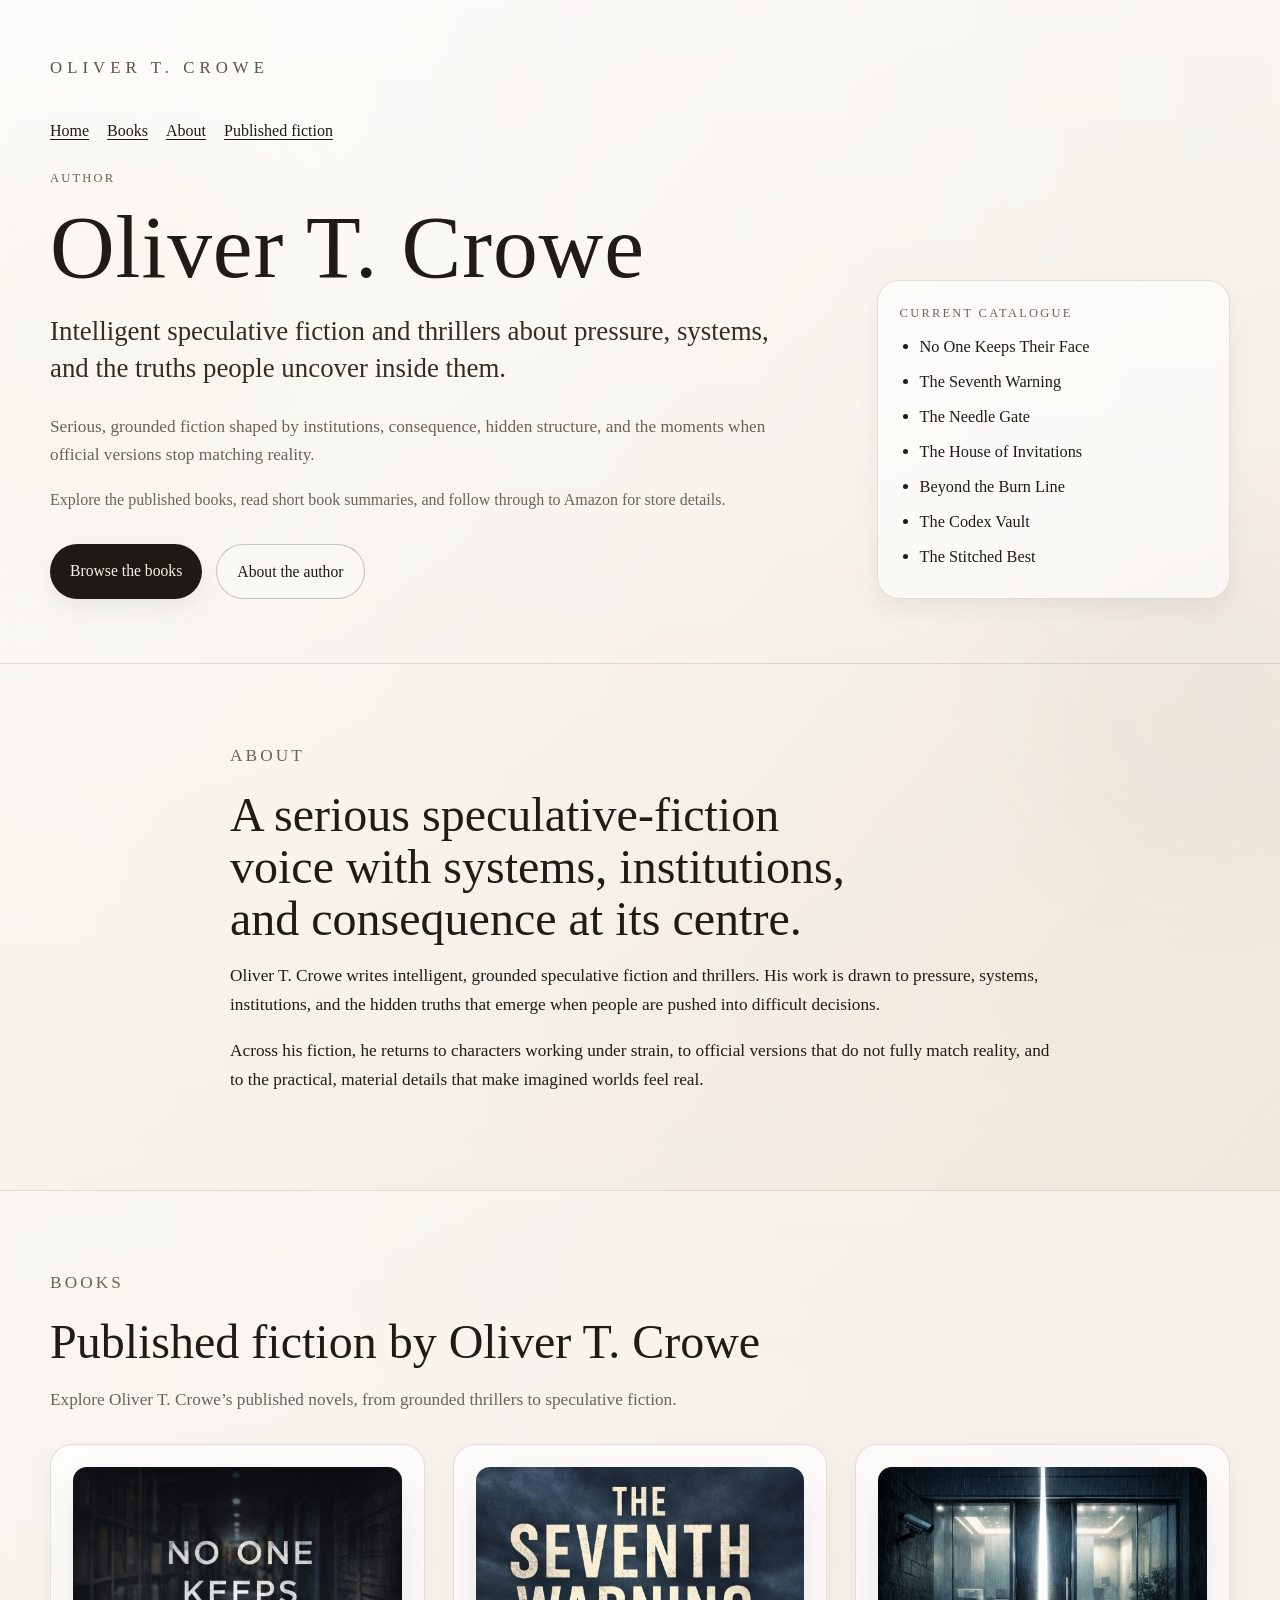
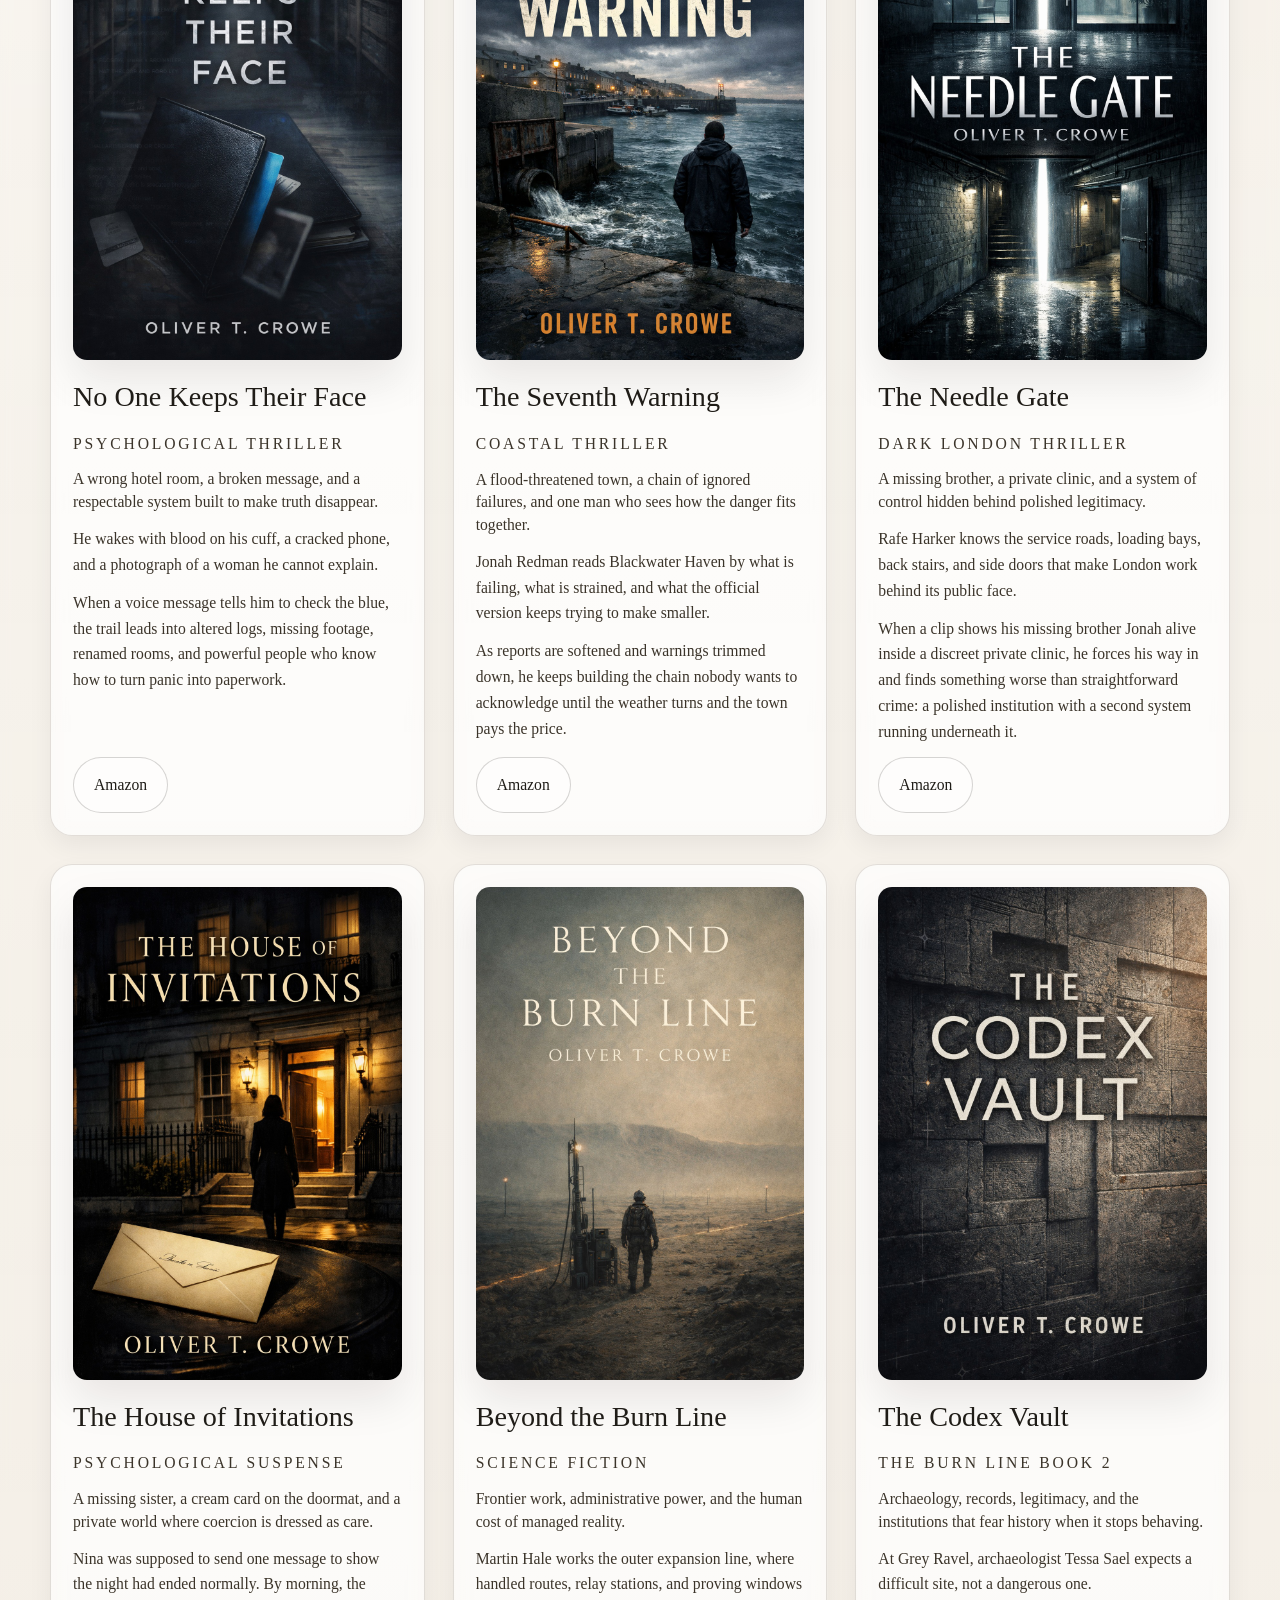
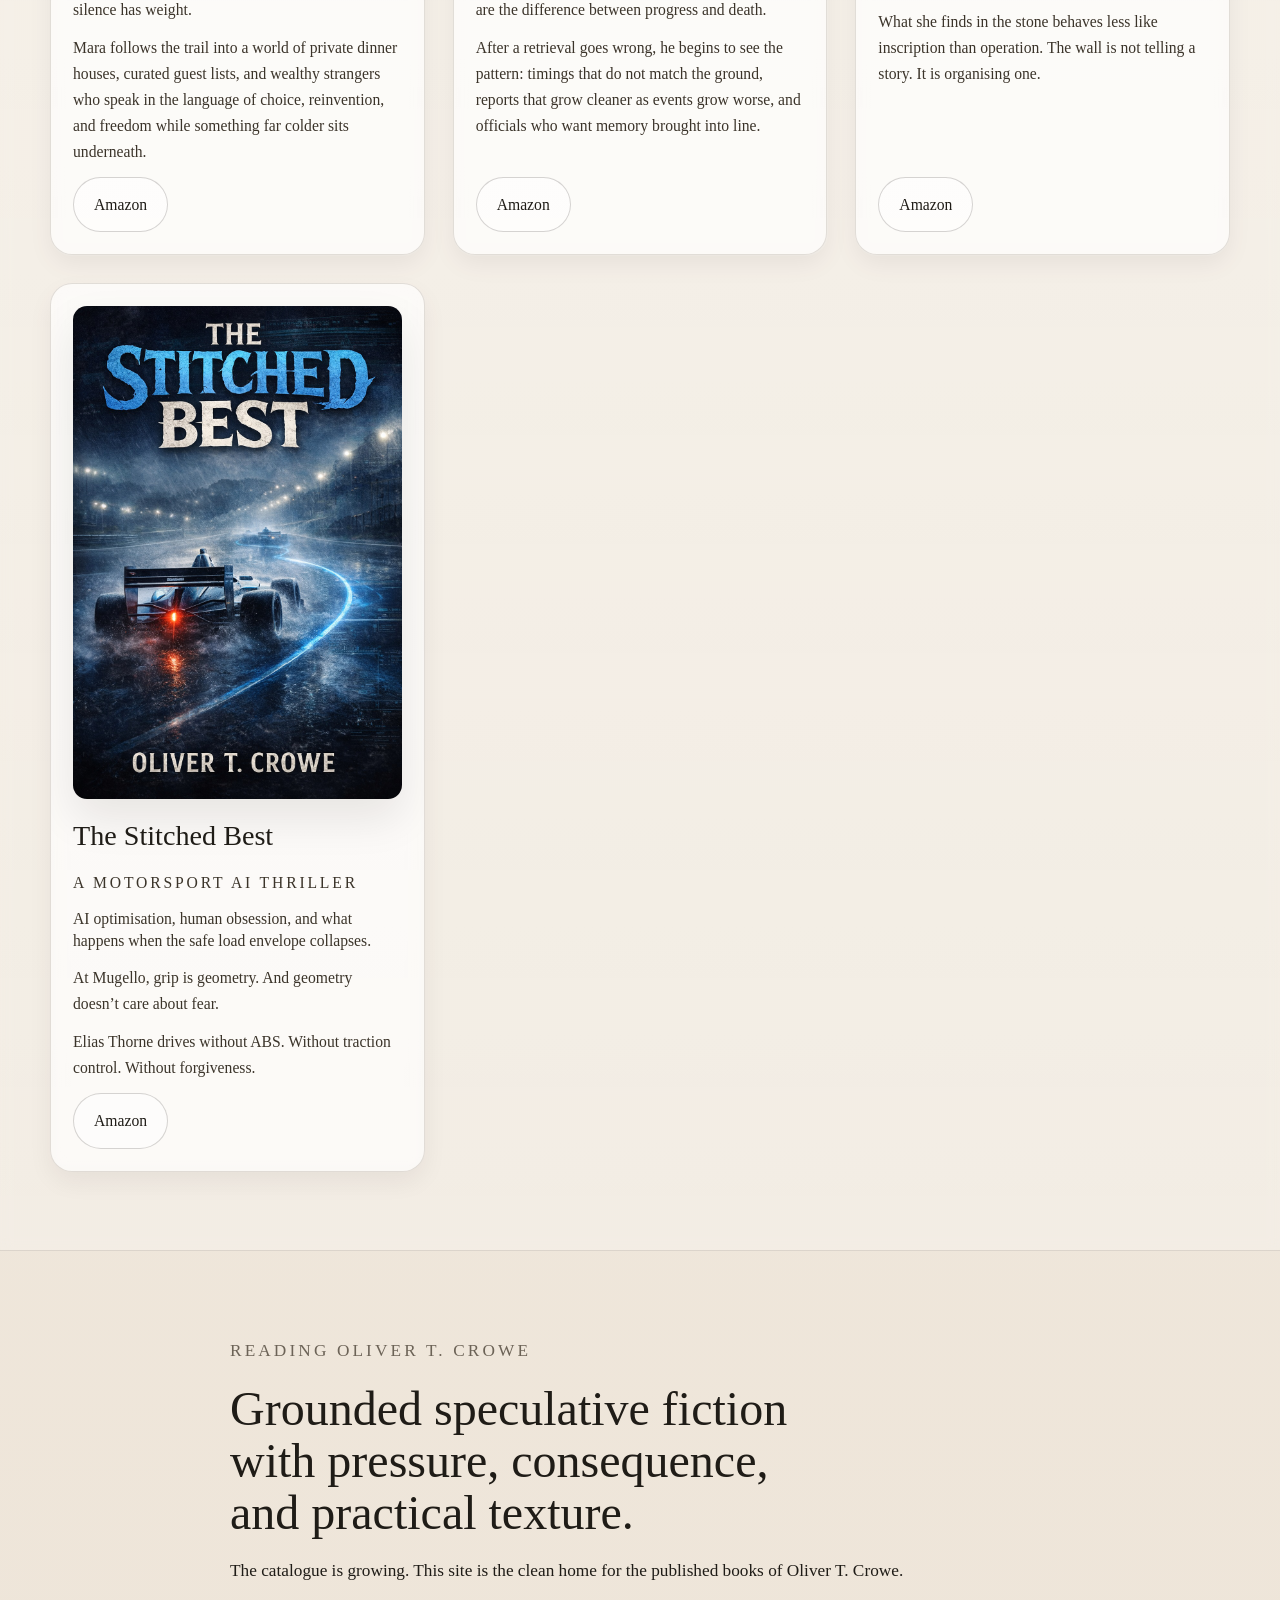
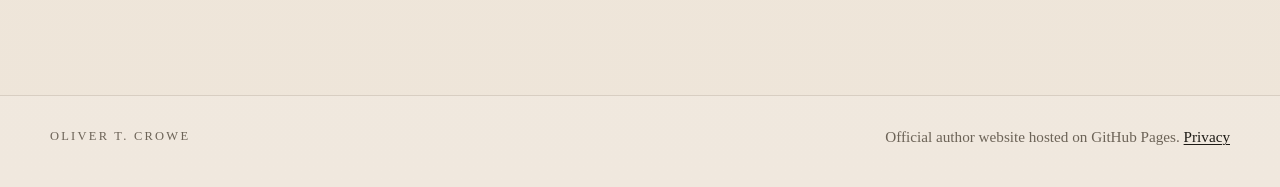
<file: index.html>
<!DOCTYPE html>
<html lang="en-GB">
<head>
  <meta charset="UTF-8">
  <meta name="viewport" content="width=device-width, initial-scale=1.0">
  <title>Oliver T. Crowe | Official author website</title>
  <meta name="description" content="Official author website for Oliver T. Crowe, featuring speculative fiction and thrillers including No One Keeps Their Face, The Seventh Warning, The Needle Gate, The House of Invitations, Beyond the Burn Line, The Codex Vault, and The Stitched Best.">
  <meta name="author" content="Oliver T. Crowe">
  <meta name="robots" content="index, follow, max-image-preview:large">
  <meta name="theme-color" content="#f4efe6">
  <link rel="canonical" href="https://uthrofazeroth.github.io/">
  <link rel="icon" type="image/svg+xml" href="favicon.svg">
  <link rel="manifest" href="/site.webmanifest">
  <link rel="alternate" type="text/plain" href="/llms.txt" title="LLMs.txt">
  <link rel="alternate" type="text/plain" href="/llms-full.txt" title="LLMs full notes">
  <meta name="format-detection" content="telephone=no">
  <link rel="shortcut icon" href="favicon.svg">
  <meta property="og:type" content="website">
  <meta property="og:title" content="Oliver T. Crowe | Official Author Website">
  <meta property="og:description" content="Speculative fiction and thrillers shaped by pressure, systems, institutions, and the truths people uncover inside them.">
  <meta property="og:url" content="https://uthrofazeroth.github.io/">
  <meta property="og:site_name" content="Oliver T. Crowe">
  <meta property="og:image" content="https://uthrofazeroth.github.io/No%20one%20keeps%20their%20face%20ebook%20cover.jpg">
  <meta property="og:image:alt" content="No One Keeps Their Face cover by Oliver T. Crowe">
  <meta property="og:locale" content="en_GB">
  <meta name="twitter:card" content="summary_large_image">
  <meta name="twitter:title" content="Oliver T. Crowe | Official Author Website">
  <meta name="twitter:description" content="Official author website for Oliver T. Crowe and his published books, including No One Keeps Their Face.">
  <meta name="twitter:image" content="https://uthrofazeroth.github.io/No%20one%20keeps%20their%20face%20ebook%20cover.jpg">
  <meta name="twitter:image:alt" content="No One Keeps Their Face cover by Oliver T. Crowe">
  <link rel="stylesheet" href="style.css">
  <script type="application/ld+json">
{
  "@context": "https://schema.org",
  "@graph": [
    {
      "@type": "WebSite",
      "@id": "https://uthrofazeroth.github.io/#website",
      "url": "https://uthrofazeroth.github.io/",
      "name": "Oliver T. Crowe",
      "description": "Official author website for Oliver T. Crowe.",
      "inLanguage": "en-GB",
      "publisher": {
        "@id": "https://uthrofazeroth.github.io/#person"
      },
      "potentialAction": {
        "@type": "SearchAction",
        "target": "https://uthrofazeroth.github.io/books/",
        "query-input": "required name=search_term_string"
      },
      "hasPart": [
        {
          "@id": "https://uthrofazeroth.github.io/books/#webpage"
        },
        {
          "@id": "https://uthrofazeroth.github.io/books/the-seventh-warning.html#book"
        },
        {
          "@id": "https://uthrofazeroth.github.io/books/no-one-keeps-their-face.html#book"
        },
        {
          "@id": "https://uthrofazeroth.github.io/about/#webpage"
        },
        {
          "@id": "https://uthrofazeroth.github.io/privacy/#webpage"
        }
      ]
    },
    {
      "@type": "WebPage",
      "@id": "https://uthrofazeroth.github.io/#webpage",
      "url": "https://uthrofazeroth.github.io/",
      "name": "Oliver T. Crowe | Official Author Website",
      "isPartOf": {
        "@id": "https://uthrofazeroth.github.io/#website"
      },
      "about": {
        "@id": "https://uthrofazeroth.github.io/#person"
      },
      "description": "Official author website for Oliver T. Crowe and his published books, including No One Keeps Their Face.",
      "inLanguage": "en-GB",
      "primaryImageOfPage": {
        "@type": "ImageObject",
        "url": "https://uthrofazeroth.github.io/No%20one%20keeps%20their%20face%20ebook%20cover.jpg"
      },
      "breadcrumb": {
        "@id": "https://uthrofazeroth.github.io/#breadcrumb"
      },
      "mainEntity": {
        "@id": "https://uthrofazeroth.github.io/#person"
      }
    },
    {
      "@type": "BreadcrumbList",
      "@id": "https://uthrofazeroth.github.io/#breadcrumb",
      "itemListElement": [
        {
          "@type": "ListItem",
          "position": 1,
          "name": "Home",
          "item": "https://uthrofazeroth.github.io/"
        }
      ]
    },
    {
      "@type": "Person",
      "@id": "https://uthrofazeroth.github.io/#person",
      "name": "Oliver T. Crowe",
      "url": "https://uthrofazeroth.github.io/",
      "mainEntityOfPage": "https://uthrofazeroth.github.io/about/",
      "description": "Oliver T. Crowe writes intelligent speculative fiction about pressure, systems, institutions, and the truths people uncover inside them.",
      "jobTitle": "Author",
      "knowsAbout": [
        "Speculative fiction",
        "Science fiction",
        "Thriller fiction",
        "Systems",
        "Institutions",
        "Consequence"
      ],
      "subjectOf": [
        {
          "@id": "https://uthrofazeroth.github.io/books/no-one-keeps-their-face.html#book"
        },
        {
          "@id": "https://uthrofazeroth.github.io/books/the-needle-gate.html#book"
        },
        {
          "@id": "https://uthrofazeroth.github.io/books/the-house-of-invitations.html#book"
        },
        {
          "@id": "https://uthrofazeroth.github.io/books/beyond-the-burn-line.html#book"
        },
        {
          "@id": "https://uthrofazeroth.github.io/books/the-codex-vault.html#book"
        },
        {
          "@id": "https://uthrofazeroth.github.io/books/the-stitched-best.html#book"
        }
      ]
    },
    {
      "@type": "CollectionPage",
      "@id": "https://uthrofazeroth.github.io/books/#webpage",
      "url": "https://uthrofazeroth.github.io/books/",
      "name": "Books by Oliver T. Crowe",
      "isPartOf": {
        "@id": "https://uthrofazeroth.github.io/#website"
      },
      "about": {
        "@id": "https://uthrofazeroth.github.io/#person"
      },
      "mainEntity": {
        "@id": "https://uthrofazeroth.github.io/books/#itemlist"
      }
    },
    {
      "@type": "BookSeries",
      "@id": "https://uthrofazeroth.github.io/books/the-burn-line-series#series",
      "name": "The Burn Line",
      "url": "https://uthrofazeroth.github.io/books/",
      "author": {
        "@id": "https://uthrofazeroth.github.io/#person"
      },
      "hasPart": [
        {
          "@id": "https://uthrofazeroth.github.io/books/beyond-the-burn-line.html#book"
        },
        {
          "@id": "https://uthrofazeroth.github.io/books/the-codex-vault.html#book"
        }
      ]
    },
    {
      "@type": "Book",
      "@id": "https://uthrofazeroth.github.io/books/no-one-keeps-their-face.html#book",
      "name": "No One Keeps Their Face",
      "url": "https://uthrofazeroth.github.io/books/no-one-keeps-their-face.html",
      "image": "https://uthrofazeroth.github.io/No%20one%20keeps%20their%20face%20ebook%20cover.jpg",
      "author": {
        "@id": "https://uthrofazeroth.github.io/#person"
      },
      "genre": "Psychological thriller",
      "description": "A dark, precise psychological thriller about memory, complicity, and the systems that teach ordinary people to look away.",
      "sameAs": "https://www.amazon.com/dp/B0GX34KJSB"
    },
    {
      "@type": "Book",
      "@id": "https://uthrofazeroth.github.io/books/the-seventh-warning.html#book",
      "name": "The Seventh Warning",
      "url": "https://uthrofazeroth.github.io/books/the-seventh-warning.html",
      "image": "https://uthrofazeroth.github.io/The%20Seventh%20Warning%20ebook%20cover.jpg",
      "author": {
        "@id": "https://uthrofazeroth.github.io/#person"
      },
      "genre": "Coastal thriller",
      "description": "A coastal thriller about flood risk, deferred maintenance, and the quiet chain of failures behind a town's disaster.",
      "sameAs": "https://www.amazon.com/dp/B0GX2N6X4Q"
    },
    {
      "@type": "Book",
      "@id": "https://uthrofazeroth.github.io/books/the-needle-gate.html#book",
      "name": "The Needle Gate",
      "url": "https://uthrofazeroth.github.io/books/the-needle-gate.html",
      "image": "https://uthrofazeroth.github.io/The%20needle%20gate%20ebook%20cover.jpg",
      "author": {
        "@id": "https://uthrofazeroth.github.io/#person"
      },
      "genre": "Psychological thriller",
      "description": "A dark, high-pressure London thriller about a missing brother, a private clinic, and the hidden machinery beneath institutional legitimacy.",
      "sameAs": "https://www.amazon.com/dp/B0GGXDFTF4"
    },
    {
      "@type": "Book",
      "@id": "https://uthrofazeroth.github.io/books/the-house-of-invitations.html#book",
      "name": "The House of Invitations",
      "url": "https://uthrofazeroth.github.io/books/the-house-of-invitations.html",
      "image": "https://uthrofazeroth.github.io/The%20House%20of%20Invitations%20ebook%20cover.jpg",
      "author": {
        "@id": "https://uthrofazeroth.github.io/#person"
      },
      "genre": "Psychological suspense",
      "description": "An atmospheric psychological suspense novel about a missing sister, private dinner houses, and the terrifying civility of power.",
      "sameAs": "https://www.amazon.com/dp/B0GWW9QGTK"
    },
    {
      "@type": "Book",
      "@id": "https://uthrofazeroth.github.io/books/beyond-the-burn-line.html#book",
      "name": "Beyond the Burn Line",
      "url": "https://uthrofazeroth.github.io/books/beyond-the-burn-line.html",
      "image": "https://uthrofazeroth.github.io/BtBL%20Ebook%20Cover.jpg",
      "author": {
        "@id": "https://uthrofazeroth.github.io/#person"
      },
      "genre": "Science fiction",
      "description": "A serious, immersive science-fiction novel about frontier work, administrative power, and the human cost of managed reality.",
      "sameAs": "https://www.amazon.co.uk/dp/B0GTBZLSK6",
      "isPartOf": {
        "@id": "https://uthrofazeroth.github.io/books/the-burn-line-series#series"
      },
      "position": 1
    },
    {
      "@type": "Book",
      "@id": "https://uthrofazeroth.github.io/books/the-codex-vault.html#book",
      "name": "The Codex Vault",
      "url": "https://uthrofazeroth.github.io/books/the-codex-vault.html",
      "image": "https://uthrofazeroth.github.io/TCV%20ebook%20cover.jpg",
      "author": {
        "@id": "https://uthrofazeroth.github.io/#person"
      },
      "genre": "Science-fiction thriller",
      "description": "A serious, atmospheric science-fiction thriller about archaeology, records, legitimacy, and the institutions that fear history when it stops behaving.",
      "sameAs": "https://www.amazon.co.uk/dp/B0GTBMP11F",
      "isPartOf": {
        "@id": "https://uthrofazeroth.github.io/books/the-burn-line-series#series"
      },
      "position": 2
    },
    {
      "@type": "Book",
      "@id": "https://uthrofazeroth.github.io/books/the-stitched-best.html#book",
      "name": "The Stitched Best",
      "url": "https://uthrofazeroth.github.io/books/the-stitched-best.html",
      "image": "https://uthrofazeroth.github.io/The%20Stitched%20Best.jpg",
      "author": {
        "@id": "https://uthrofazeroth.github.io/#person"
      },
      "genre": "Motorsport thriller",
      "description": "A high-intensity motorsport thriller about AI optimisation, human obsession, and what happens when the safe load envelope collapses.",
      "sameAs": "https://www.amazon.co.uk/dp/B0GPY3HT6G"
    },
    {
      "@type": "ItemList",
      "@id": "https://uthrofazeroth.github.io/books/#itemlist",
      "name": "Published books by Oliver T. Crowe",
      "itemListOrder": "https://schema.org/ItemListUnordered",
      "numberOfItems": 7,
      "itemListElement": [
        {
          "@type": "ListItem",
          "position": 1,
          "item": {
            "@id": "https://uthrofazeroth.github.io/books/no-one-keeps-their-face.html#book"
          }
        },
        {
          "@type": "ListItem",
          "position": 2,
          "item": {
            "@id": "https://uthrofazeroth.github.io/books/the-seventh-warning.html#book"
          }
        },
        {
          "@type": "ListItem",
          "position": 3,
          "item": {
            "@id": "https://uthrofazeroth.github.io/books/the-needle-gate.html#book"
          }
        },
        {
          "@type": "ListItem",
          "position": 4,
          "item": {
            "@id": "https://uthrofazeroth.github.io/books/the-house-of-invitations.html#book"
          }
        },
        {
          "@type": "ListItem",
          "position": 5,
          "item": {
            "@id": "https://uthrofazeroth.github.io/books/beyond-the-burn-line.html#book"
          }
        },
        {
          "@type": "ListItem",
          "position": 6,
          "item": {
            "@id": "https://uthrofazeroth.github.io/books/the-codex-vault.html#book"
          }
        },
        {
          "@type": "ListItem",
          "position": 7,
          "item": {
            "@id": "https://uthrofazeroth.github.io/books/the-stitched-best.html#book"
          }
        }
      ]
    }
  ]
}
  </script>
</head>
<body>
  <div class="background-glow background-glow-one"></div>
  <div class="background-glow background-glow-two"></div>

  <header class="site-header">
    <div class="wrap">
      <div class="top-mark">
        <p class="top-mark-name">Oliver T. Crowe</p>
      </div>

      <nav class="site-nav" aria-label="Primary navigation">
        <ul>
          <li><a href="/">Home</a></li>
          <li><a href="/books/">Books</a></li>
          <li><a href="#about">About</a></li>
          <li><a href="#books">Published fiction</a></li>
        </ul>
      </nav>
      <link itemprop="significantLink" href="/about/">
      <link itemprop="significantLink" href="/privacy/">

      <div class="hero-grid">
        <div class="hero-copy">
          <p class="hero-kicker">Author</p>
          <h1>Oliver T. Crowe</h1>
          <p class="hero-subtitle">
            Intelligent speculative fiction and thrillers about pressure, systems, and the truths people uncover inside them.
          </p>
          <p class="lead">
            Serious, grounded fiction shaped by institutions, consequence, hidden structure, and the moments when official versions stop matching reality.
          </p>
          <p class="hero-note">
            Explore the published books, read short book summaries, and follow through to Amazon for store details.
          </p>
          <div class="hero-actions">
            <a class="button button-solid" href="/books/">Browse the books</a>
            <a class="button button-ghost" href="#about">About the author</a>
          </div>
        </div>

        <aside class="hero-panel">
          <p class="hero-panel-label">Current catalogue</p>
          <ul class="hero-list">
            <li><a class="book-title-link" href="/books/no-one-keeps-their-face.html">No One Keeps Their Face</a></li>
            <li><a class="book-title-link" href="/books/the-seventh-warning.html">The Seventh Warning</a></li>
            <li><a class="book-title-link" href="/books/the-needle-gate.html">The Needle Gate</a></li>
            <li><a class="book-title-link" href="/books/the-house-of-invitations.html">The House of Invitations</a></li>
            <li><a class="book-title-link" href="/books/beyond-the-burn-line.html">Beyond the Burn Line</a></li>
            <li><a class="book-title-link" href="/books/the-codex-vault.html">The Codex Vault</a></li>
            <li><a class="book-title-link" href="/books/the-stitched-best.html">The Stitched Best</a></li>
          </ul>
        </aside>
      </div>
    </div>
  </header>

  <main>
    <section id="about" class="section">
      <div class="wrap narrow">
        <p class="section-label">About</p>
        <h2>A serious speculative-fiction voice with systems, institutions, and consequence at its centre.</h2>
        <p>
          Oliver T. Crowe writes intelligent, grounded speculative fiction and thrillers. His work is drawn to pressure, systems, institutions, and the hidden truths that emerge when people are pushed into difficult decisions.
        </p>
        <p>
          Across his fiction, he returns to characters working under strain, to official versions that do not fully match reality, and to the practical, material details that make imagined worlds feel real.
        </p>
      </div>
    </section>

    <section id="books" class="section section-books">
      <div class="wrap">
        <div class="section-heading">
          <div>
            <p class="section-label">Books</p>
            <h2>Published fiction by Oliver T. Crowe</h2>
            <p class="page-intro">Explore Oliver T. Crowe’s published novels, from grounded thrillers to speculative fiction.</p>
          </div>
        </div>

        <div class="book-grid">
          <article class="book-card">
            <div class="cover-wrap">
              <a class="cover-link" href="/books/no-one-keeps-their-face.html"><img src="No one keeps their face ebook cover.jpg" alt="No One Keeps Their Face book cover"></a>
            </div>
            <div class="book-copy">
              <h3><a href="/books/no-one-keeps-their-face.html">No One Keeps Their Face</a></h3>
              <p class="book-meta">Psychological thriller</p>
              <p class="book-hook">A wrong hotel room, a broken message, and a respectable system built to make truth disappear.</p>
              <p>He wakes with blood on his cuff, a cracked phone, and a photograph of a woman he cannot explain.</p>
              <p>When a voice message tells him to check the blue, the trail leads into altered logs, missing footage, renamed rooms, and powerful people who know how to turn panic into paperwork.</p>
              <div class="book-actions">
                <a class="button button-secondary" href="https://www.amazon.com/dp/B0GX34KJSB" target="_blank" rel="noopener noreferrer">Amazon</a>
              </div>
            </div>
          </article>
          <article class="book-card">
            <div class="cover-wrap">
              <a class="cover-link" href="/books/the-seventh-warning.html"><img src="The Seventh Warning ebook cover.jpg" alt="The Seventh Warning book cover"></a>
            </div>
            <div class="book-copy">
              <h3><a href="/books/the-seventh-warning.html">The Seventh Warning</a></h3>
              <p class="book-meta">Coastal thriller</p>
              <p class="book-hook">A flood-threatened town, a chain of ignored failures, and one man who sees how the danger fits together.</p>
              <p>Jonah Redman reads Blackwater Haven by what is failing, what is strained, and what the official version keeps trying to make smaller.</p>
              <p>As reports are softened and warnings trimmed down, he keeps building the chain nobody wants to acknowledge until the weather turns and the town pays the price.</p>
              <div class="book-actions">
                <a class="button button-secondary" href="https://www.amazon.com/dp/B0GX2N6X4Q" target="_blank" rel="noopener noreferrer">Amazon</a>
              </div>
            </div>
          </article>
          <article class="book-card">
            <div class="cover-wrap">
              <a class="cover-link" href="/books/the-needle-gate.html"><img src="The needle gate ebook cover.jpg" alt="The Needle Gate book cover"></a>
            </div>
            <div class="book-copy">
              <h3><a href="/books/the-needle-gate.html">The Needle Gate</a></h3>
              <p class="book-meta">Dark London thriller</p>
              <p class="book-hook">A missing brother, a private clinic, and a system of control hidden behind polished legitimacy.</p>
              <p>Rafe Harker knows the service roads, loading bays, back stairs, and side doors that make London work behind its public face.</p>
              <p>When a clip shows his missing brother Jonah alive inside a discreet private clinic, he forces his way in and finds something worse than straightforward crime: a polished institution with a second system running underneath it.</p>
              <div class="book-actions">
                <a class="button button-secondary" href="https://www.amazon.com/dp/B0GGXDFTF4" target="_blank" rel="noopener noreferrer">Amazon</a>
              </div>
            </div>
          </article>
          <article class="book-card">
            <div class="cover-wrap">
              <a class="cover-link" href="/books/the-house-of-invitations.html"><img src="The House of Invitations ebook cover.jpg" alt="The House of Invitations book cover"></a>
            </div>
            <div class="book-copy">
              <h3><a href="/books/the-house-of-invitations.html">The House of Invitations</a></h3>
              <p class="book-meta">Psychological suspense</p>
              <p class="book-hook">A missing sister, a cream card on the doormat, and a private world where coercion is dressed as care.</p>
              <p>Nina was supposed to send one message to show the night had ended normally. By morning, the silence has weight.</p>
              <p>Mara follows the trail into a world of private dinner houses, curated guest lists, and wealthy strangers who speak in the language of choice, reinvention, and freedom while something far colder sits underneath.</p>
              <div class="book-actions">
                <a class="button button-secondary" href="https://www.amazon.com/dp/B0GWW9QGTK" target="_blank" rel="noopener noreferrer">Amazon</a>
              </div>
            </div>
          </article>
          <article class="book-card">
            <div class="cover-wrap">
              <a class="cover-link" href="/books/beyond-the-burn-line.html"><img src="BtBL Ebook Cover.jpg" alt="Beyond the Burn Line book cover"></a>
            </div>
            <div class="book-copy">
              <h3><a href="/books/beyond-the-burn-line.html">Beyond the Burn Line</a></h3>
              <p class="book-meta">Science fiction</p>
              <p class="book-hook">Frontier work, administrative power, and the human cost of managed reality.</p>
              <p>Martin Hale works the outer expansion line, where handled routes, relay stations, and proving windows are the difference between progress and death.</p>
              <p>After a retrieval goes wrong, he begins to see the pattern: timings that do not match the ground, reports that grow cleaner as events grow worse, and officials who want memory brought into line.</p>
              <div class="book-actions">
                <a class="button button-secondary" href="https://www.amazon.co.uk/dp/B0GTBZLSK6" target="_blank" rel="noopener noreferrer">Amazon</a>
              </div>
            </div>
          </article>
          <article class="book-card">
            <div class="cover-wrap">
              <a class="cover-link" href="/books/the-codex-vault.html"><img src="TCV ebook cover.jpg" alt="The Codex Vault book cover"></a>
            </div>
            <div class="book-copy">
              <h3><a href="/books/the-codex-vault.html">The Codex Vault</a></h3>
              <p class="book-meta">The Burn Line Book 2</p>
              <p class="book-hook">Archaeology, records, legitimacy, and the institutions that fear history when it stops behaving.</p>
              <p>At Grey Ravel, archaeologist Tessa Sael expects a difficult site, not a dangerous one.</p>
              <p>What she finds in the stone behaves less like inscription than operation. The wall is not telling a story. It is organising one.</p>
              <div class="book-actions">
                <a class="button button-secondary" href="https://www.amazon.co.uk/dp/B0GTBMP11F" target="_blank" rel="noopener noreferrer">Amazon</a>
              </div>
            </div>
          </article>
          <article class="book-card">
            <div class="cover-wrap">
              <a class="cover-link" href="/books/the-stitched-best.html"><img src="The Stitched Best.jpg" alt="The Stitched Best book cover"></a>
            </div>
            <div class="book-copy">
              <h3><a href="/books/the-stitched-best.html">The Stitched Best</a></h3>
              <p class="book-meta">A motorsport AI thriller</p>
              <p class="book-hook">AI optimisation, human obsession, and what happens when the safe load envelope collapses.</p>
              <p>At Mugello, grip is geometry. And geometry doesn’t care about fear.</p>
              <p>Elias Thorne drives without ABS. Without traction control. Without forgiveness.</p>
              <div class="book-actions">
                <a class="button button-secondary" href="https://www.amazon.co.uk/dp/B0GPY3HT6G" target="_blank" rel="noopener noreferrer">Amazon</a>
              </div>
            </div>
          </article>
        </div>
      </div>
    </section>

    <section class="section section-closing">
      <div class="wrap narrow">
        <p class="section-label">Reading Oliver T. Crowe</p>
        <h2>Grounded speculative fiction with pressure, consequence, and practical texture.</h2>
        <p>
          The catalogue is growing. This site is the clean home for the published books of Oliver T. Crowe.
        </p>
      </div>
    </section>
  </main>

  <footer class="site-footer">
    <div class="wrap footer-inner">
      <p class="footer-name">Oliver T. Crowe</p>
      <p class="footer-note">Official author website hosted on GitHub Pages. <a class="text-link" href="/privacy/">Privacy</a></p>
    </div>
  </footer>
</body>
</html>
</file>
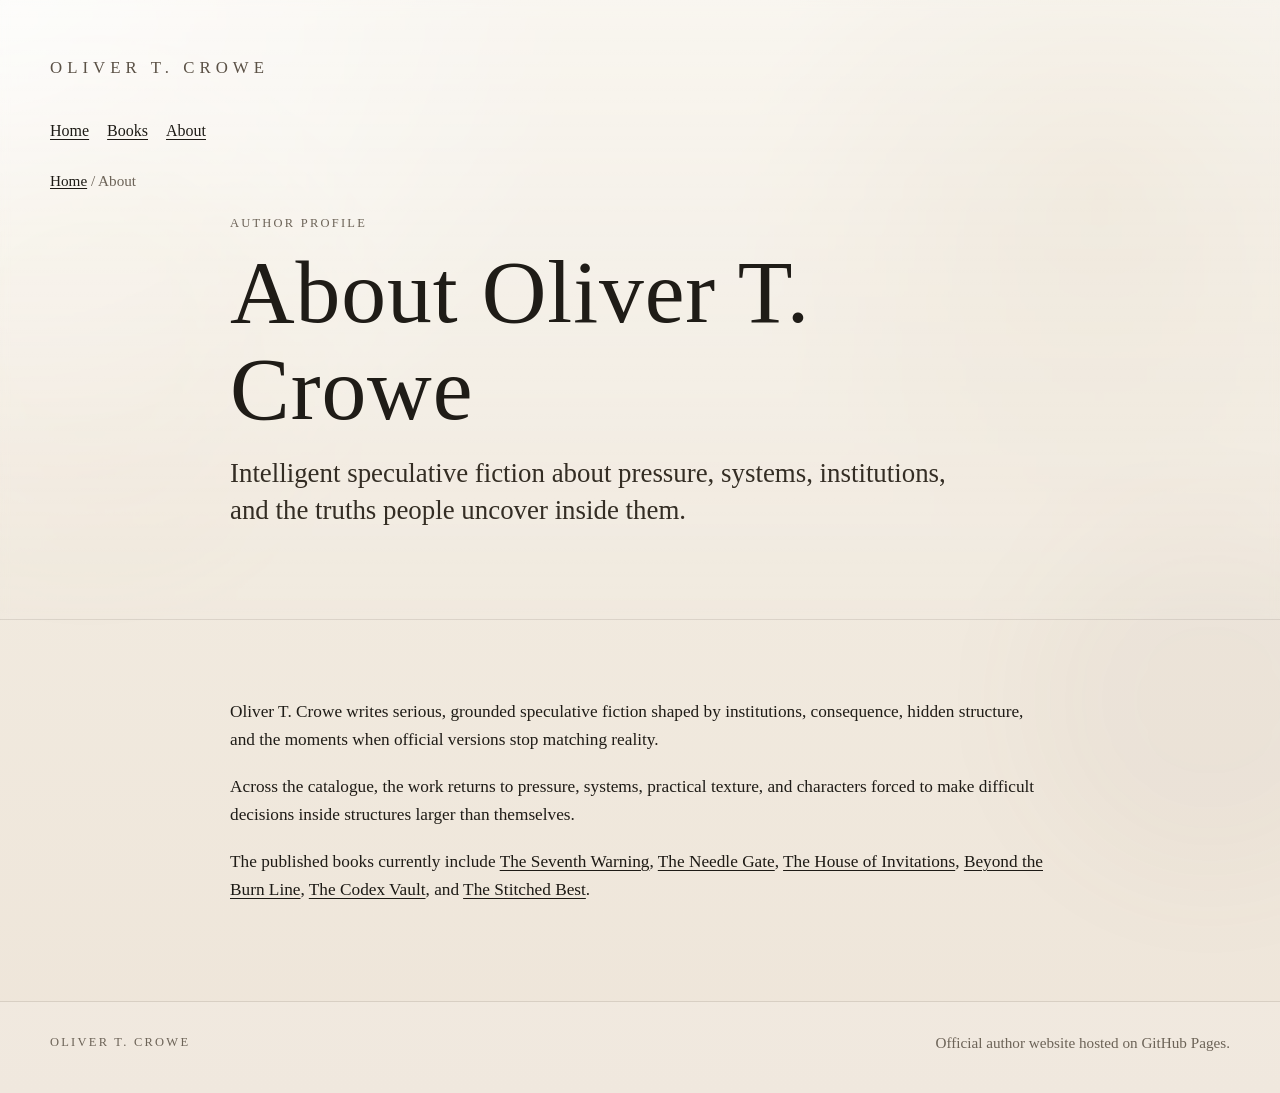
<file: about/index.html>
<!DOCTYPE html>
<html lang="en-GB">
<head>
  <meta charset="UTF-8">
  <meta name="viewport" content="width=device-width, initial-scale=1.0">
  <title>About Oliver T. Crowe</title>
  <meta name="description" content="About Oliver T. Crowe, author of intelligent speculative fiction and thrillers including The Seventh Warning, Beyond the Burn Line, The Codex Vault, and The Stitched Best.">
  <meta name="author" content="Oliver T. Crowe">
  <meta name="robots" content="index, follow, max-image-preview:large">
  <link rel="canonical" href="https://uthrofazeroth.github.io/about/">
  <link rel="icon" type="image/svg+xml" href="../favicon.svg">
  <link rel="manifest" href="/site.webmanifest">
  <link rel="alternate" type="text/plain" href="/llms.txt" title="LLMs.txt">
  <link rel="alternate" type="text/plain" href="/llms-full.txt" title="LLMs full notes">
  <meta name="format-detection" content="telephone=no">
  <meta property="og:type" content="profile">
  <meta property="og:title" content="About Oliver T. Crowe">
  <meta property="og:description" content="Official author profile page for Oliver T. Crowe.">
  <meta property="og:url" content="https://uthrofazeroth.github.io/about/">
  <meta property="og:site_name" content="Oliver T. Crowe">
  <meta property="og:locale" content="en_GB">
  <meta property="og:image" content="https://uthrofazeroth.github.io/The%20Seventh%20Warning%20ebook%20cover.jpg">
  <meta name="twitter:card" content="summary_large_image">
  <meta name="twitter:title" content="About Oliver T. Crowe">
  <meta name="twitter:description" content="Official author profile page for Oliver T. Crowe.">
  <meta name="twitter:image" content="https://uthrofazeroth.github.io/The%20Seventh%20Warning%20ebook%20cover.jpg">
  <link rel="stylesheet" href="../style.css">
  <script type="application/ld+json">
  {
    "@context": "https://schema.org",
    "@graph": [
      {
        "@type": "WebSite",
        "@id": "https://uthrofazeroth.github.io/#website",
        "url": "https://uthrofazeroth.github.io/",
        "name": "Oliver T. Crowe",
        "inLanguage": "en-GB"
      },
      {
        "@type": "Person",
        "@id": "https://uthrofazeroth.github.io/#person",
        "name": "Oliver T. Crowe",
        "url": "https://uthrofazeroth.github.io/",
        "description": "Oliver T. Crowe writes intelligent speculative fiction about pressure, systems, institutions, and the truths people uncover inside them.",
        "jobTitle": "Author",
        "knowsAbout": ["Speculative fiction", "Science fiction", "Thriller fiction", "Systems", "Institutions", "Consequence"]
      },
      {
        "@type": "ItemList",
        "@id": "https://uthrofazeroth.github.io/about/#bibliography",
        "name": "Selected bibliography",
        "numberOfItems": 4,
        "itemListElement": [
          {"@type": "ListItem", "position": 1, "url": "https://uthrofazeroth.github.io/books/the-seventh-warning.html", "name": "The Seventh Warning"},
          {"@type": "ListItem", "position": 2, "url": "https://uthrofazeroth.github.io/books/beyond-the-burn-line.html", "name": "Beyond the Burn Line"},
          {"@type": "ListItem", "position": 3, "url": "https://uthrofazeroth.github.io/books/the-codex-vault.html", "name": "The Codex Vault"},
          {"@type": "ListItem", "position": 4, "url": "https://uthrofazeroth.github.io/books/the-stitched-best.html", "name": "The Stitched Best"}
        ]
      },
      {
        "@type": "AboutPage",
        "@id": "https://uthrofazeroth.github.io/about/#webpage",
        "url": "https://uthrofazeroth.github.io/about/",
        "name": "About Oliver T. Crowe",
        "isPartOf": {"@id": "https://uthrofazeroth.github.io/#website"},
        "about": {"@id": "https://uthrofazeroth.github.io/#person"},
        "description": "Official author profile page for Oliver T. Crowe.",
        "breadcrumb": {"@id": "https://uthrofazeroth.github.io/about/#breadcrumb"},
        "mainEntity": {"@id": "https://uthrofazeroth.github.io/#person"},
        "mainEntityOfPage": {"@id": "https://uthrofazeroth.github.io/about/#webpage"}
      },
      {
        "@type": "BreadcrumbList",
        "@id": "https://uthrofazeroth.github.io/about/#breadcrumb",
        "itemListElement": [
          {"@type": "ListItem", "position": 1, "name": "Home", "item": "https://uthrofazeroth.github.io/"},
          {"@type": "ListItem", "position": 2, "name": "About", "item": "https://uthrofazeroth.github.io/about/"}
        ]
      }
    ]
  }
  </script>
</head>
<body>
  <div class="background-glow background-glow-one"></div>
  <div class="background-glow background-glow-two"></div>
  <header class="site-header">
    <div class="wrap">
      <div class="top-mark"><p class="top-mark-name">Oliver T. Crowe</p></div>
      <nav class="site-nav" aria-label="Primary navigation">
        <ul>
          <li><a href="/">Home</a></li>
          <li><a href="/books/">Books</a></li>
          <li><a href="/about/">About</a></li>
        </ul>
      </nav>
      <p class="breadcrumbs"><a class="text-link" href="/">Home</a> / About</p>
      <div class="wrap narrow" style="padding-left:0;padding-right:0;">
        <p class="hero-kicker">Author profile</p>
        <h1>About Oliver T. Crowe</h1>
        <p class="hero-subtitle">Intelligent speculative fiction about pressure, systems, institutions, and the truths people uncover inside them.</p>
      </div>
    </div>
  </header>
  <main>
    <section class="section">
      <div class="wrap narrow">
        <p>Oliver T. Crowe writes serious, grounded speculative fiction shaped by institutions, consequence, hidden structure, and the moments when official versions stop matching reality.</p>
        <p>Across the catalogue, the work returns to pressure, systems, practical texture, and characters forced to make difficult decisions inside structures larger than themselves.</p>
        <p>The published books currently include <a class="text-link" href="/books/the-seventh-warning.html">The Seventh Warning</a>, <a class="text-link" href="/books/the-needle-gate.html">The Needle Gate</a>, <a class="text-link" href="/books/the-house-of-invitations.html">The House of Invitations</a>, <a class="text-link" href="/books/beyond-the-burn-line.html">Beyond the Burn Line</a>, <a class="text-link" href="/books/the-codex-vault.html">The Codex Vault</a>, and <a class="text-link" href="/books/the-stitched-best.html">The Stitched Best</a>.</p>
      </div>
    </section>
  </main>
  <footer class="site-footer">
    <div class="wrap footer-inner">
      <p class="footer-name">Oliver T. Crowe</p>
      <p class="footer-note">Official author website hosted on GitHub Pages.</p>
    </div>
  </footer>
</body>
</html>
</file>
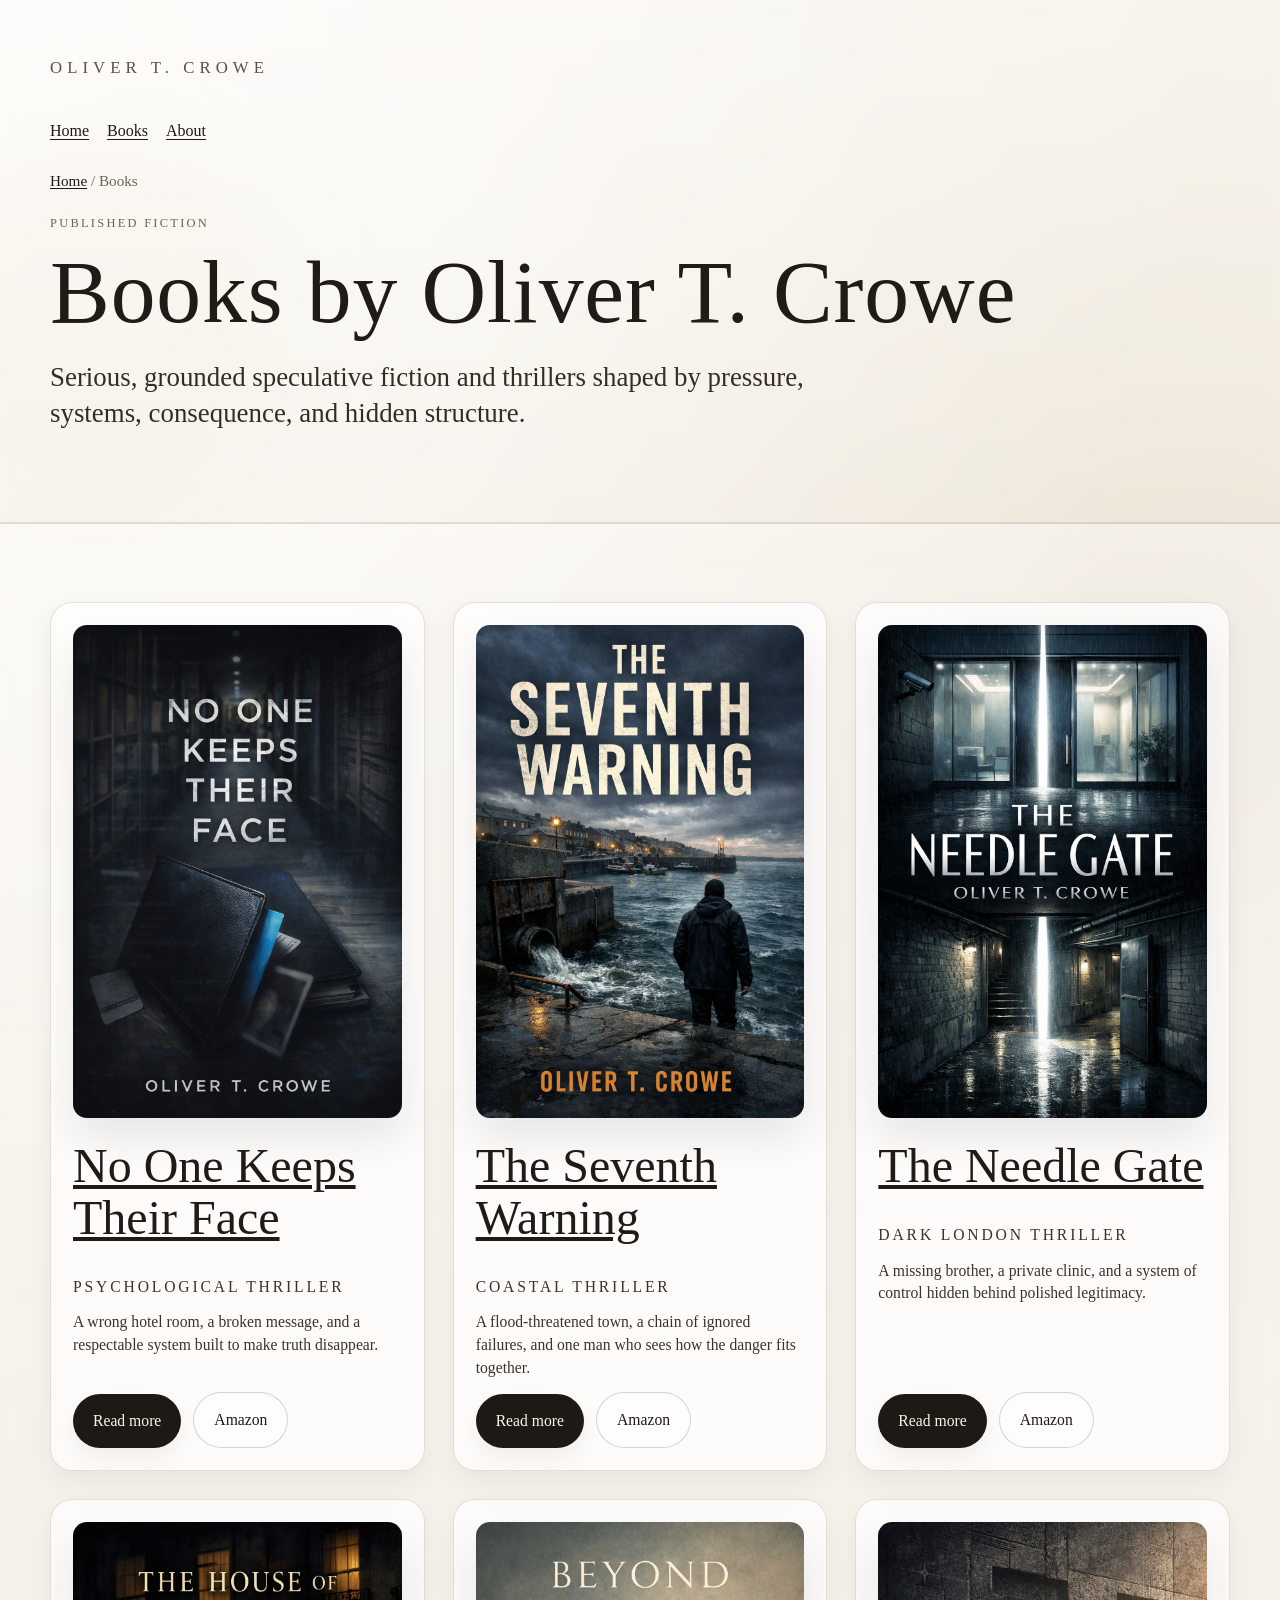
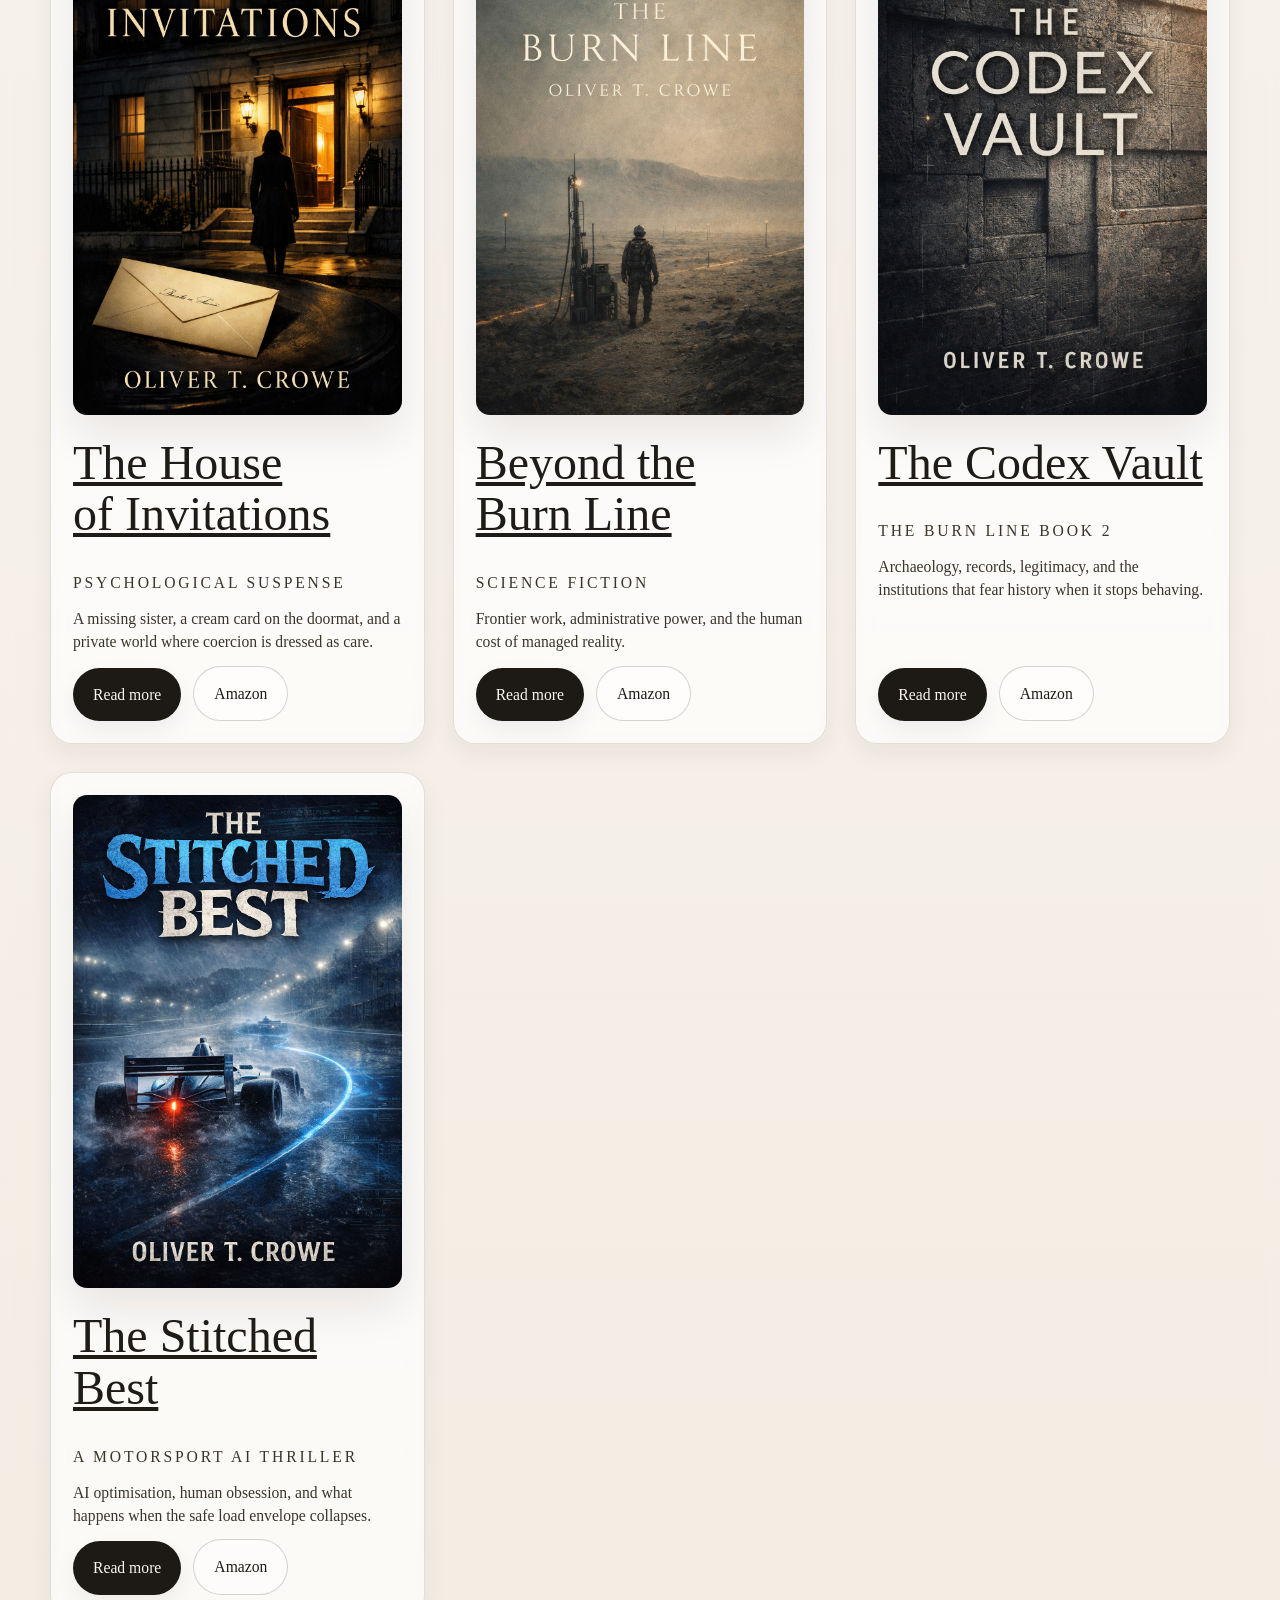
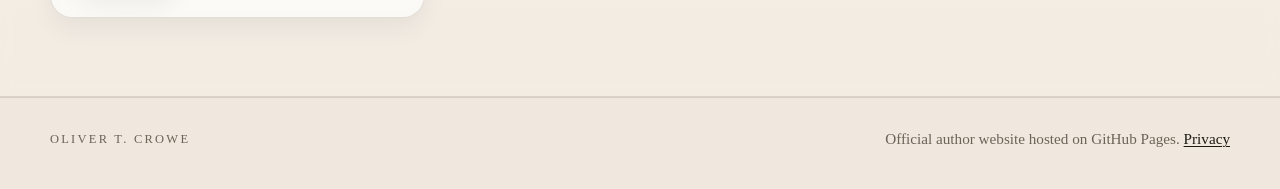
<file: books/index.html>
<!DOCTYPE html>
<html lang="en-GB">
<head>
  <meta charset="UTF-8">
  <meta name="viewport" content="width=device-width, initial-scale=1.0">
  <title>Books by Oliver T. Crowe</title>
  <meta name="description" content="Browse published books by Oliver T. Crowe, including No One Keeps Their Face, The Seventh Warning, The Needle Gate, The House of Invitations, Beyond the Burn Line, The Codex Vault, and The Stitched Best.">
  <meta name="author" content="Oliver T. Crowe">
  <meta name="robots" content="index, follow, max-image-preview:large">
  <link rel="canonical" href="https://uthrofazeroth.github.io/books/">
  <link rel="icon" type="image/svg+xml" href="../favicon.svg">
  <link rel="manifest" href="/site.webmanifest">
  <link rel="alternate" type="text/plain" href="/llms.txt" title="LLMs.txt">
  <link rel="alternate" type="text/plain" href="/llms-full.txt" title="LLMs full notes">
  <meta name="format-detection" content="telephone=no">
  <meta property="og:type" content="website">
  <meta property="og:title" content="Books by Oliver T. Crowe">
  <meta property="og:description" content="Browse published books by Oliver T. Crowe.">
  <meta property="og:url" content="https://uthrofazeroth.github.io/books/">
  <meta property="og:site_name" content="Oliver T. Crowe">
  <meta property="og:image" content="https://uthrofazeroth.github.io/No%20one%20keeps%20their%20face%20ebook%20cover.jpg">
  <meta property="og:image:alt" content="No One Keeps Their Face cover by Oliver T. Crowe">
  <meta property="og:locale" content="en_GB">
  <meta name="twitter:card" content="summary_large_image">
  <meta name="twitter:title" content="Books by Oliver T. Crowe">
  <meta name="twitter:description" content="Browse published books by Oliver T. Crowe.">
  <meta name="twitter:image" content="https://uthrofazeroth.github.io/No%20one%20keeps%20their%20face%20ebook%20cover.jpg">
  <meta name="twitter:image:alt" content="No One Keeps Their Face cover by Oliver T. Crowe">
  <link rel="stylesheet" href="../style.css">
  <script type="application/ld+json">
{
  "@context": "https://schema.org",
  "@graph": [
    {
      "@type": "WebSite",
      "@id": "https://uthrofazeroth.github.io/#website",
      "url": "https://uthrofazeroth.github.io/",
      "name": "Oliver T. Crowe",
      "inLanguage": "en-GB"
    },
    {
      "@type": "Person",
      "@id": "https://uthrofazeroth.github.io/#person",
      "name": "Oliver T. Crowe",
      "url": "https://uthrofazeroth.github.io/",
      "jobTitle": "Author"
    },
    {
      "@type": "CollectionPage",
      "@id": "https://uthrofazeroth.github.io/books/#webpage",
      "url": "https://uthrofazeroth.github.io/books/",
      "name": "Books by Oliver T. Crowe",
      "description": "Published fiction by Oliver T. Crowe.",
      "isPartOf": {
        "@id": "https://uthrofazeroth.github.io/#website"
      },
      "about": {
        "@id": "https://uthrofazeroth.github.io/#person"
      },
      "breadcrumb": {
        "@id": "https://uthrofazeroth.github.io/books/#breadcrumb"
      },
      "mainEntity": {
        "@id": "https://uthrofazeroth.github.io/books/#itemlist"
      }
    },
    {
      "@type": "BreadcrumbList",
      "@id": "https://uthrofazeroth.github.io/books/#breadcrumb",
      "itemListElement": [
        {
          "@type": "ListItem",
          "position": 1,
          "name": "Home",
          "item": "https://uthrofazeroth.github.io/"
        },
        {
          "@type": "ListItem",
          "position": 7,
          "name": "Books",
          "item": "https://uthrofazeroth.github.io/books/"
        }
      ]
    },
    {
      "@type": "BookSeries",
      "@id": "https://uthrofazeroth.github.io/books/the-burn-line-series#series",
      "name": "The Burn Line",
      "url": "https://uthrofazeroth.github.io/books/",
      "author": {
        "@id": "https://uthrofazeroth.github.io/#person"
      },
      "hasPart": [
        {
          "@id": "https://uthrofazeroth.github.io/books/beyond-the-burn-line.html#book"
        },
        {
          "@id": "https://uthrofazeroth.github.io/books/the-codex-vault.html#book"
        }
      ]
    },
    {
      "@type": "Book",
      "@id": "https://uthrofazeroth.github.io/books/no-one-keeps-their-face.html#book",
      "name": "No One Keeps Their Face",
      "url": "https://uthrofazeroth.github.io/books/no-one-keeps-their-face.html",
      "image": "https://uthrofazeroth.github.io/No%20one%20keeps%20their%20face%20ebook%20cover.jpg",
      "author": {
        "@id": "https://uthrofazeroth.github.io/#person"
      },
      "genre": "Psychological thriller",
      "description": "A dark, precise psychological thriller about memory, complicity, and the systems that teach ordinary people to look away.",
      "sameAs": "https://www.amazon.com/dp/B0GX34KJSB"
    },
    {
      "@type": "Book",
      "@id": "https://uthrofazeroth.github.io/books/the-seventh-warning.html#book",
      "name": "The Seventh Warning",
      "url": "https://uthrofazeroth.github.io/books/the-seventh-warning.html",
      "image": "https://uthrofazeroth.github.io/The%20Seventh%20Warning%20ebook%20cover.jpg",
      "author": {
        "@id": "https://uthrofazeroth.github.io/#person"
      },
      "genre": "Coastal thriller",
      "description": "A coastal thriller about flood risk, deferred maintenance, and the quiet chain of failures behind a town's disaster.",
      "sameAs": "https://www.amazon.com/dp/B0GX2N6X4Q"
    },
    {
      "@type": "Book",
      "@id": "https://uthrofazeroth.github.io/books/the-needle-gate.html#book",
      "name": "The Needle Gate",
      "url": "https://uthrofazeroth.github.io/books/the-needle-gate.html",
      "image": "https://uthrofazeroth.github.io/The%20needle%20gate%20ebook%20cover.jpg",
      "author": {
        "@id": "https://uthrofazeroth.github.io/#person"
      },
      "genre": "Psychological thriller",
      "description": "A dark, high-pressure London thriller about a missing brother, a private clinic, and the hidden machinery beneath institutional legitimacy.",
      "sameAs": "https://www.amazon.com/dp/B0GGXDFTF4"
    },
    {
      "@type": "Book",
      "@id": "https://uthrofazeroth.github.io/books/the-house-of-invitations.html#book",
      "name": "The House of Invitations",
      "url": "https://uthrofazeroth.github.io/books/the-house-of-invitations.html",
      "image": "https://uthrofazeroth.github.io/The%20House%20of%20Invitations%20ebook%20cover.jpg",
      "author": {
        "@id": "https://uthrofazeroth.github.io/#person"
      },
      "genre": "Psychological suspense",
      "description": "An atmospheric psychological suspense novel about a missing sister, private dinner houses, and the terrifying civility of power.",
      "sameAs": "https://www.amazon.com/dp/B0GWW9QGTK"
    },
    {
      "@type": "Book",
      "@id": "https://uthrofazeroth.github.io/books/beyond-the-burn-line.html#book",
      "name": "Beyond the Burn Line",
      "url": "https://uthrofazeroth.github.io/books/beyond-the-burn-line.html",
      "image": "https://uthrofazeroth.github.io/BtBL%20Ebook%20Cover.jpg",
      "author": {
        "@id": "https://uthrofazeroth.github.io/#person"
      },
      "genre": "Science fiction",
      "description": "A serious, immersive science-fiction novel about frontier work, administrative power, and the human cost of managed reality.",
      "sameAs": "https://www.amazon.co.uk/dp/B0GTBZLSK6",
      "isPartOf": {
        "@id": "https://uthrofazeroth.github.io/books/the-burn-line-series#series"
      },
      "position": 1
    },
    {
      "@type": "Book",
      "@id": "https://uthrofazeroth.github.io/books/the-codex-vault.html#book",
      "name": "The Codex Vault",
      "url": "https://uthrofazeroth.github.io/books/the-codex-vault.html",
      "image": "https://uthrofazeroth.github.io/TCV%20ebook%20cover.jpg",
      "author": {
        "@id": "https://uthrofazeroth.github.io/#person"
      },
      "genre": "Science-fiction thriller",
      "description": "A serious, atmospheric science-fiction thriller about archaeology, records, legitimacy, and the institutions that fear history when it stops behaving.",
      "sameAs": "https://www.amazon.co.uk/dp/B0GTBMP11F",
      "isPartOf": {
        "@id": "https://uthrofazeroth.github.io/books/the-burn-line-series#series"
      },
      "position": 2
    },
    {
      "@type": "Book",
      "@id": "https://uthrofazeroth.github.io/books/the-stitched-best.html#book",
      "name": "The Stitched Best",
      "url": "https://uthrofazeroth.github.io/books/the-stitched-best.html",
      "image": "https://uthrofazeroth.github.io/The%20Stitched%20Best.jpg",
      "author": {
        "@id": "https://uthrofazeroth.github.io/#person"
      },
      "genre": "Motorsport thriller",
      "description": "A high-intensity motorsport thriller about AI optimisation, human obsession, and what happens when the safe load envelope collapses.",
      "sameAs": "https://www.amazon.co.uk/dp/B0GPY3HT6G"
    },
    {
      "@type": "ItemList",
      "@id": "https://uthrofazeroth.github.io/books/#itemlist",
      "name": "Published books by Oliver T. Crowe",
      "itemListOrder": "https://schema.org/ItemListUnordered",
      "numberOfItems": 7,
      "itemListElement": [
        {
          "@type": "ListItem",
          "position": 1,
          "item": {
            "@id": "https://uthrofazeroth.github.io/books/no-one-keeps-their-face.html#book"
          }
        },
        {
          "@type": "ListItem",
          "position": 2,
          "item": {
            "@id": "https://uthrofazeroth.github.io/books/the-seventh-warning.html#book"
          }
        },
        {
          "@type": "ListItem",
          "position": 3,
          "item": {
            "@id": "https://uthrofazeroth.github.io/books/the-needle-gate.html#book"
          }
        },
        {
          "@type": "ListItem",
          "position": 4,
          "item": {
            "@id": "https://uthrofazeroth.github.io/books/the-house-of-invitations.html#book"
          }
        },
        {
          "@type": "ListItem",
          "position": 5,
          "item": {
            "@id": "https://uthrofazeroth.github.io/books/beyond-the-burn-line.html#book"
          }
        },
        {
          "@type": "ListItem",
          "position": 6,
          "item": {
            "@id": "https://uthrofazeroth.github.io/books/the-codex-vault.html#book"
          }
        },
        {
          "@type": "ListItem",
          "position": 7,
          "item": {
            "@id": "https://uthrofazeroth.github.io/books/the-stitched-best.html#book"
          }
        }
      ]
    }
  ]
}
  </script>
</head>
<body>
  <div class="background-glow background-glow-one"></div>
  <div class="background-glow background-glow-two"></div>
  <header class="site-header">
    <div class="wrap">
      <div class="top-mark"><p class="top-mark-name">Oliver T. Crowe</p></div>
      <nav class="site-nav" aria-label="Primary navigation">
        <ul>
          <li><a href="/">Home</a></li>
          <li><a href="/books/">Books</a></li>
          <li><a href="/index.html#about">About</a></li>
        </ul>
      </nav>
      <p class="breadcrumbs"><a class="text-link" href="/">Home</a> / Books</p>
      <p class="hero-kicker">Published fiction</p>
      <h1>Books by Oliver T. Crowe</h1>
      <p class="hero-subtitle">Serious, grounded speculative fiction and thrillers shaped by pressure, systems, consequence, and hidden structure.</p>
    </div>
  </header>
  <main>
    <section class="section section-books">
      <div class="wrap">
        <div class="book-grid">
          <article class="book-card">
            <div class="cover-wrap"><a class="cover-link" href="/books/no-one-keeps-their-face.html"><img src="../No one keeps their face ebook cover.jpg" alt="No One Keeps Their Face book cover"></a></div>
            <div class="book-copy">
              <h2><a href="/books/no-one-keeps-their-face.html">No One Keeps Their Face</a></h2>
              <p class="book-meta">Psychological thriller</p>
              <p class="book-hook">A wrong hotel room, a broken message, and a respectable system built to make truth disappear.</p>
              <div class="book-actions">
                <a class="button button-solid" href="/books/no-one-keeps-their-face.html">Read more</a>
                <a class="button button-secondary" href="https://www.amazon.com/dp/B0GX34KJSB" target="_blank" rel="noopener noreferrer">Amazon</a>
              </div>
            </div>
          </article>
          <article class="book-card">
            <div class="cover-wrap"><a class="cover-link" href="/books/the-seventh-warning.html"><img src="../The Seventh Warning ebook cover.jpg" alt="The Seventh Warning book cover"></a></div>
            <div class="book-copy">
              <h2><a href="/books/the-seventh-warning.html">The Seventh Warning</a></h2>
              <p class="book-meta">Coastal thriller</p>
              <p class="book-hook">A flood-threatened town, a chain of ignored failures, and one man who sees how the danger fits together.</p>
              <div class="book-actions">
                <a class="button button-solid" href="/books/the-seventh-warning.html">Read more</a>
                <a class="button button-secondary" href="https://www.amazon.com/dp/B0GX2N6X4Q" target="_blank" rel="noopener noreferrer">Amazon</a>
              </div>
            </div>
          </article>
          <article class="book-card">
            <div class="cover-wrap"><a class="cover-link" href="/books/the-needle-gate.html"><img src="../The needle gate ebook cover.jpg" alt="The Needle Gate book cover"></a></div>
            <div class="book-copy">
              <h2><a href="/books/the-needle-gate.html">The Needle Gate</a></h2>
              <p class="book-meta">Dark London thriller</p>
              <p class="book-hook">A missing brother, a private clinic, and a system of control hidden behind polished legitimacy.</p>
              <div class="book-actions">
                <a class="button button-solid" href="/books/the-needle-gate.html">Read more</a>
                <a class="button button-secondary" href="https://www.amazon.com/dp/B0GGXDFTF4" target="_blank" rel="noopener noreferrer">Amazon</a>
              </div>
            </div>
          </article>
          <article class="book-card">
            <div class="cover-wrap"><a class="cover-link" href="/books/the-house-of-invitations.html"><img src="../The House of Invitations ebook cover.jpg" alt="The House of Invitations book cover"></a></div>
            <div class="book-copy">
              <h2><a href="/books/the-house-of-invitations.html">The House of Invitations</a></h2>
              <p class="book-meta">Psychological suspense</p>
              <p class="book-hook">A missing sister, a cream card on the doormat, and a private world where coercion is dressed as care.</p>
              <div class="book-actions">
                <a class="button button-solid" href="/books/the-house-of-invitations.html">Read more</a>
                <a class="button button-secondary" href="https://www.amazon.com/dp/B0GWW9QGTK" target="_blank" rel="noopener noreferrer">Amazon</a>
              </div>
            </div>
          </article>
          <article class="book-card">
            <div class="cover-wrap"><a class="cover-link" href="/books/beyond-the-burn-line.html"><img src="../BtBL Ebook Cover.jpg" alt="Beyond the Burn Line book cover"></a></div>
            <div class="book-copy">
              <h2><a href="/books/beyond-the-burn-line.html">Beyond the Burn Line</a></h2>
              <p class="book-meta">Science fiction</p>
              <p class="book-hook">Frontier work, administrative power, and the human cost of managed reality.</p>
              <div class="book-actions">
                <a class="button button-solid" href="/books/beyond-the-burn-line.html">Read more</a>
                <a class="button button-secondary" href="https://www.amazon.co.uk/dp/B0GTBZLSK6" target="_blank" rel="noopener noreferrer">Amazon</a>
              </div>
            </div>
          </article>
          <article class="book-card">
            <div class="cover-wrap"><a class="cover-link" href="/books/the-codex-vault.html"><img src="../TCV ebook cover.jpg" alt="The Codex Vault book cover"></a></div>
            <div class="book-copy">
              <h2><a href="/books/the-codex-vault.html">The Codex Vault</a></h2>
              <p class="book-meta">The Burn Line Book 2</p>
              <p class="book-hook">Archaeology, records, legitimacy, and the institutions that fear history when it stops behaving.</p>
              <div class="book-actions">
                <a class="button button-solid" href="/books/the-codex-vault.html">Read more</a>
                <a class="button button-secondary" href="https://www.amazon.co.uk/dp/B0GTBMP11F" target="_blank" rel="noopener noreferrer">Amazon</a>
              </div>
            </div>
          </article>
          <article class="book-card">
            <div class="cover-wrap"><a class="cover-link" href="/books/the-stitched-best.html"><img src="../The Stitched Best.jpg" alt="The Stitched Best book cover"></a></div>
            <div class="book-copy">
              <h2><a href="/books/the-stitched-best.html">The Stitched Best</a></h2>
              <p class="book-meta">A motorsport AI thriller</p>
              <p class="book-hook">AI optimisation, human obsession, and what happens when the safe load envelope collapses.</p>
              <div class="book-actions">
                <a class="button button-solid" href="/books/the-stitched-best.html">Read more</a>
                <a class="button button-secondary" href="https://www.amazon.co.uk/dp/B0GPY3HT6G" target="_blank" rel="noopener noreferrer">Amazon</a>
              </div>
            </div>
          </article>
        </div>
      </div>
    </section>
  </main>
  <footer class="site-footer">
    <div class="wrap footer-inner">
      <p class="footer-name">Oliver T. Crowe</p>
      <p class="footer-note">Official author website hosted on GitHub Pages. <a class="text-link" href="/privacy/">Privacy</a></p>
    </div>
  </footer>
</body>
</html>
</file>
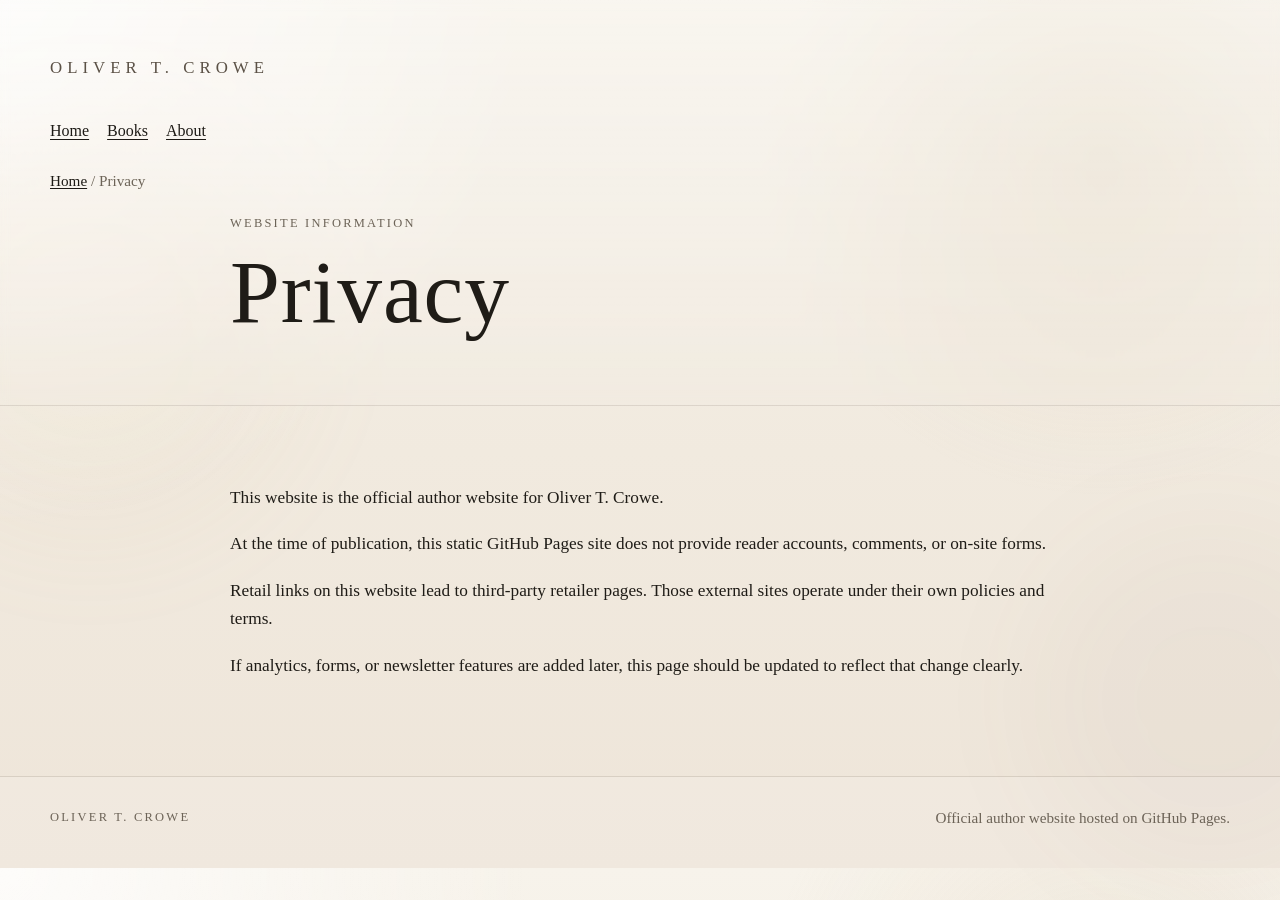
<file: privacy/index.html>
<!DOCTYPE html>
<html lang="en-GB">
<head>
  <meta charset="UTF-8">
  <meta name="viewport" content="width=device-width, initial-scale=1.0">
  <title>Privacy | Oliver T. Crowe</title>
  <meta name="description" content="Privacy information for the official Oliver T. Crowe website.">
  <meta name="author" content="Oliver T. Crowe">
  <meta name="robots" content="index, follow">
  <link rel="canonical" href="https://uthrofazeroth.github.io/privacy/">
  <link rel="icon" type="image/svg+xml" href="../favicon.svg">
  <link rel="manifest" href="/site.webmanifest">
  <link rel="alternate" type="text/plain" href="/llms.txt" title="LLMs.txt">
  <link rel="alternate" type="text/plain" href="/llms-full.txt" title="LLMs full notes">
  <meta name="format-detection" content="telephone=no">
  <meta property="og:type" content="website">
  <meta property="og:title" content="Privacy | Oliver T. Crowe">
  <meta property="og:description" content="Privacy information for the official Oliver T. Crowe website.">
  <meta property="og:url" content="https://uthrofazeroth.github.io/privacy/">
  <meta property="og:site_name" content="Oliver T. Crowe">
  <meta property="og:locale" content="en_GB">
  <meta name="twitter:card" content="summary">
  <meta name="twitter:title" content="Privacy | Oliver T. Crowe">
  <meta name="twitter:description" content="Privacy information for the official Oliver T. Crowe website.">
  <link rel="stylesheet" href="../style.css">
  <script type="application/ld+json">
{
  "@context": "https://schema.org",
  "@graph": [
    {
      "@type": "WebSite",
      "@id": "https://uthrofazeroth.github.io/#website",
      "url": "https://uthrofazeroth.github.io/",
      "name": "Oliver T. Crowe",
      "inLanguage": "en-GB"
    },
    {
      "@type": "WebPage",
      "@id": "https://uthrofazeroth.github.io/privacy/#webpage",
      "url": "https://uthrofazeroth.github.io/privacy/",
      "name": "Privacy | Oliver T. Crowe",
      "isPartOf": {
        "@id": "https://uthrofazeroth.github.io/#website"
      },
      "description": "Privacy information for the official Oliver T. Crowe website.",
      "breadcrumb": {
        "@id": "https://uthrofazeroth.github.io/privacy/#breadcrumb"
      }
    },
    {
      "@type": "BreadcrumbList",
      "@id": "https://uthrofazeroth.github.io/privacy/#breadcrumb",
      "itemListElement": [
        {
          "@type": "ListItem",
          "position": 1,
          "name": "Home",
          "item": "https://uthrofazeroth.github.io/"
        },
        {
          "@type": "ListItem",
          "position": 2,
          "name": "Privacy",
          "item": "https://uthrofazeroth.github.io/privacy/"
        }
      ]
    },
    {
      "@type": "Person",
      "@id": "https://uthrofazeroth.github.io/#person",
      "name": "Oliver T. Crowe",
      "url": "https://uthrofazeroth.github.io/"
    }
  ]
}
  </script>
</head>
<body>
  <div class="background-glow background-glow-one"></div>
  <div class="background-glow background-glow-two"></div>
  <header class="site-header">
    <div class="wrap">
      <div class="top-mark"><p class="top-mark-name">Oliver T. Crowe</p></div>
      <nav class="site-nav" aria-label="Primary navigation">
        <ul>
          <li><a href="/">Home</a></li>
          <li><a href="/books/">Books</a></li>
          <li><a href="/about/">About</a></li>
        </ul>
      </nav>
      <p class="breadcrumbs"><a class="text-link" href="/">Home</a> / Privacy</p>
      <div class="wrap narrow" style="padding-left:0;padding-right:0;">
        <p class="hero-kicker">Website information</p>
        <h1>Privacy</h1>
      </div>
    </div>
  </header>
  <main>
    <section class="section">
      <div class="wrap narrow">
        <p>This website is the official author website for Oliver T. Crowe.</p>
        <p>At the time of publication, this static GitHub Pages site does not provide reader accounts, comments, or on-site forms.</p>
        <p>Retail links on this website lead to third-party retailer pages. Those external sites operate under their own policies and terms.</p>
        <p>If analytics, forms, or newsletter features are added later, this page should be updated to reflect that change clearly.</p>
      </div>
    </section>
  </main>
  <footer class="site-footer">
    <div class="wrap footer-inner">
      <p class="footer-name">Oliver T. Crowe</p>
      <p class="footer-note">Official author website hosted on GitHub Pages.</p>
    </div>
  </footer>
</body>
</html>
</file>
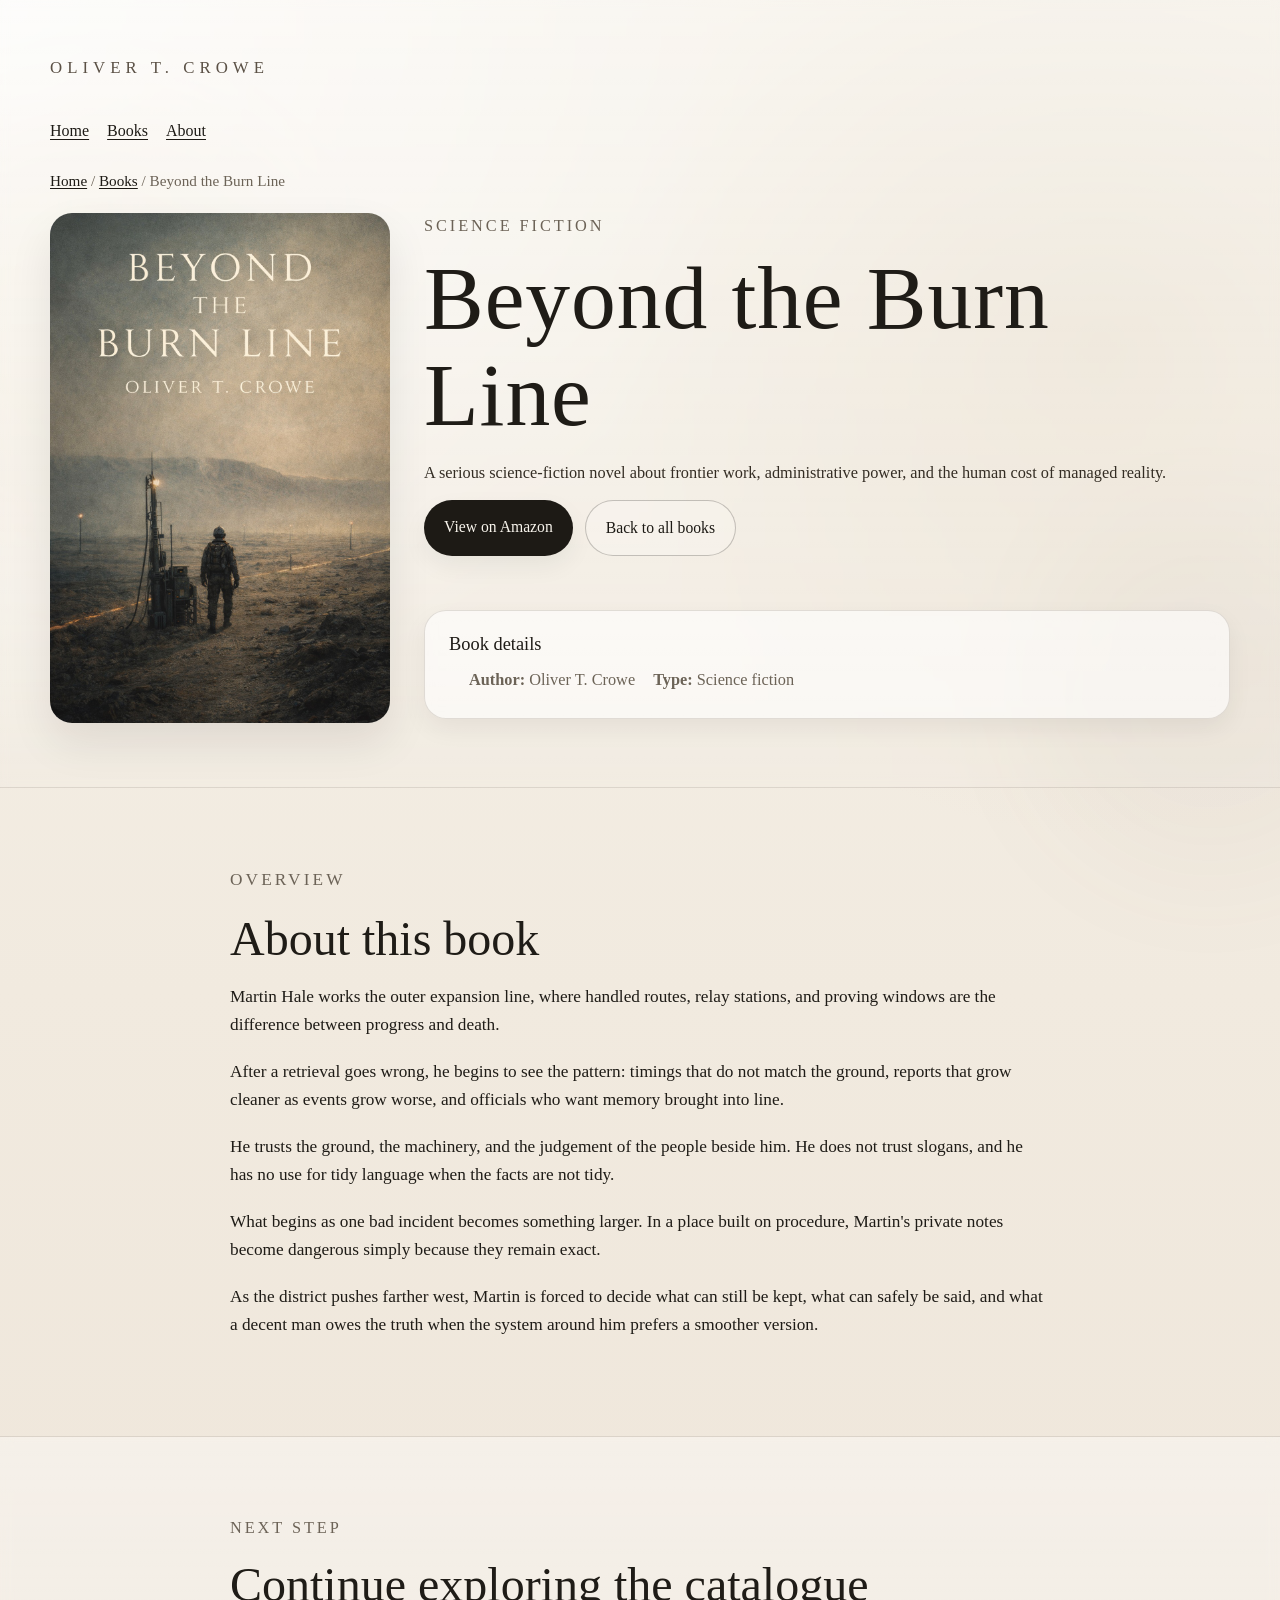
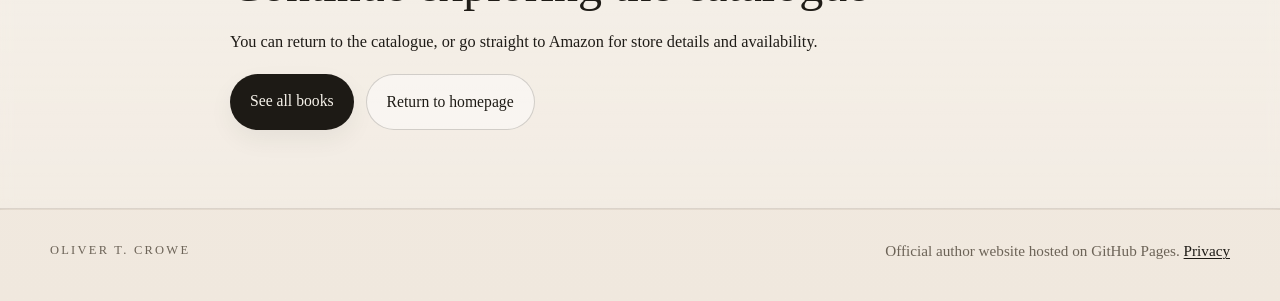
<file: books/beyond-the-burn-line.html>
<!DOCTYPE html>
<html lang="en-GB">
<head>
  <meta charset="UTF-8">
  <meta name="viewport" content="width=device-width, initial-scale=1.0">
  <title>Beyond the Burn Line | Oliver T. Crowe</title>
  <meta name="description" content="Official Oliver T. Crowe book page for Beyond the Burn Line, a serious science-fiction novel about frontier work, administrative power, and the human cost of managed reality.">
  <meta name="author" content="Oliver T. Crowe">
  <meta name="robots" content="index, follow, max-image-preview:large">
  <link rel="canonical" href="https://uthrofazeroth.github.io/books/beyond-the-burn-line.html">
  <link rel="icon" type="image/svg+xml" href="../favicon.svg">
  <link rel="manifest" href="/site.webmanifest">
  <link rel="alternate" type="text/plain" href="/llms.txt" title="LLMs.txt">
  <link rel="alternate" type="text/plain" href="/llms-full.txt" title="LLMs full notes">
  <meta name="format-detection" content="telephone=no">
  <meta property="og:type" content="book">
  <meta property="og:title" content="Beyond the Burn Line | Oliver T. Crowe">
  <meta property="og:description" content="Official Oliver T. Crowe book page for Beyond the Burn Line, a serious science-fiction novel about frontier work, administrative power, and the human cost of managed reality.">
  <meta property="og:url" content="https://uthrofazeroth.github.io/books/beyond-the-burn-line.html">
  <meta property="og:site_name" content="Oliver T. Crowe">
  <meta property="og:locale" content="en_GB">
  <meta property="og:image" content="https://uthrofazeroth.github.io/BtBL%20Ebook%20Cover.jpg">
  <meta property="og:image:alt" content="Beyond the Burn Line cover by Oliver T. Crowe">
  <meta name="twitter:card" content="summary_large_image">
  <meta name="twitter:title" content="Beyond the Burn Line | Oliver T. Crowe">
  <meta name="twitter:description" content="Official Oliver T. Crowe book page for Beyond the Burn Line, a serious science-fiction novel about frontier work, administrative power, and the human cost of managed reality.">
  <meta name="twitter:image" content="https://uthrofazeroth.github.io/BtBL%20Ebook%20Cover.jpg">
  <meta name="twitter:image:alt" content="Beyond the Burn Line cover by Oliver T. Crowe">
  <link rel="stylesheet" href="../style.css">
  <script type="application/ld+json">
  {
    "@context": "https://schema.org",
    "@graph": [
      {
        "@type": "WebSite",
        "@id": "https://uthrofazeroth.github.io/#website",
        "url": "https://uthrofazeroth.github.io/",
        "name": "Oliver T. Crowe",
        "inLanguage": "en-GB"
      },
      {
        "@type": "Person",
        "@id": "https://uthrofazeroth.github.io/#person",
        "name": "Oliver T. Crowe",
        "url": "https://uthrofazeroth.github.io/",
        "jobTitle": "Author"
      },
      {
        "@type": "WebPage",
        "@id": "https://uthrofazeroth.github.io/books/beyond-the-burn-line.html#webpage",
        "url": "https://uthrofazeroth.github.io/books/beyond-the-burn-line.html",
        "name": "Beyond the Burn Line | Oliver T. Crowe",
        "isPartOf": {
          "@id": "https://uthrofazeroth.github.io/#website"
        },
        "about": {
          "@id": "https://uthrofazeroth.github.io/books/beyond-the-burn-line.html#book"
        },
        "breadcrumb": {
          "@id": "https://uthrofazeroth.github.io/books/beyond-the-burn-line.html#breadcrumb"
        },
        "mainEntity": {
          "@id": "https://uthrofazeroth.github.io/books/beyond-the-burn-line.html#book"
        },
        "description": "Official Oliver T. Crowe book page for Beyond the Burn Line, a serious science-fiction novel about frontier work, administrative power, and the human cost of managed reality."
      },
      {
        "@type": "BreadcrumbList",
        "@id": "https://uthrofazeroth.github.io/books/beyond-the-burn-line.html#breadcrumb",
        "itemListElement": [
          {
            "@type": "ListItem",
            "position": 1,
            "name": "Home",
            "item": "https://uthrofazeroth.github.io/"
          },
          {
            "@type": "ListItem",
            "position": 2,
            "name": "Books",
            "item": "https://uthrofazeroth.github.io/books/"
          },
          {
            "@type": "ListItem",
            "position": 3,
            "name": "Beyond the Burn Line",
            "item": "https://uthrofazeroth.github.io/books/beyond-the-burn-line.html"
          }
        ]
      },
      {
        "@type": "Book",
        "@id": "https://uthrofazeroth.github.io/books/beyond-the-burn-line.html#book",
        "name": "Beyond the Burn Line",
        "url": "https://uthrofazeroth.github.io/books/beyond-the-burn-line.html",
        "image": "https://uthrofazeroth.github.io/BtBL%20Ebook%20Cover.jpg",
        "author": {
          "@id": "https://uthrofazeroth.github.io/#person"
        },
        "genre": "Science fiction",
        "mainEntity": {
          "@id": "https://uthrofazeroth.github.io/books/beyond-the-burn-line.html#book"
        },
        "description": "Official Oliver T. Crowe book page for Beyond the Burn Line, a serious science-fiction novel about frontier work, administrative power, and the human cost of managed reality.",
        "inLanguage": "en-GB",
        "isAccessibleForFree": false,
        "sameAs": "https://www.amazon.co.uk/dp/B0GTBZLSK6",
        "offers": {
          "@type": "Offer",
          "url": "https://www.amazon.co.uk/dp/B0GTBZLSK6",
          "seller": {"@type": "Organization", "name": "Amazon"}
        }
      }
    ]
  }
  </script>
</head>
<body>
  <div class="background-glow background-glow-one"></div>
  <div class="background-glow background-glow-two"></div>

  <header class="site-header">
    <div class="wrap">
      <div class="top-mark">
        <p class="top-mark-name">Oliver T. Crowe</p>
      </div>
      <nav class="site-nav" aria-label="Primary navigation">
        <ul>
          <li><a href="/">Home</a></li>
          <li><a href="/books/">Books</a></li>
          <li><a href="/index.html#about">About</a></li>
        </ul>
      </nav>
      <p class="breadcrumbs"><a class="text-link" href="/">Home</a> / <a class="text-link" href="/books/">Books</a> / Beyond the Burn Line</p>
      <div class="book-page-grid">
        <div class="book-page-cover">
          <img src="../BtBL Ebook Cover.jpg" alt="Beyond the Burn Line book cover">
        </div>
        <div class="book-page-copy">
          <p class="hero-kicker">Science fiction</p>
          <h1>Beyond the Burn Line</h1>
          <p class="hero-subtitle">A serious science-fiction novel about frontier work, administrative power, and the human cost of managed reality.</p>
          <div class="book-actions">
            <a class="button button-solid" href="https://www.amazon.co.uk/dp/B0GTBZLSK6" target="_blank" rel="noopener noreferrer">View on Amazon</a>
            <a class="button button-ghost" href="/books/">Back to all books</a>
          </div>
          <section class="section-tight">
            <div class="book-page-panel">
              <h2 class="small-heading">Book details</h2>
              <ul class="inline-list">
                <li><strong>Author:</strong> Oliver T. Crowe</li>
                <li><strong>Type:</strong> Science fiction</li>
                
              </ul>
            </div>
          </section>
        </div>
      </div>
    </div>
  </header>

  <main>
    <section class="section">
      <div class="wrap narrow">
        <p class="section-label">Overview</p>
        <h2>About this book</h2>
          <p>Martin Hale works the outer expansion line, where handled routes, relay stations, and proving windows are the difference between progress and death.</p>
          <p>After a retrieval goes wrong, he begins to see the pattern: timings that do not match the ground, reports that grow cleaner as events grow worse, and officials who want memory brought into line.</p>
          <p>He trusts the ground, the machinery, and the judgement of the people beside him. He does not trust slogans, and he has no use for tidy language when the facts are not tidy.</p>
          <p>What begins as one bad incident becomes something larger. In a place built on procedure, Martin's private notes become dangerous simply because they remain exact.</p>
          <p>As the district pushes farther west, Martin is forced to decide what can still be kept, what can safely be said, and what a decent man owes the truth when the system around him prefers a smoother version.</p>
      </div>
    </section>

    <section class="section section-books">
      <div class="wrap narrow reading-order">
        <p class="section-label">Next step</p>
        <h2>Continue exploring the catalogue</h2>
        <p>You can return to the catalogue, or go straight to Amazon for store details and availability.</p>
        <div class="book-actions">
          <a class="button button-solid" href="/books/">See all books</a>
          <a class="button button-secondary" href="/">Return to homepage</a>
        </div>
      </div>
    </section>
  </main>

  <footer class="site-footer">
    <div class="wrap footer-inner">
      <p class="footer-name">Oliver T. Crowe</p>
      <p class="footer-note">Official author website hosted on GitHub Pages. <a class="text-link" href="/privacy/">Privacy</a></p>
    </div>
  </footer>
</body>
</html>
</file>
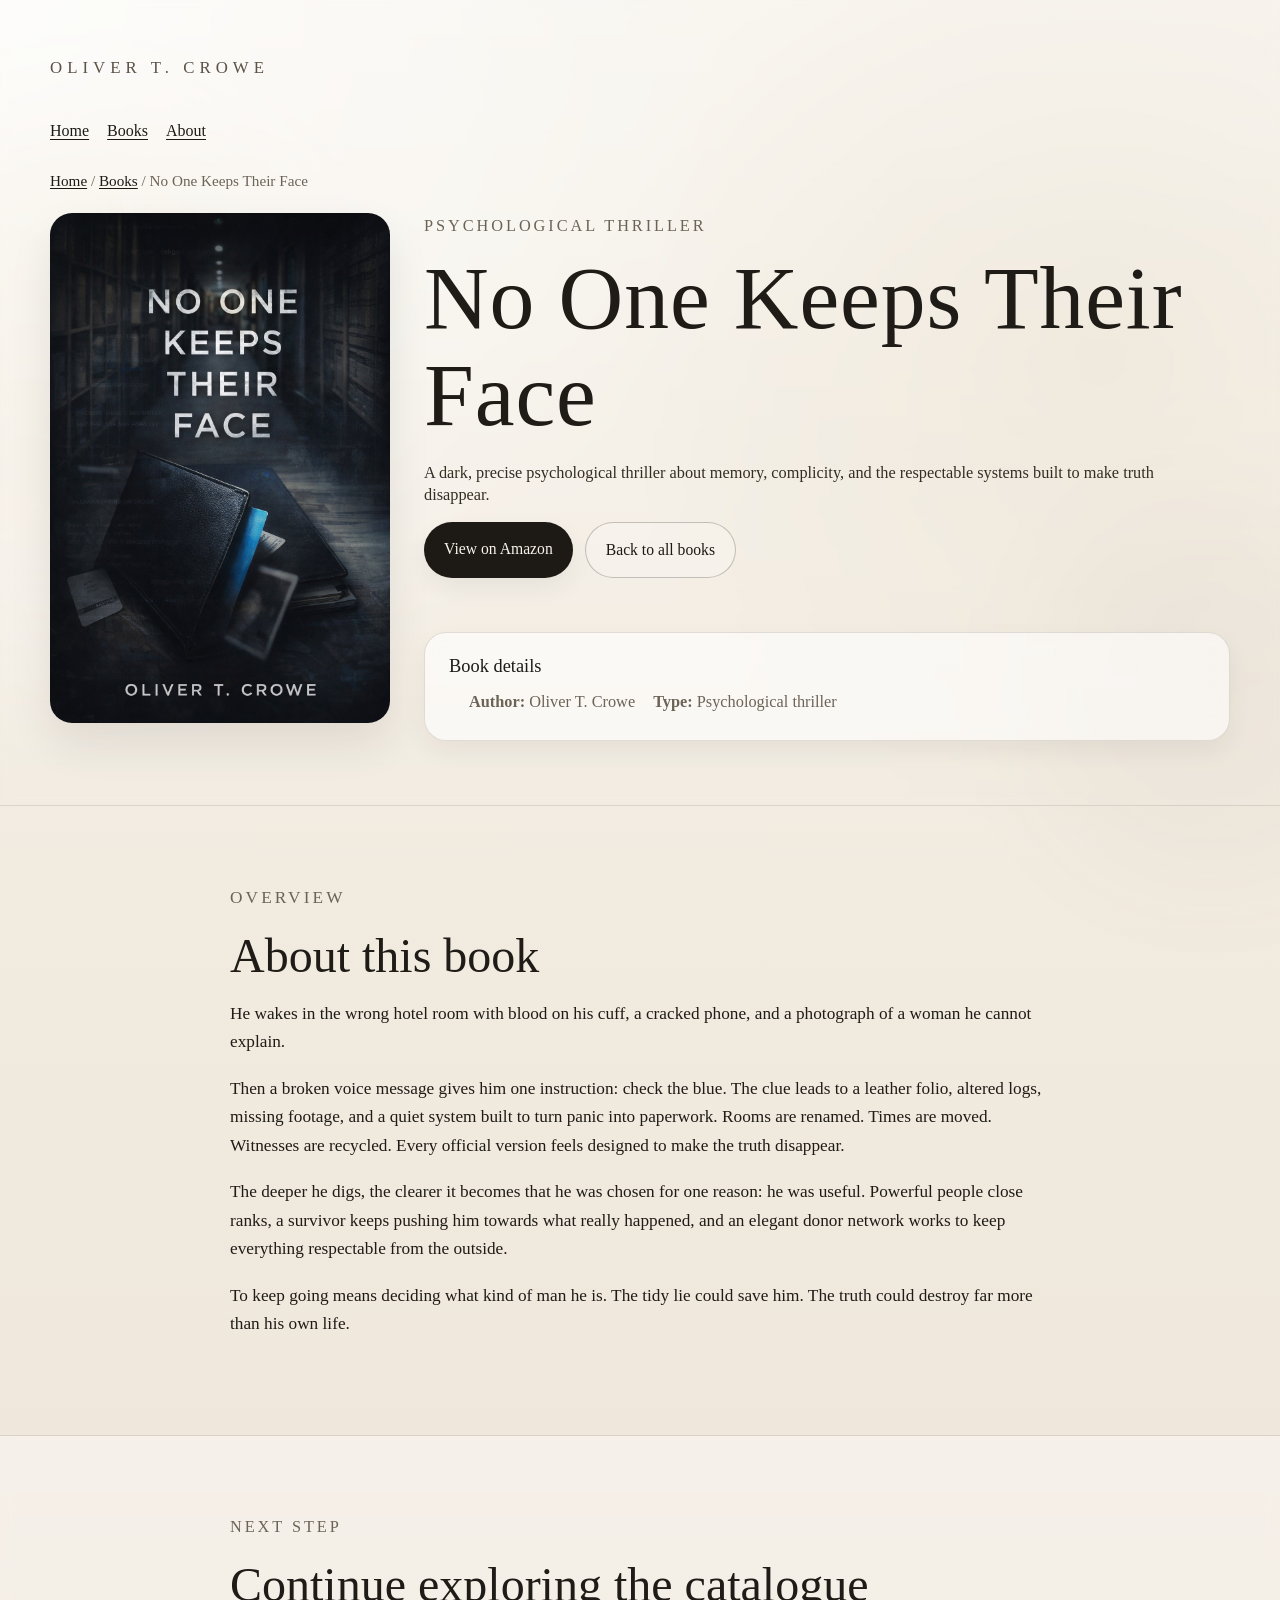
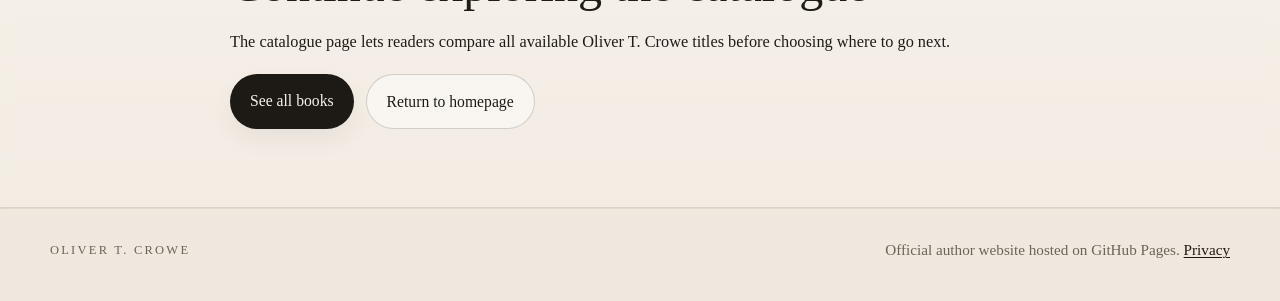
<file: books/no-one-keeps-their-face.html>
<!DOCTYPE html>
<html lang="en-GB">
<head>
  <meta charset="UTF-8">
  <meta name="viewport" content="width=device-width, initial-scale=1.0">
  <title>No One Keeps Their Face | Oliver T. Crowe</title>
  <meta name="description" content="Official Oliver T. Crowe book page for No One Keeps Their Face, a dark, precise psychological thriller about memory, complicity, and the systems that teach ordinary people to look away.">
  <meta name="author" content="Oliver T. Crowe">
  <meta name="robots" content="index, follow, max-image-preview:large">
  <link rel="canonical" href="https://uthrofazeroth.github.io/books/no-one-keeps-their-face.html">
  <link rel="icon" type="image/svg+xml" href="../favicon.svg">
  <link rel="manifest" href="/site.webmanifest">
  <link rel="alternate" type="text/plain" href="/llms.txt" title="LLMs.txt">
  <link rel="alternate" type="text/plain" href="/llms-full.txt" title="LLMs full notes">
  <meta name="format-detection" content="telephone=no">
  <meta property="og:type" content="book">
  <meta property="og:title" content="No One Keeps Their Face | Oliver T. Crowe">
  <meta property="og:description" content="Official Oliver T. Crowe book page for No One Keeps Their Face, a dark, precise psychological thriller about memory, complicity, and the systems that teach ordinary people to look away.">
  <meta property="og:url" content="https://uthrofazeroth.github.io/books/no-one-keeps-their-face.html">
  <meta property="og:site_name" content="Oliver T. Crowe">
  <meta property="og:locale" content="en_GB">
  <meta property="og:image" content="https://uthrofazeroth.github.io/No%20one%20keeps%20their%20face%20ebook%20cover.jpg">
  <meta property="og:image:alt" content="No One Keeps Their Face cover by Oliver T. Crowe">
  <meta name="twitter:card" content="summary_large_image">
  <meta name="twitter:title" content="No One Keeps Their Face | Oliver T. Crowe">
  <meta name="twitter:description" content="Official Oliver T. Crowe book page for No One Keeps Their Face, a dark, precise psychological thriller about memory, complicity, and the systems that teach ordinary people to look away.">
  <meta name="twitter:image" content="https://uthrofazeroth.github.io/No%20one%20keeps%20their%20face%20ebook%20cover.jpg">
  <meta name="twitter:image:alt" content="No One Keeps Their Face cover by Oliver T. Crowe">
  <link rel="stylesheet" href="../style.css">
  <script type="application/ld+json">
{
  "@context": "https://schema.org",
  "@graph": [
    {
      "@type": "WebSite",
      "@id": "https://uthrofazeroth.github.io/#website",
      "url": "https://uthrofazeroth.github.io/",
      "name": "Oliver T. Crowe",
      "inLanguage": "en-GB"
    },
    {
      "@type": "Person",
      "@id": "https://uthrofazeroth.github.io/#person",
      "name": "Oliver T. Crowe",
      "url": "https://uthrofazeroth.github.io/",
      "jobTitle": "Author"
    },
    {
      "@type": "WebPage",
      "@id": "https://uthrofazeroth.github.io/books/no-one-keeps-their-face.html#webpage",
      "url": "https://uthrofazeroth.github.io/books/no-one-keeps-their-face.html",
      "name": "No One Keeps Their Face | Oliver T. Crowe",
      "isPartOf": {
        "@id": "https://uthrofazeroth.github.io/#website"
      },
      "about": {
        "@id": "https://uthrofazeroth.github.io/books/no-one-keeps-their-face.html#book"
      },
      "breadcrumb": {
        "@id": "https://uthrofazeroth.github.io/books/no-one-keeps-their-face.html#breadcrumb"
      },
      "mainEntity": {
        "@id": "https://uthrofazeroth.github.io/books/no-one-keeps-their-face.html#book"
      },
      "description": "Official Oliver T. Crowe book page for No One Keeps Their Face, a dark, precise psychological thriller about memory, complicity, and the systems that teach ordinary people to look away."
    },
    {
      "@type": "BreadcrumbList",
      "@id": "https://uthrofazeroth.github.io/books/no-one-keeps-their-face.html#breadcrumb",
      "itemListElement": [
        {
          "@type": "ListItem",
          "position": 1,
          "name": "Home",
          "item": "https://uthrofazeroth.github.io/"
        },
        {
          "@type": "ListItem",
          "position": 2,
          "name": "Books",
          "item": "https://uthrofazeroth.github.io/books/"
        },
        {
          "@type": "ListItem",
          "position": 3,
          "name": "No One Keeps Their Face",
          "item": "https://uthrofazeroth.github.io/books/no-one-keeps-their-face.html"
        }
      ]
    },
    {
      "@type": "Book",
      "@id": "https://uthrofazeroth.github.io/books/no-one-keeps-their-face.html#book",
      "name": "No One Keeps Their Face",
      "url": "https://uthrofazeroth.github.io/books/no-one-keeps-their-face.html",
      "image": "https://uthrofazeroth.github.io/No%20one%20keeps%20their%20face%20ebook%20cover.jpg",
      "author": {
        "@id": "https://uthrofazeroth.github.io/#person"
      },
      "genre": "Psychological thriller",
      "mainEntity": {
        "@id": "https://uthrofazeroth.github.io/books/no-one-keeps-their-face.html#book"
      },
      "description": "Official Oliver T. Crowe book page for No One Keeps Their Face, a dark, precise psychological thriller about memory, complicity, and the systems that teach ordinary people to look away.",
      "inLanguage": "en-GB",
      "isAccessibleForFree": false,
      "sameAs": "https://www.amazon.com/dp/B0GX34KJSB",
      "offers": {
        "@type": "Offer",
        "url": "https://www.amazon.com/dp/B0GX34KJSB",
        "seller": {
          "@type": "Organization",
          "name": "Amazon"
        }
      }
    }
  ]
}
  </script>
</head>
<body>
  <div class="background-glow background-glow-one"></div>
  <div class="background-glow background-glow-two"></div>

  <header class="site-header">
    <div class="wrap">
      <div class="top-mark">
        <p class="top-mark-name">Oliver T. Crowe</p>
      </div>
      <nav class="site-nav" aria-label="Primary navigation">
        <ul>
          <li><a href="/">Home</a></li>
          <li><a href="/books/">Books</a></li>
          <li><a href="/index.html#about">About</a></li>
        </ul>
      </nav>
      <p class="breadcrumbs"><a class="text-link" href="/">Home</a> / <a class="text-link" href="/books/">Books</a> / No One Keeps Their Face</p>
      <div class="book-page-grid">
        <div class="book-page-cover">
          <img src="../No one keeps their face ebook cover.jpg" alt="No One Keeps Their Face book cover">
        </div>
        <div class="book-page-copy">
          <p class="hero-kicker">Psychological thriller</p>
          <h1>No One Keeps Their Face</h1>
          <p class="hero-subtitle">A dark, precise psychological thriller about memory, complicity, and the respectable systems built to make truth disappear.</p>
          <div class="book-actions">
            <a class="button button-solid" href="https://www.amazon.com/dp/B0GX34KJSB" target="_blank" rel="noopener noreferrer">View on Amazon</a>
            <a class="button button-ghost" href="/books/">Back to all books</a>
          </div>
          <section class="section-tight">
            <div class="book-page-panel">
              <h2 class="small-heading">Book details</h2>
              <ul class="inline-list">
                <li><strong>Author:</strong> Oliver T. Crowe</li>
                <li><strong>Type:</strong> Psychological thriller</li>
              </ul>
            </div>
          </section>
        </div>
      </div>
    </div>
  </header>

  <main>
    <section class="section">
      <div class="wrap narrow">
        <p class="section-label">Overview</p>
        <h2>About this book</h2>
          <p>He wakes in the wrong hotel room with blood on his cuff, a cracked phone, and a photograph of a woman he cannot explain.</p>
          <p>Then a broken voice message gives him one instruction: check the blue. The clue leads to a leather folio, altered logs, missing footage, and a quiet system built to turn panic into paperwork. Rooms are renamed. Times are moved. Witnesses are recycled. Every official version feels designed to make the truth disappear.</p>
          <p>The deeper he digs, the clearer it becomes that he was chosen for one reason: he was useful. Powerful people close ranks, a survivor keeps pushing him towards what really happened, and an elegant donor network works to keep everything respectable from the outside.</p>
          <p>To keep going means deciding what kind of man he is. The tidy lie could save him. The truth could destroy far more than his own life.</p>
      </div>
    </section>

    <section class="section section-books">
      <div class="wrap narrow reading-order">
        <p class="section-label">Next step</p>
        <h2>Continue exploring the catalogue</h2>
        <p>The catalogue page lets readers compare all available Oliver T. Crowe titles before choosing where to go next.</p>
        <div class="book-actions">
          <a class="button button-solid" href="/books/">See all books</a>
          <a class="button button-secondary" href="/">Return to homepage</a>
        </div>
      </div>
    </section>
  </main>

  <footer class="site-footer">
    <div class="wrap footer-inner">
      <p class="footer-name">Oliver T. Crowe</p>
      <p class="footer-note">Official author website hosted on GitHub Pages. <a class="text-link" href="/privacy/">Privacy</a></p>
    </div>
  </footer>
</body>
</html>
</file>
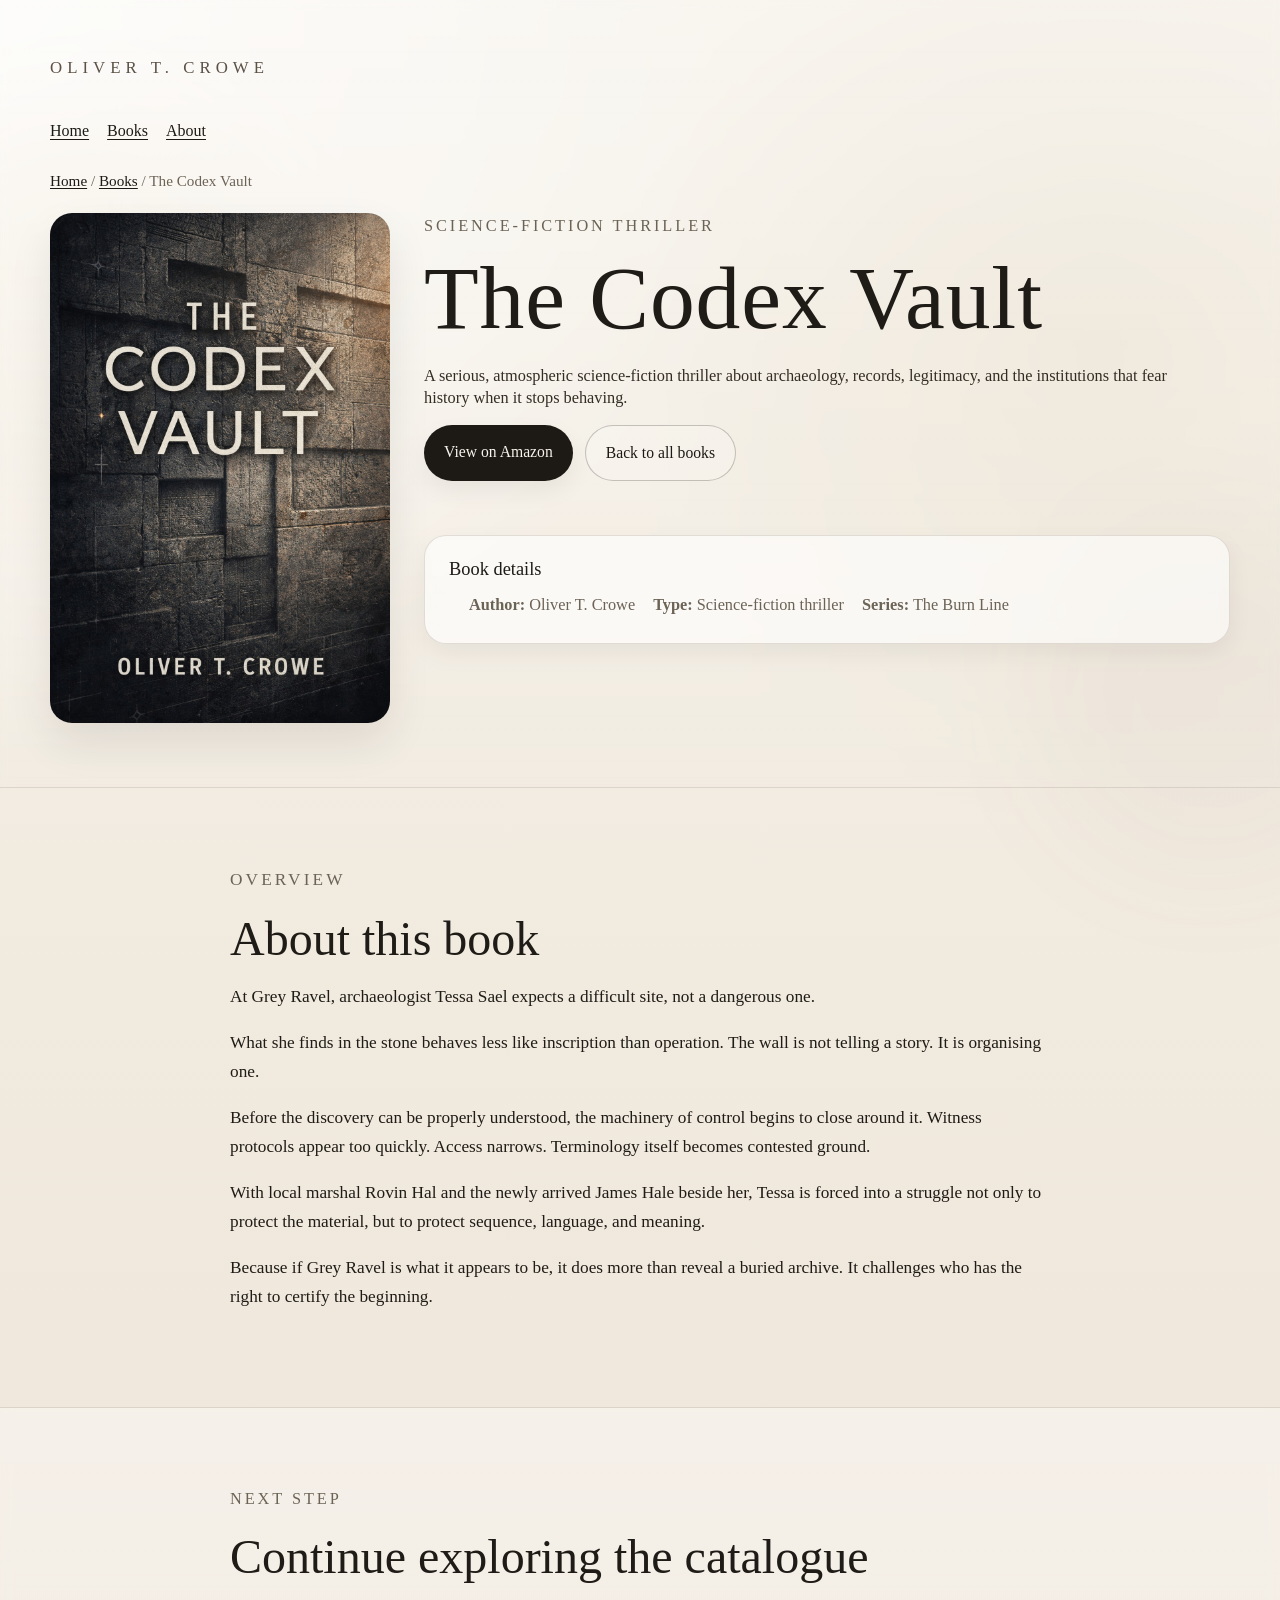
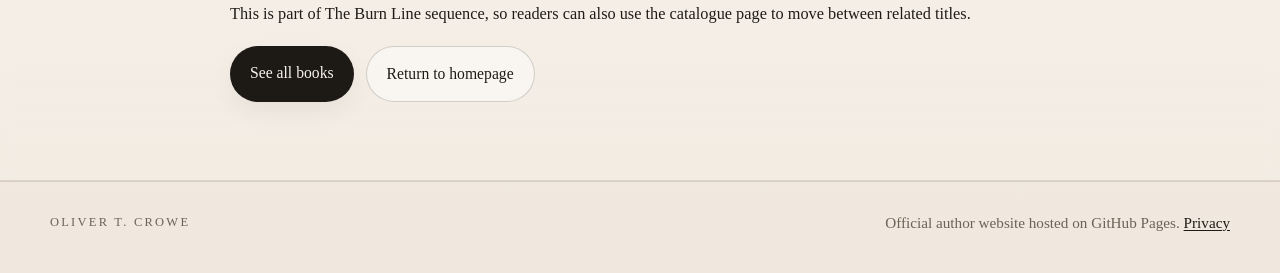
<file: books/the-codex-vault.html>
<!DOCTYPE html>
<html lang="en-GB">
<head>
  <meta charset="UTF-8">
  <meta name="viewport" content="width=device-width, initial-scale=1.0">
  <title>The Codex Vault | Oliver T. Crowe</title>
  <meta name="description" content="Official Oliver T. Crowe book page for The Codex Vault, a science-fiction thriller about archaeology, records, legitimacy, and institutions that fear history when it stops behaving.">
  <meta name="author" content="Oliver T. Crowe">
  <meta name="robots" content="index, follow, max-image-preview:large">
  <link rel="canonical" href="https://uthrofazeroth.github.io/books/the-codex-vault.html">
  <link rel="icon" type="image/svg+xml" href="../favicon.svg">
  <link rel="manifest" href="/site.webmanifest">
  <link rel="alternate" type="text/plain" href="/llms.txt" title="LLMs.txt">
  <link rel="alternate" type="text/plain" href="/llms-full.txt" title="LLMs full notes">
  <meta name="format-detection" content="telephone=no">
  <meta property="og:type" content="book">
  <meta property="og:title" content="The Codex Vault | Oliver T. Crowe">
  <meta property="og:description" content="Official Oliver T. Crowe book page for The Codex Vault, a science-fiction thriller about archaeology, records, legitimacy, and institutions that fear history when it stops behaving.">
  <meta property="og:url" content="https://uthrofazeroth.github.io/books/the-codex-vault.html">
  <meta property="og:site_name" content="Oliver T. Crowe">
  <meta property="og:locale" content="en_GB">
  <meta property="og:image" content="https://uthrofazeroth.github.io/TCV%20ebook%20cover.jpg">
  <meta property="og:image:alt" content="The Codex Vault cover by Oliver T. Crowe">
  <meta name="twitter:card" content="summary_large_image">
  <meta name="twitter:title" content="The Codex Vault | Oliver T. Crowe">
  <meta name="twitter:description" content="Official Oliver T. Crowe book page for The Codex Vault, a science-fiction thriller about archaeology, records, legitimacy, and institutions that fear history when it stops behaving.">
  <meta name="twitter:image" content="https://uthrofazeroth.github.io/TCV%20ebook%20cover.jpg">
  <meta name="twitter:image:alt" content="The Codex Vault cover by Oliver T. Crowe">
  <link rel="stylesheet" href="../style.css">
  <script type="application/ld+json">
  {
    "@context": "https://schema.org",
    "@graph": [
      {
        "@type": "WebSite",
        "@id": "https://uthrofazeroth.github.io/#website",
        "url": "https://uthrofazeroth.github.io/",
        "name": "Oliver T. Crowe",
        "inLanguage": "en-GB"
      },
      {
        "@type": "Person",
        "@id": "https://uthrofazeroth.github.io/#person",
        "name": "Oliver T. Crowe",
        "url": "https://uthrofazeroth.github.io/",
        "jobTitle": "Author"
      },
      {
        "@type": "WebPage",
        "@id": "https://uthrofazeroth.github.io/books/the-codex-vault.html#webpage",
        "url": "https://uthrofazeroth.github.io/books/the-codex-vault.html",
        "name": "The Codex Vault | Oliver T. Crowe",
        "isPartOf": {
          "@id": "https://uthrofazeroth.github.io/#website"
        },
        "about": {
          "@id": "https://uthrofazeroth.github.io/books/the-codex-vault.html#book"
        },
        "breadcrumb": {
          "@id": "https://uthrofazeroth.github.io/books/the-codex-vault.html#breadcrumb"
        },
        "mainEntity": {
          "@id": "https://uthrofazeroth.github.io/books/the-codex-vault.html#book"
        },
        "description": "Official Oliver T. Crowe book page for The Codex Vault, a science-fiction thriller about archaeology, records, legitimacy, and institutions that fear history when it stops behaving."
      },
      {
        "@type": "BreadcrumbList",
        "@id": "https://uthrofazeroth.github.io/books/the-codex-vault.html#breadcrumb",
        "itemListElement": [
          {
            "@type": "ListItem",
            "position": 1,
            "name": "Home",
            "item": "https://uthrofazeroth.github.io/"
          },
          {
            "@type": "ListItem",
            "position": 2,
            "name": "Books",
            "item": "https://uthrofazeroth.github.io/books/"
          },
          {
            "@type": "ListItem",
            "position": 3,
            "name": "The Codex Vault",
            "item": "https://uthrofazeroth.github.io/books/the-codex-vault.html"
          }
        ]
      },
      {
        "@type": "BookSeries",
        "@id": "https://uthrofazeroth.github.io/books/the-burn-line-series#series",
        "name": "The Burn Line",
        "url": "https://uthrofazeroth.github.io/books/"
      },
      {
        "@type": "Book",
        "@id": "https://uthrofazeroth.github.io/books/the-codex-vault.html#book",
        "name": "The Codex Vault",
        "url": "https://uthrofazeroth.github.io/books/the-codex-vault.html",
        "image": "https://uthrofazeroth.github.io/TCV%20ebook%20cover.jpg",
        "author": {
          "@id": "https://uthrofazeroth.github.io/#person"
        },
        "genre": "Science-fiction thriller",
        "mainEntity": {
          "@id": "https://uthrofazeroth.github.io/books/the-codex-vault.html#book"
        },
        "description": "Official Oliver T. Crowe book page for The Codex Vault, a science-fiction thriller about archaeology, records, legitimacy, and institutions that fear history when it stops behaving.",
        "inLanguage": "en-GB",
        "isAccessibleForFree": false,
        "sameAs": "https://www.amazon.co.uk/dp/B0GTBMP11F",
        "offers": {
          "@type": "Offer",
          "url": "https://www.amazon.co.uk/dp/B0GTBMP11F",
          "seller": {"@type": "Organization", "name": "Amazon"}
        },
        "isPartOf": {
          "@id": "https://uthrofazeroth.github.io/books/the-burn-line-series#series"
        },
        "position": 2
      }
    ]
  }
  </script>
</head>
<body>
  <div class="background-glow background-glow-one"></div>
  <div class="background-glow background-glow-two"></div>

  <header class="site-header">
    <div class="wrap">
      <div class="top-mark">
        <p class="top-mark-name">Oliver T. Crowe</p>
      </div>
      <nav class="site-nav" aria-label="Primary navigation">
        <ul>
          <li><a href="/">Home</a></li>
          <li><a href="/books/">Books</a></li>
          <li><a href="/index.html#about">About</a></li>
        </ul>
      </nav>
      <p class="breadcrumbs"><a class="text-link" href="/">Home</a> / <a class="text-link" href="/books/">Books</a> / The Codex Vault</p>
      <div class="book-page-grid">
        <div class="book-page-cover">
          <img src="../TCV ebook cover.jpg" alt="The Codex Vault book cover">
        </div>
        <div class="book-page-copy">
          <p class="hero-kicker">Science-fiction thriller</p>
          <h1>The Codex Vault</h1>
          <p class="hero-subtitle">A serious, atmospheric science-fiction thriller about archaeology, records, legitimacy, and the institutions that fear history when it stops behaving.</p>
          <div class="book-actions">
            <a class="button button-solid" href="https://www.amazon.co.uk/dp/B0GTBMP11F" target="_blank" rel="noopener noreferrer">View on Amazon</a>
            <a class="button button-ghost" href="/books/">Back to all books</a>
          </div>
          <section class="section-tight">
            <div class="book-page-panel">
              <h2 class="small-heading">Book details</h2>
              <ul class="inline-list">
                <li><strong>Author:</strong> Oliver T. Crowe</li>
                <li><strong>Type:</strong> Science-fiction thriller</li>
                <li><strong>Series:</strong> The Burn Line</li>
              </ul>
            </div>
          </section>
        </div>
      </div>
    </div>
  </header>

  <main>
    <section class="section">
      <div class="wrap narrow">
        <p class="section-label">Overview</p>
        <h2>About this book</h2>
          <p>At Grey Ravel, archaeologist Tessa Sael expects a difficult site, not a dangerous one.</p>
          <p>What she finds in the stone behaves less like inscription than operation. The wall is not telling a story. It is organising one.</p>
          <p>Before the discovery can be properly understood, the machinery of control begins to close around it. Witness protocols appear too quickly. Access narrows. Terminology itself becomes contested ground.</p>
          <p>With local marshal Rovin Hal and the newly arrived James Hale beside her, Tessa is forced into a struggle not only to protect the material, but to protect sequence, language, and meaning.</p>
          <p>Because if Grey Ravel is what it appears to be, it does more than reveal a buried archive. It challenges who has the right to certify the beginning.</p>
      </div>
    </section>

    <section class="section section-books">
      <div class="wrap narrow reading-order">
        <p class="section-label">Next step</p>
        <h2>Continue exploring the catalogue</h2>
        <p>This is part of The Burn Line sequence, so readers can also use the catalogue page to move between related titles.</p>
        <div class="book-actions">
          <a class="button button-solid" href="/books/">See all books</a>
          <a class="button button-secondary" href="/">Return to homepage</a>
        </div>
      </div>
    </section>
  </main>

  <footer class="site-footer">
    <div class="wrap footer-inner">
      <p class="footer-name">Oliver T. Crowe</p>
      <p class="footer-note">Official author website hosted on GitHub Pages. <a class="text-link" href="/privacy/">Privacy</a></p>
    </div>
  </footer>
</body>
</html>
</file>
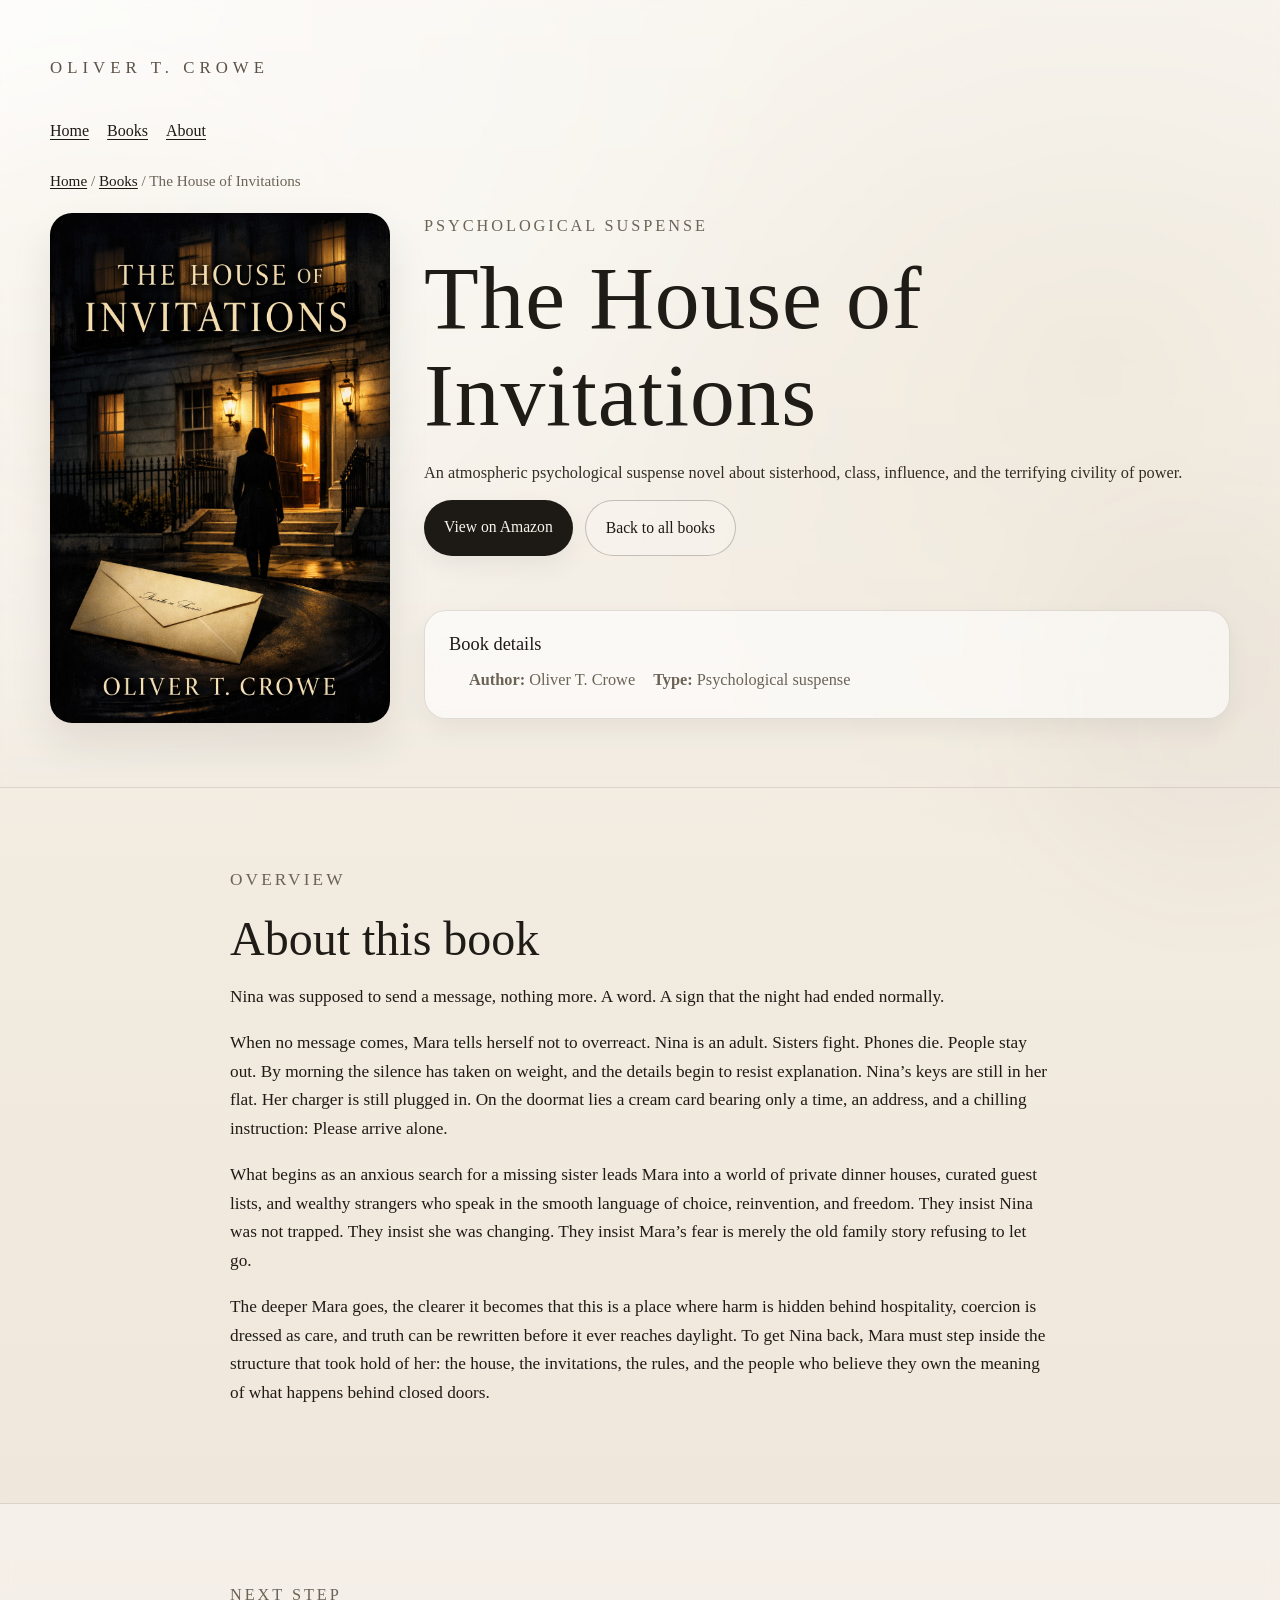
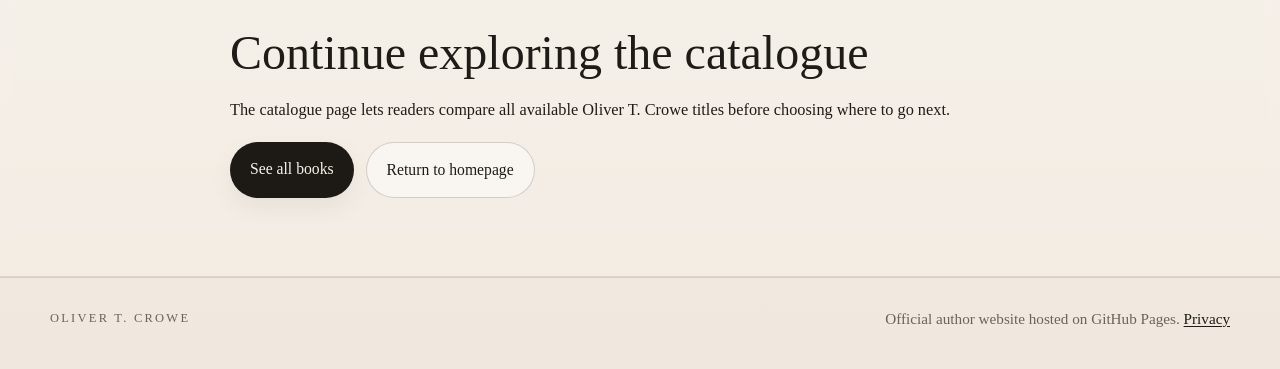
<file: books/the-house-of-invitations.html>
<!DOCTYPE html>
<html lang="en-GB">
<head>
  <meta charset="UTF-8">
  <meta name="viewport" content="width=device-width, initial-scale=1.0">
  <title>The House of Invitations | Oliver T. Crowe</title>
  <meta name="description" content="Official Oliver T. Crowe book page for The House of Invitations, an atmospheric psychological suspense novel about a missing sister, private dinner houses, and the terrifying civility of power.">
  <meta name="author" content="Oliver T. Crowe">
  <meta name="robots" content="index, follow, max-image-preview:large">
  <link rel="canonical" href="https://uthrofazeroth.github.io/books/the-house-of-invitations.html">
  <link rel="icon" type="image/svg+xml" href="../favicon.svg">
  <link rel="manifest" href="/site.webmanifest">
  <link rel="alternate" type="text/plain" href="/llms.txt" title="LLMs.txt">
  <link rel="alternate" type="text/plain" href="/llms-full.txt" title="LLMs full notes">
  <meta name="format-detection" content="telephone=no">
  <meta property="og:type" content="book">
  <meta property="og:title" content="The House of Invitations | Oliver T. Crowe">
  <meta property="og:description" content="Official Oliver T. Crowe book page for The House of Invitations, an atmospheric psychological suspense novel about a missing sister, private dinner houses, and the terrifying civility of power.">
  <meta property="og:url" content="https://uthrofazeroth.github.io/books/the-house-of-invitations.html">
  <meta property="og:site_name" content="Oliver T. Crowe">
  <meta property="og:locale" content="en_GB">
  <meta property="og:image" content="https://uthrofazeroth.github.io/The%20House%20of%20Invitations%20ebook%20cover.jpg">
  <meta property="og:image:alt" content="The House of Invitations cover by Oliver T. Crowe">
  <meta name="twitter:card" content="summary_large_image">
  <meta name="twitter:title" content="The House of Invitations | Oliver T. Crowe">
  <meta name="twitter:description" content="Official Oliver T. Crowe book page for The House of Invitations, an atmospheric psychological suspense novel about a missing sister, private dinner houses, and the terrifying civility of power.">
  <meta name="twitter:image" content="https://uthrofazeroth.github.io/The%20House%20of%20Invitations%20ebook%20cover.jpg">
  <meta name="twitter:image:alt" content="The House of Invitations cover by Oliver T. Crowe">
  <link rel="stylesheet" href="../style.css">
  <script type="application/ld+json">
{
  "@context": "https://schema.org",
  "@graph": [
    {
      "@type": "WebSite",
      "@id": "https://uthrofazeroth.github.io/#website",
      "url": "https://uthrofazeroth.github.io/",
      "name": "Oliver T. Crowe",
      "inLanguage": "en-GB"
    },
    {
      "@type": "Person",
      "@id": "https://uthrofazeroth.github.io/#person",
      "name": "Oliver T. Crowe",
      "url": "https://uthrofazeroth.github.io/",
      "jobTitle": "Author"
    },
    {
      "@type": "WebPage",
      "@id": "https://uthrofazeroth.github.io/books/the-house-of-invitations.html#webpage",
      "url": "https://uthrofazeroth.github.io/books/the-house-of-invitations.html",
      "name": "The House of Invitations | Oliver T. Crowe",
      "isPartOf": {
        "@id": "https://uthrofazeroth.github.io/#website"
      },
      "about": {
        "@id": "https://uthrofazeroth.github.io/books/the-house-of-invitations.html#book"
      },
      "breadcrumb": {
        "@id": "https://uthrofazeroth.github.io/books/the-house-of-invitations.html#breadcrumb"
      },
      "mainEntity": {
        "@id": "https://uthrofazeroth.github.io/books/the-house-of-invitations.html#book"
      },
      "description": "Official Oliver T. Crowe book page for The House of Invitations, an atmospheric psychological suspense novel about a missing sister, private dinner houses, and the terrifying civility of power."
    },
    {
      "@type": "BreadcrumbList",
      "@id": "https://uthrofazeroth.github.io/books/the-house-of-invitations.html#breadcrumb",
      "itemListElement": [
        {
          "@type": "ListItem",
          "position": 1,
          "name": "Home",
          "item": "https://uthrofazeroth.github.io/"
        },
        {
          "@type": "ListItem",
          "position": 2,
          "name": "Books",
          "item": "https://uthrofazeroth.github.io/books/"
        },
        {
          "@type": "ListItem",
          "position": 3,
          "name": "The House of Invitations",
          "item": "https://uthrofazeroth.github.io/books/the-house-of-invitations.html"
        }
      ]
    },
    {
      "@type": "Book",
      "@id": "https://uthrofazeroth.github.io/books/the-house-of-invitations.html#book",
      "name": "The House of Invitations",
      "url": "https://uthrofazeroth.github.io/books/the-house-of-invitations.html",
      "image": "https://uthrofazeroth.github.io/The%20House%20of%20Invitations%20ebook%20cover.jpg",
      "author": {
        "@id": "https://uthrofazeroth.github.io/#person"
      },
      "genre": "Psychological suspense",
      "mainEntity": {
        "@id": "https://uthrofazeroth.github.io/books/the-house-of-invitations.html#book"
      },
      "description": "Official Oliver T. Crowe book page for The House of Invitations, an atmospheric psychological suspense novel about a missing sister, private dinner houses, and the terrifying civility of power.",
      "inLanguage": "en-GB",
      "isAccessibleForFree": false,
      "sameAs": "https://www.amazon.com/dp/B0GWW9QGTK",
      "offers": {
        "@type": "Offer",
        "url": "https://www.amazon.com/dp/B0GWW9QGTK",
        "seller": {
          "@type": "Organization",
          "name": "Amazon"
        }
      }
    }
  ]
}
  </script>
</head>
<body>
  <div class="background-glow background-glow-one"></div>
  <div class="background-glow background-glow-two"></div>

  <header class="site-header">
    <div class="wrap">
      <div class="top-mark">
        <p class="top-mark-name">Oliver T. Crowe</p>
      </div>
      <nav class="site-nav" aria-label="Primary navigation">
        <ul>
          <li><a href="/">Home</a></li>
          <li><a href="/books/">Books</a></li>
          <li><a href="/index.html#about">About</a></li>
        </ul>
      </nav>
      <p class="breadcrumbs"><a class="text-link" href="/">Home</a> / <a class="text-link" href="/books/">Books</a> / The House of Invitations</p>
      <div class="book-page-grid">
        <div class="book-page-cover">
          <img src="../The House of Invitations ebook cover.jpg" alt="The House of Invitations book cover">
        </div>
        <div class="book-page-copy">
          <p class="hero-kicker">Psychological suspense</p>
          <h1>The House of Invitations</h1>
          <p class="hero-subtitle">An atmospheric psychological suspense novel about sisterhood, class, influence, and the terrifying civility of power.</p>
          <div class="book-actions">
            <a class="button button-solid" href="https://www.amazon.com/dp/B0GWW9QGTK" target="_blank" rel="noopener noreferrer">View on Amazon</a>
            <a class="button button-ghost" href="/books/">Back to all books</a>
          </div>
          <section class="section-tight">
            <div class="book-page-panel">
              <h2 class="small-heading">Book details</h2>
              <ul class="inline-list">
                <li><strong>Author:</strong> Oliver T. Crowe</li>
                <li><strong>Type:</strong> Psychological suspense</li>
              </ul>
            </div>
          </section>
        </div>
      </div>
    </div>
  </header>

  <main>
    <section class="section">
      <div class="wrap narrow">
        <p class="section-label">Overview</p>
        <h2>About this book</h2>
          <p>Nina was supposed to send a message, nothing more. A word. A sign that the night had ended normally.</p>
          <p>When no message comes, Mara tells herself not to overreact. Nina is an adult. Sisters fight. Phones die. People stay out. By morning the silence has taken on weight, and the details begin to resist explanation. Nina’s keys are still in her flat. Her charger is still plugged in. On the doormat lies a cream card bearing only a time, an address, and a chilling instruction: Please arrive alone.</p>
          <p>What begins as an anxious search for a missing sister leads Mara into a world of private dinner houses, curated guest lists, and wealthy strangers who speak in the smooth language of choice, reinvention, and freedom. They insist Nina was not trapped. They insist she was changing. They insist Mara’s fear is merely the old family story refusing to let go.</p>
          <p>The deeper Mara goes, the clearer it becomes that this is a place where harm is hidden behind hospitality, coercion is dressed as care, and truth can be rewritten before it ever reaches daylight. To get Nina back, Mara must step inside the structure that took hold of her: the house, the invitations, the rules, and the people who believe they own the meaning of what happens behind closed doors.</p>
      </div>
    </section>

    <section class="section section-books">
      <div class="wrap narrow reading-order">
        <p class="section-label">Next step</p>
        <h2>Continue exploring the catalogue</h2>
        <p>The catalogue page lets readers compare all available Oliver T. Crowe titles before choosing where to go next.</p>
        <div class="book-actions">
          <a class="button button-solid" href="/books/">See all books</a>
          <a class="button button-secondary" href="/">Return to homepage</a>
        </div>
      </div>
    </section>
  </main>

  <footer class="site-footer">
    <div class="wrap footer-inner">
      <p class="footer-name">Oliver T. Crowe</p>
      <p class="footer-note">Official author website hosted on GitHub Pages. <a class="text-link" href="/privacy/">Privacy</a></p>
    </div>
  </footer>
</body>
</html>
</file>
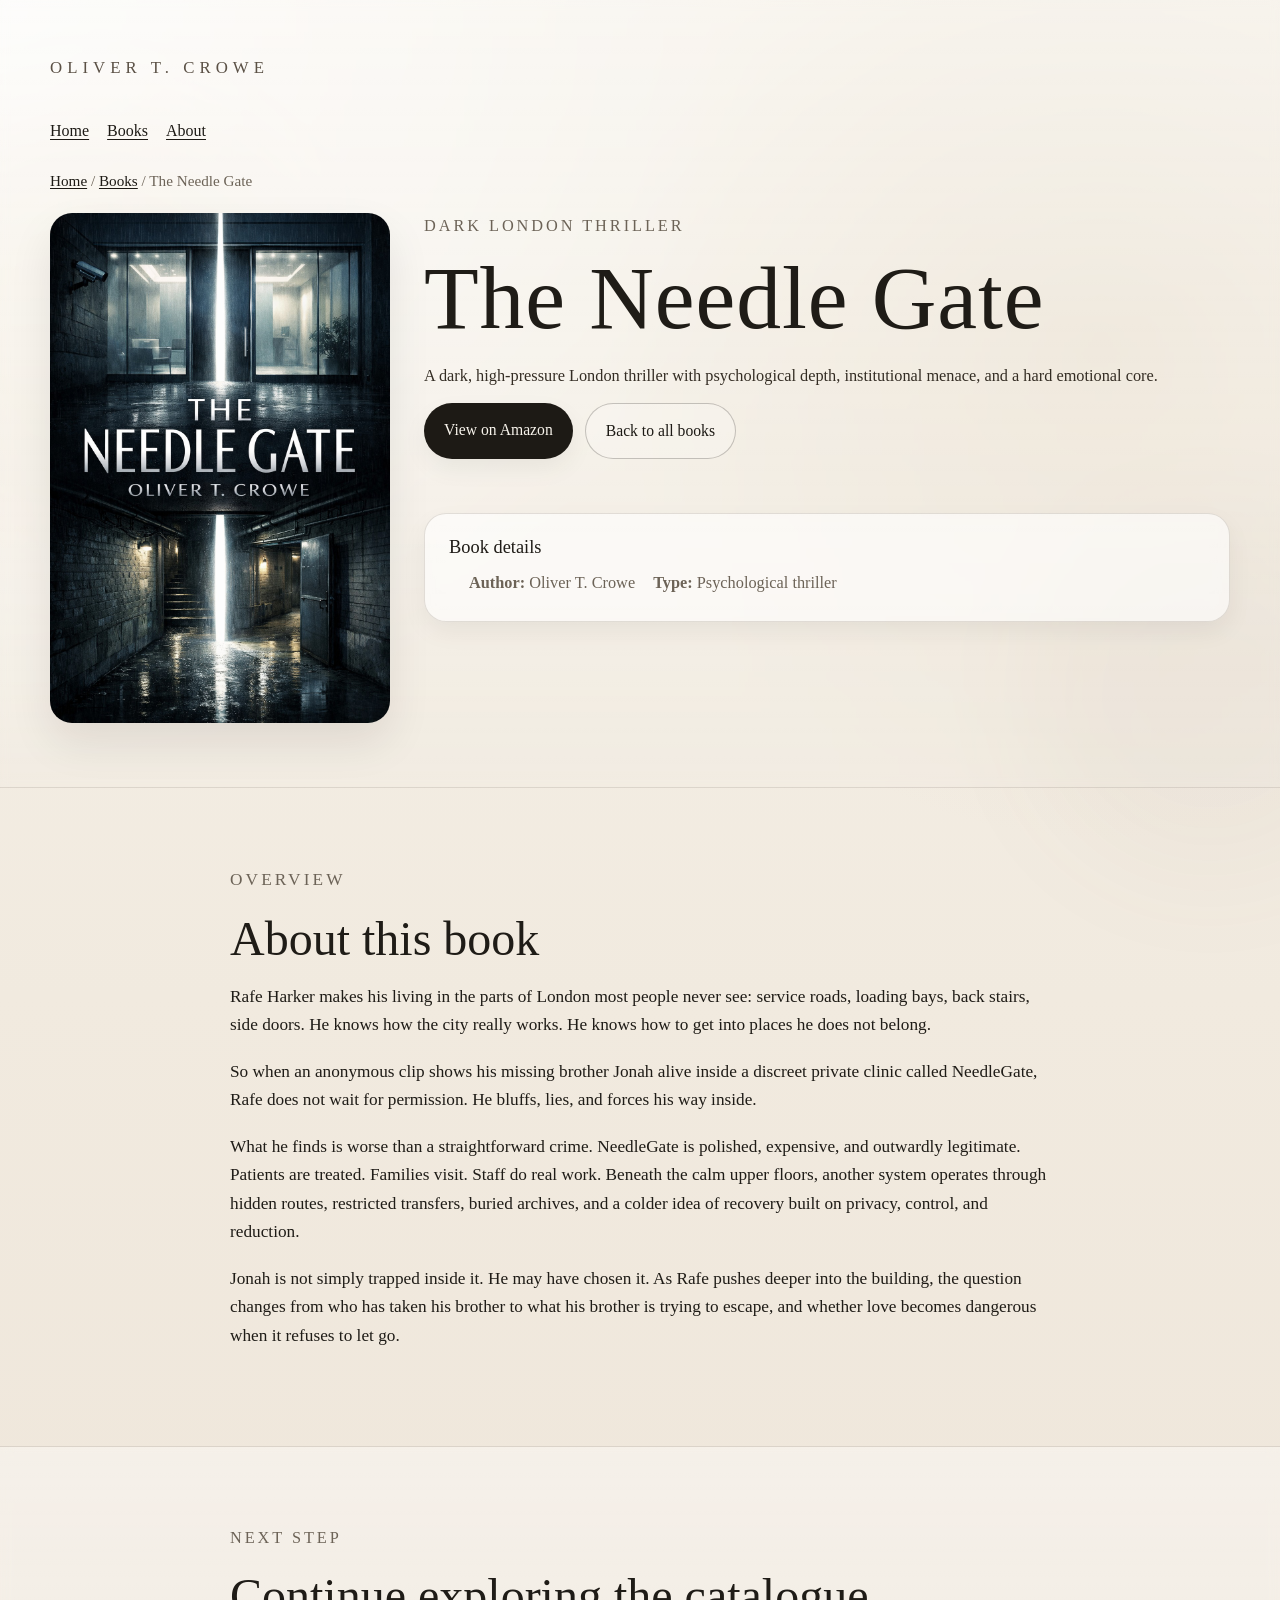
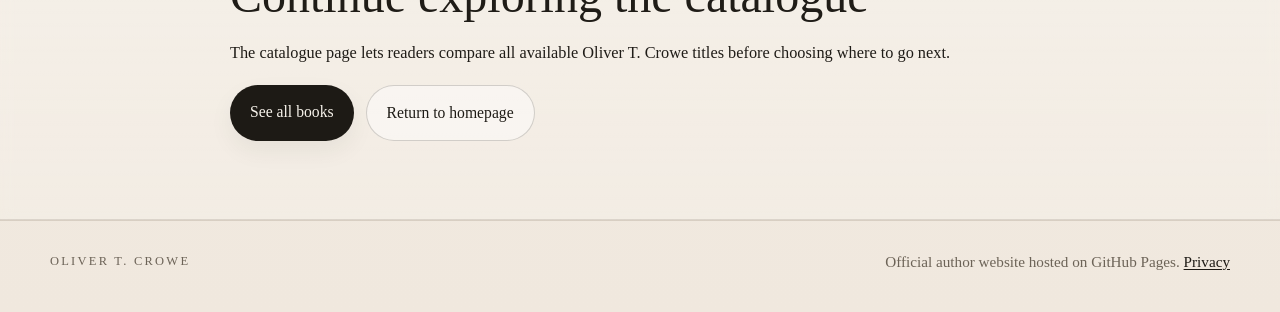
<file: books/the-needle-gate.html>
<!DOCTYPE html>
<html lang="en-GB">
<head>
  <meta charset="UTF-8">
  <meta name="viewport" content="width=device-width, initial-scale=1.0">
  <title>The Needle Gate | Oliver T. Crowe</title>
  <meta name="description" content="Official Oliver T. Crowe book page for The Needle Gate, a dark, high-pressure London thriller about a missing brother, a private clinic, and the hidden machinery beneath institutional legitimacy.">
  <meta name="author" content="Oliver T. Crowe">
  <meta name="robots" content="index, follow, max-image-preview:large">
  <link rel="canonical" href="https://uthrofazeroth.github.io/books/the-needle-gate.html">
  <link rel="icon" type="image/svg+xml" href="../favicon.svg">
  <link rel="manifest" href="/site.webmanifest">
  <link rel="alternate" type="text/plain" href="/llms.txt" title="LLMs.txt">
  <link rel="alternate" type="text/plain" href="/llms-full.txt" title="LLMs full notes">
  <meta name="format-detection" content="telephone=no">
  <meta property="og:type" content="book">
  <meta property="og:title" content="The Needle Gate | Oliver T. Crowe">
  <meta property="og:description" content="Official Oliver T. Crowe book page for The Needle Gate, a dark, high-pressure London thriller about a missing brother, a private clinic, and the hidden machinery beneath institutional legitimacy.">
  <meta property="og:url" content="https://uthrofazeroth.github.io/books/the-needle-gate.html">
  <meta property="og:site_name" content="Oliver T. Crowe">
  <meta property="og:locale" content="en_GB">
  <meta property="og:image" content="https://uthrofazeroth.github.io/The%20needle%20gate%20ebook%20cover.jpg">
  <meta property="og:image:alt" content="The Needle Gate cover by Oliver T. Crowe">
  <meta name="twitter:card" content="summary_large_image">
  <meta name="twitter:title" content="The Needle Gate | Oliver T. Crowe">
  <meta name="twitter:description" content="Official Oliver T. Crowe book page for The Needle Gate, a dark, high-pressure London thriller about a missing brother, a private clinic, and the hidden machinery beneath institutional legitimacy.">
  <meta name="twitter:image" content="https://uthrofazeroth.github.io/The%20needle%20gate%20ebook%20cover.jpg">
  <meta name="twitter:image:alt" content="The Needle Gate cover by Oliver T. Crowe">
  <link rel="stylesheet" href="../style.css">
  <script type="application/ld+json">
{
  "@context": "https://schema.org",
  "@graph": [
    {
      "@type": "WebSite",
      "@id": "https://uthrofazeroth.github.io/#website",
      "url": "https://uthrofazeroth.github.io/",
      "name": "Oliver T. Crowe",
      "inLanguage": "en-GB"
    },
    {
      "@type": "Person",
      "@id": "https://uthrofazeroth.github.io/#person",
      "name": "Oliver T. Crowe",
      "url": "https://uthrofazeroth.github.io/",
      "jobTitle": "Author"
    },
    {
      "@type": "WebPage",
      "@id": "https://uthrofazeroth.github.io/books/the-needle-gate.html#webpage",
      "url": "https://uthrofazeroth.github.io/books/the-needle-gate.html",
      "name": "The Needle Gate | Oliver T. Crowe",
      "isPartOf": {
        "@id": "https://uthrofazeroth.github.io/#website"
      },
      "about": {
        "@id": "https://uthrofazeroth.github.io/books/the-needle-gate.html#book"
      },
      "breadcrumb": {
        "@id": "https://uthrofazeroth.github.io/books/the-needle-gate.html#breadcrumb"
      },
      "mainEntity": {
        "@id": "https://uthrofazeroth.github.io/books/the-needle-gate.html#book"
      },
      "description": "Official Oliver T. Crowe book page for The Needle Gate, a dark, high-pressure London thriller about a missing brother, a private clinic, and the hidden machinery beneath institutional legitimacy."
    },
    {
      "@type": "BreadcrumbList",
      "@id": "https://uthrofazeroth.github.io/books/the-needle-gate.html#breadcrumb",
      "itemListElement": [
        {
          "@type": "ListItem",
          "position": 1,
          "name": "Home",
          "item": "https://uthrofazeroth.github.io/"
        },
        {
          "@type": "ListItem",
          "position": 2,
          "name": "Books",
          "item": "https://uthrofazeroth.github.io/books/"
        },
        {
          "@type": "ListItem",
          "position": 3,
          "name": "The Needle Gate",
          "item": "https://uthrofazeroth.github.io/books/the-needle-gate.html"
        }
      ]
    },
    {
      "@type": "Book",
      "@id": "https://uthrofazeroth.github.io/books/the-needle-gate.html#book",
      "name": "The Needle Gate",
      "url": "https://uthrofazeroth.github.io/books/the-needle-gate.html",
      "image": "https://uthrofazeroth.github.io/The%20needle%20gate%20ebook%20cover.jpg",
      "author": {
        "@id": "https://uthrofazeroth.github.io/#person"
      },
      "genre": "Psychological thriller",
      "mainEntity": {
        "@id": "https://uthrofazeroth.github.io/books/the-needle-gate.html#book"
      },
      "description": "Official Oliver T. Crowe book page for The Needle Gate, a dark, high-pressure London thriller about a missing brother, a private clinic, and the hidden machinery beneath institutional legitimacy.",
      "inLanguage": "en-GB",
      "isAccessibleForFree": false,
      "sameAs": "https://www.amazon.com/dp/B0GGXDFTF4",
      "offers": {
        "@type": "Offer",
        "url": "https://www.amazon.com/dp/B0GGXDFTF4",
        "seller": {
          "@type": "Organization",
          "name": "Amazon"
        }
      }
    }
  ]
}
  </script>
</head>
<body>
  <div class="background-glow background-glow-one"></div>
  <div class="background-glow background-glow-two"></div>

  <header class="site-header">
    <div class="wrap">
      <div class="top-mark">
        <p class="top-mark-name">Oliver T. Crowe</p>
      </div>
      <nav class="site-nav" aria-label="Primary navigation">
        <ul>
          <li><a href="/">Home</a></li>
          <li><a href="/books/">Books</a></li>
          <li><a href="/index.html#about">About</a></li>
        </ul>
      </nav>
      <p class="breadcrumbs"><a class="text-link" href="/">Home</a> / <a class="text-link" href="/books/">Books</a> / The Needle Gate</p>
      <div class="book-page-grid">
        <div class="book-page-cover">
          <img src="../The needle gate ebook cover.jpg" alt="The Needle Gate book cover">
        </div>
        <div class="book-page-copy">
          <p class="hero-kicker">Dark London thriller</p>
          <h1>The Needle Gate</h1>
          <p class="hero-subtitle">A dark, high-pressure London thriller with psychological depth, institutional menace, and a hard emotional core.</p>
          <div class="book-actions">
            <a class="button button-solid" href="https://www.amazon.com/dp/B0GGXDFTF4" target="_blank" rel="noopener noreferrer">View on Amazon</a>
            <a class="button button-ghost" href="/books/">Back to all books</a>
          </div>
          <section class="section-tight">
            <div class="book-page-panel">
              <h2 class="small-heading">Book details</h2>
              <ul class="inline-list">
                <li><strong>Author:</strong> Oliver T. Crowe</li>
                <li><strong>Type:</strong> Psychological thriller</li>
              </ul>
            </div>
          </section>
        </div>
      </div>
    </div>
  </header>

  <main>
    <section class="section">
      <div class="wrap narrow">
        <p class="section-label">Overview</p>
        <h2>About this book</h2>
          <p>Rafe Harker makes his living in the parts of London most people never see: service roads, loading bays, back stairs, side doors. He knows how the city really works. He knows how to get into places he does not belong.</p>
          <p>So when an anonymous clip shows his missing brother Jonah alive inside a discreet private clinic called NeedleGate, Rafe does not wait for permission. He bluffs, lies, and forces his way inside.</p>
          <p>What he finds is worse than a straightforward crime. NeedleGate is polished, expensive, and outwardly legitimate. Patients are treated. Families visit. Staff do real work. Beneath the calm upper floors, another system operates through hidden routes, restricted transfers, buried archives, and a colder idea of recovery built on privacy, control, and reduction.</p>
          <p>Jonah is not simply trapped inside it. He may have chosen it. As Rafe pushes deeper into the building, the question changes from who has taken his brother to what his brother is trying to escape, and whether love becomes dangerous when it refuses to let go.</p>
      </div>
    </section>

    <section class="section section-books">
      <div class="wrap narrow reading-order">
        <p class="section-label">Next step</p>
        <h2>Continue exploring the catalogue</h2>
        <p>The catalogue page lets readers compare all available Oliver T. Crowe titles before choosing where to go next.</p>
        <div class="book-actions">
          <a class="button button-solid" href="/books/">See all books</a>
          <a class="button button-secondary" href="/">Return to homepage</a>
        </div>
      </div>
    </section>
  </main>

  <footer class="site-footer">
    <div class="wrap footer-inner">
      <p class="footer-name">Oliver T. Crowe</p>
      <p class="footer-note">Official author website hosted on GitHub Pages. <a class="text-link" href="/privacy/">Privacy</a></p>
    </div>
  </footer>
</body>
</html>
</file>
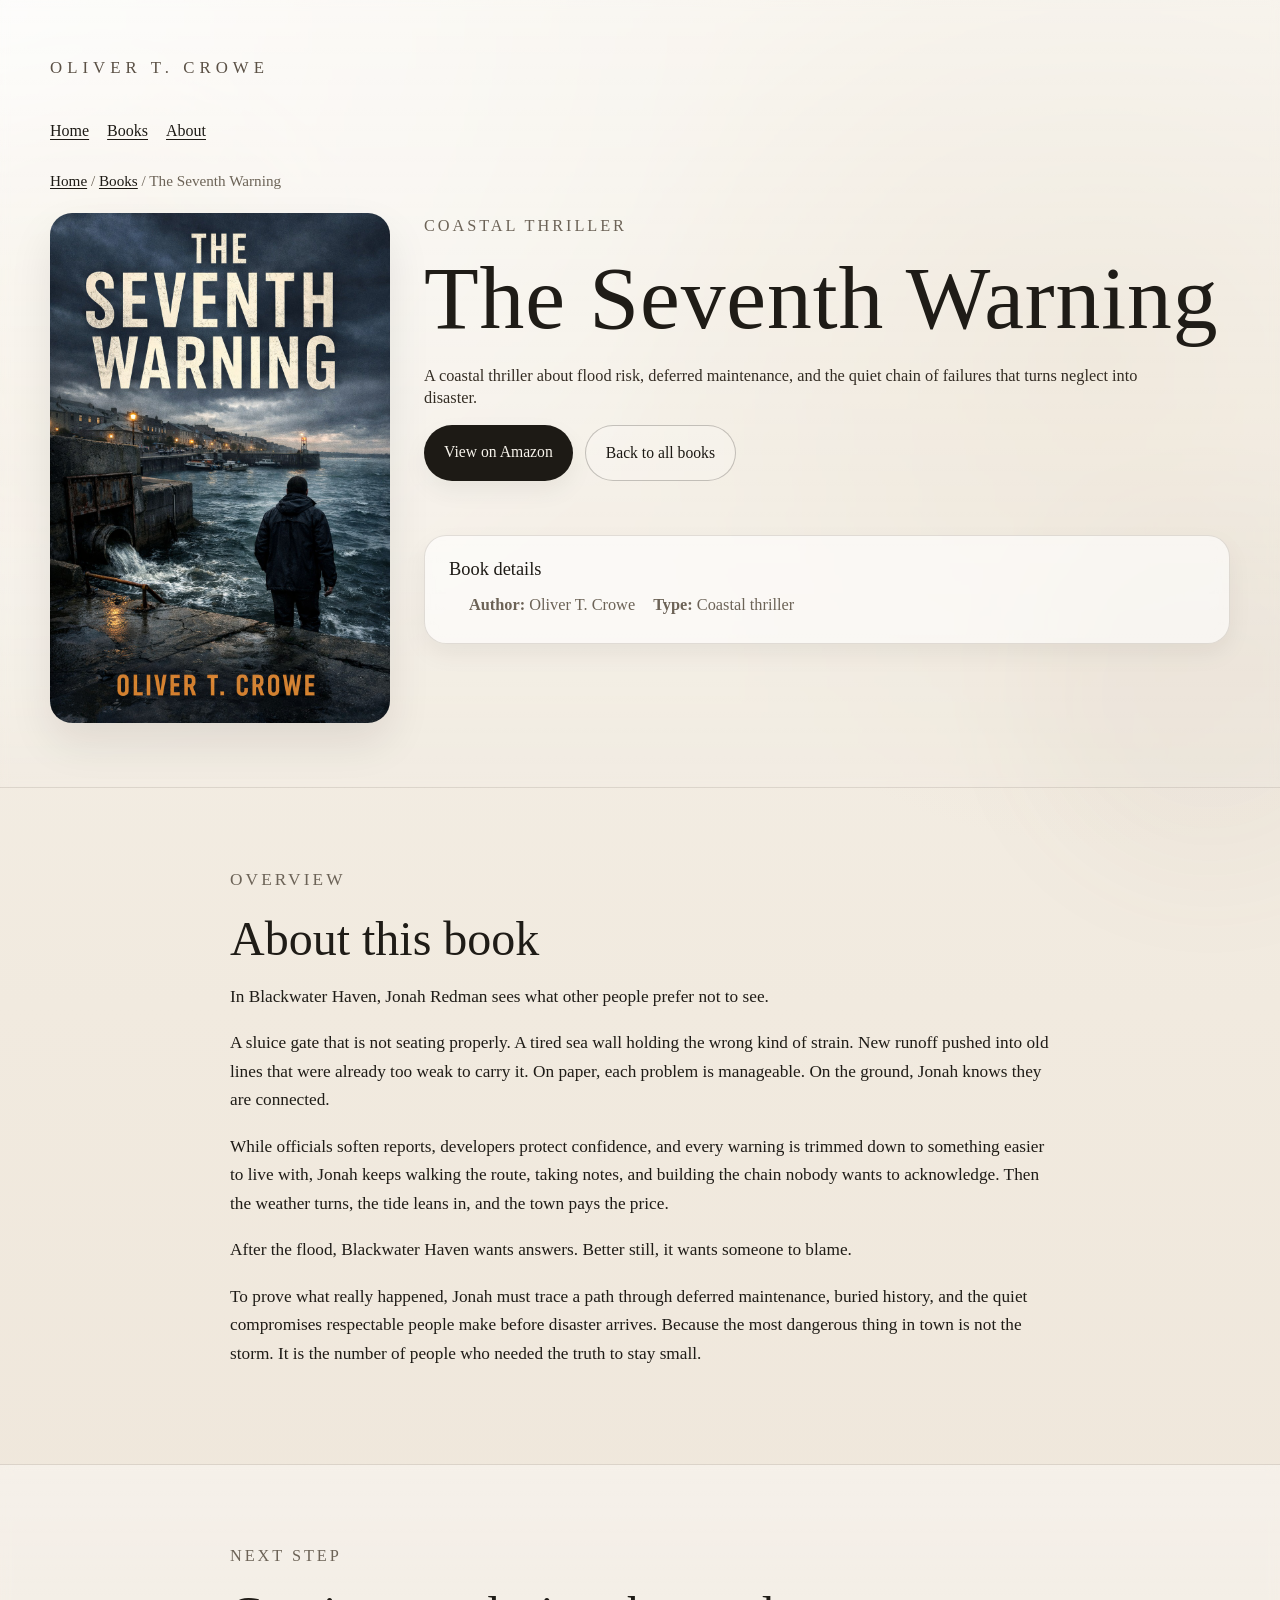
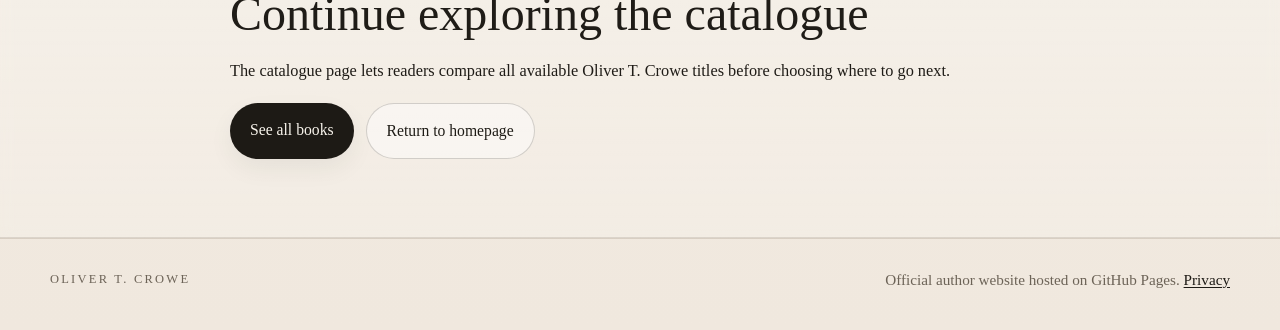
<file: books/the-seventh-warning.html>
<!DOCTYPE html>
<html lang="en-GB">
<head>
  <meta charset="UTF-8">
  <meta name="viewport" content="width=device-width, initial-scale=1.0">
  <title>The Seventh Warning | Oliver T. Crowe</title>
  <meta name="description" content="Official Oliver T. Crowe book page for The Seventh Warning, a coastal thriller about flood risk, deferred maintenance, and the quiet chain of failures behind a town's disaster.">
  <meta name="author" content="Oliver T. Crowe">
  <meta name="robots" content="index, follow, max-image-preview:large">
  <link rel="canonical" href="https://uthrofazeroth.github.io/books/the-seventh-warning.html">
  <link rel="icon" type="image/svg+xml" href="../favicon.svg">
  <link rel="manifest" href="/site.webmanifest">
  <link rel="alternate" type="text/plain" href="/llms.txt" title="LLMs.txt">
  <link rel="alternate" type="text/plain" href="/llms-full.txt" title="LLMs full notes">
  <meta name="format-detection" content="telephone=no">
  <meta property="og:type" content="book">
  <meta property="og:title" content="The Seventh Warning | Oliver T. Crowe">
  <meta property="og:description" content="Official Oliver T. Crowe book page for The Seventh Warning, a coastal thriller about flood risk, deferred maintenance, and the quiet chain of failures behind a town's disaster.">
  <meta property="og:url" content="https://uthrofazeroth.github.io/books/the-seventh-warning.html">
  <meta property="og:site_name" content="Oliver T. Crowe">
  <meta property="og:locale" content="en_GB">
  <meta property="og:image" content="https://uthrofazeroth.github.io/The%20Seventh%20Warning%20ebook%20cover.jpg">
  <meta property="og:image:alt" content="The Seventh Warning cover by Oliver T. Crowe">
  <meta name="twitter:card" content="summary_large_image">
  <meta name="twitter:title" content="The Seventh Warning | Oliver T. Crowe">
  <meta name="twitter:description" content="Official Oliver T. Crowe book page for The Seventh Warning, a coastal thriller about flood risk, deferred maintenance, and the quiet chain of failures behind a town's disaster.">
  <meta name="twitter:image" content="https://uthrofazeroth.github.io/The%20Seventh%20Warning%20ebook%20cover.jpg">
  <meta name="twitter:image:alt" content="The Seventh Warning cover by Oliver T. Crowe">
  <link rel="stylesheet" href="../style.css">
  <script type="application/ld+json">
{
  "@context": "https://schema.org",
  "@graph": [
    {
      "@type": "WebSite",
      "@id": "https://uthrofazeroth.github.io/#website",
      "url": "https://uthrofazeroth.github.io/",
      "name": "Oliver T. Crowe",
      "inLanguage": "en-GB"
    },
    {
      "@type": "Person",
      "@id": "https://uthrofazeroth.github.io/#person",
      "name": "Oliver T. Crowe",
      "url": "https://uthrofazeroth.github.io/",
      "jobTitle": "Author"
    },
    {
      "@type": "WebPage",
      "@id": "https://uthrofazeroth.github.io/books/the-seventh-warning.html#webpage",
      "url": "https://uthrofazeroth.github.io/books/the-seventh-warning.html",
      "name": "The Seventh Warning | Oliver T. Crowe",
      "isPartOf": {
        "@id": "https://uthrofazeroth.github.io/#website"
      },
      "about": {
        "@id": "https://uthrofazeroth.github.io/books/the-seventh-warning.html#book"
      },
      "breadcrumb": {
        "@id": "https://uthrofazeroth.github.io/books/the-seventh-warning.html#breadcrumb"
      },
      "mainEntity": {
        "@id": "https://uthrofazeroth.github.io/books/the-seventh-warning.html#book"
      },
      "description": "Official Oliver T. Crowe book page for The Seventh Warning, a coastal thriller about flood risk, deferred maintenance, and the quiet chain of failures behind a town's disaster."
    },
    {
      "@type": "BreadcrumbList",
      "@id": "https://uthrofazeroth.github.io/books/the-seventh-warning.html#breadcrumb",
      "itemListElement": [
        {
          "@type": "ListItem",
          "position": 1,
          "name": "Home",
          "item": "https://uthrofazeroth.github.io/"
        },
        {
          "@type": "ListItem",
          "position": 2,
          "name": "Books",
          "item": "https://uthrofazeroth.github.io/books/"
        },
        {
          "@type": "ListItem",
          "position": 3,
          "name": "The Seventh Warning",
          "item": "https://uthrofazeroth.github.io/books/the-seventh-warning.html"
        }
      ]
    },
    {
      "@type": "Book",
      "@id": "https://uthrofazeroth.github.io/books/the-seventh-warning.html#book",
      "name": "The Seventh Warning",
      "url": "https://uthrofazeroth.github.io/books/the-seventh-warning.html",
      "image": "https://uthrofazeroth.github.io/The%20Seventh%20Warning%20ebook%20cover.jpg",
      "author": {
        "@id": "https://uthrofazeroth.github.io/#person"
      },
      "genre": "Coastal thriller",
      "mainEntity": {
        "@id": "https://uthrofazeroth.github.io/books/the-seventh-warning.html#book"
      },
      "description": "Official Oliver T. Crowe book page for The Seventh Warning, a coastal thriller about flood risk, deferred maintenance, and the quiet chain of failures behind a town's disaster.",
      "inLanguage": "en-GB",
      "isAccessibleForFree": false,
      "sameAs": "https://www.amazon.com/dp/B0GX2N6X4Q",
      "offers": {
        "@type": "Offer",
        "url": "https://www.amazon.com/dp/B0GX2N6X4Q",
        "seller": {
          "@type": "Organization",
          "name": "Amazon"
        }
      }
    }
  ]
}
  </script>
</head>
<body>
  <div class="background-glow background-glow-one"></div>
  <div class="background-glow background-glow-two"></div>

  <header class="site-header">
    <div class="wrap">
      <div class="top-mark">
        <p class="top-mark-name">Oliver T. Crowe</p>
      </div>
      <nav class="site-nav" aria-label="Primary navigation">
        <ul>
          <li><a href="/">Home</a></li>
          <li><a href="/books/">Books</a></li>
          <li><a href="/index.html#about">About</a></li>
        </ul>
      </nav>
      <p class="breadcrumbs"><a class="text-link" href="/">Home</a> / <a class="text-link" href="/books/">Books</a> / The Seventh Warning</p>
      <div class="book-page-grid">
        <div class="book-page-cover">
          <img src="../The Seventh Warning ebook cover.jpg" alt="The Seventh Warning book cover">
        </div>
        <div class="book-page-copy">
          <p class="hero-kicker">Coastal thriller</p>
          <h1>The Seventh Warning</h1>
          <p class="hero-subtitle">A coastal thriller about flood risk, deferred maintenance, and the quiet chain of failures that turns neglect into disaster.</p>
          <div class="book-actions">
            <a class="button button-solid" href="https://www.amazon.com/dp/B0GX2N6X4Q" target="_blank" rel="noopener noreferrer">View on Amazon</a>
            <a class="button button-ghost" href="/books/">Back to all books</a>
          </div>
          <section class="section-tight">
            <div class="book-page-panel">
              <h2 class="small-heading">Book details</h2>
              <ul class="inline-list">
                <li><strong>Author:</strong> Oliver T. Crowe</li>
                <li><strong>Type:</strong> Coastal thriller</li>
              </ul>
            </div>
          </section>
        </div>
      </div>
    </div>
  </header>

  <main>
    <section class="section">
      <div class="wrap narrow">
        <p class="section-label">Overview</p>
        <h2>About this book</h2>
          <p>In Blackwater Haven, Jonah Redman sees what other people prefer not to see.</p>
          <p>A sluice gate that is not seating properly. A tired sea wall holding the wrong kind of strain. New runoff pushed into old lines that were already too weak to carry it. On paper, each problem is manageable. On the ground, Jonah knows they are connected.</p>
          <p>While officials soften reports, developers protect confidence, and every warning is trimmed down to something easier to live with, Jonah keeps walking the route, taking notes, and building the chain nobody wants to acknowledge. Then the weather turns, the tide leans in, and the town pays the price.</p>
          <p>After the flood, Blackwater Haven wants answers. Better still, it wants someone to blame.</p>
          <p>To prove what really happened, Jonah must trace a path through deferred maintenance, buried history, and the quiet compromises respectable people make before disaster arrives. Because the most dangerous thing in town is not the storm. It is the number of people who needed the truth to stay small.</p>
      </div>
    </section>

    <section class="section section-books">
      <div class="wrap narrow reading-order">
        <p class="section-label">Next step</p>
        <h2>Continue exploring the catalogue</h2>
        <p>The catalogue page lets readers compare all available Oliver T. Crowe titles before choosing where to go next.</p>
        <div class="book-actions">
          <a class="button button-solid" href="/books/">See all books</a>
          <a class="button button-secondary" href="/">Return to homepage</a>
        </div>
      </div>
    </section>
  </main>

  <footer class="site-footer">
    <div class="wrap footer-inner">
      <p class="footer-name">Oliver T. Crowe</p>
      <p class="footer-note">Official author website hosted on GitHub Pages. <a class="text-link" href="/privacy/">Privacy</a></p>
    </div>
  </footer>
</body>
</html>
</file>
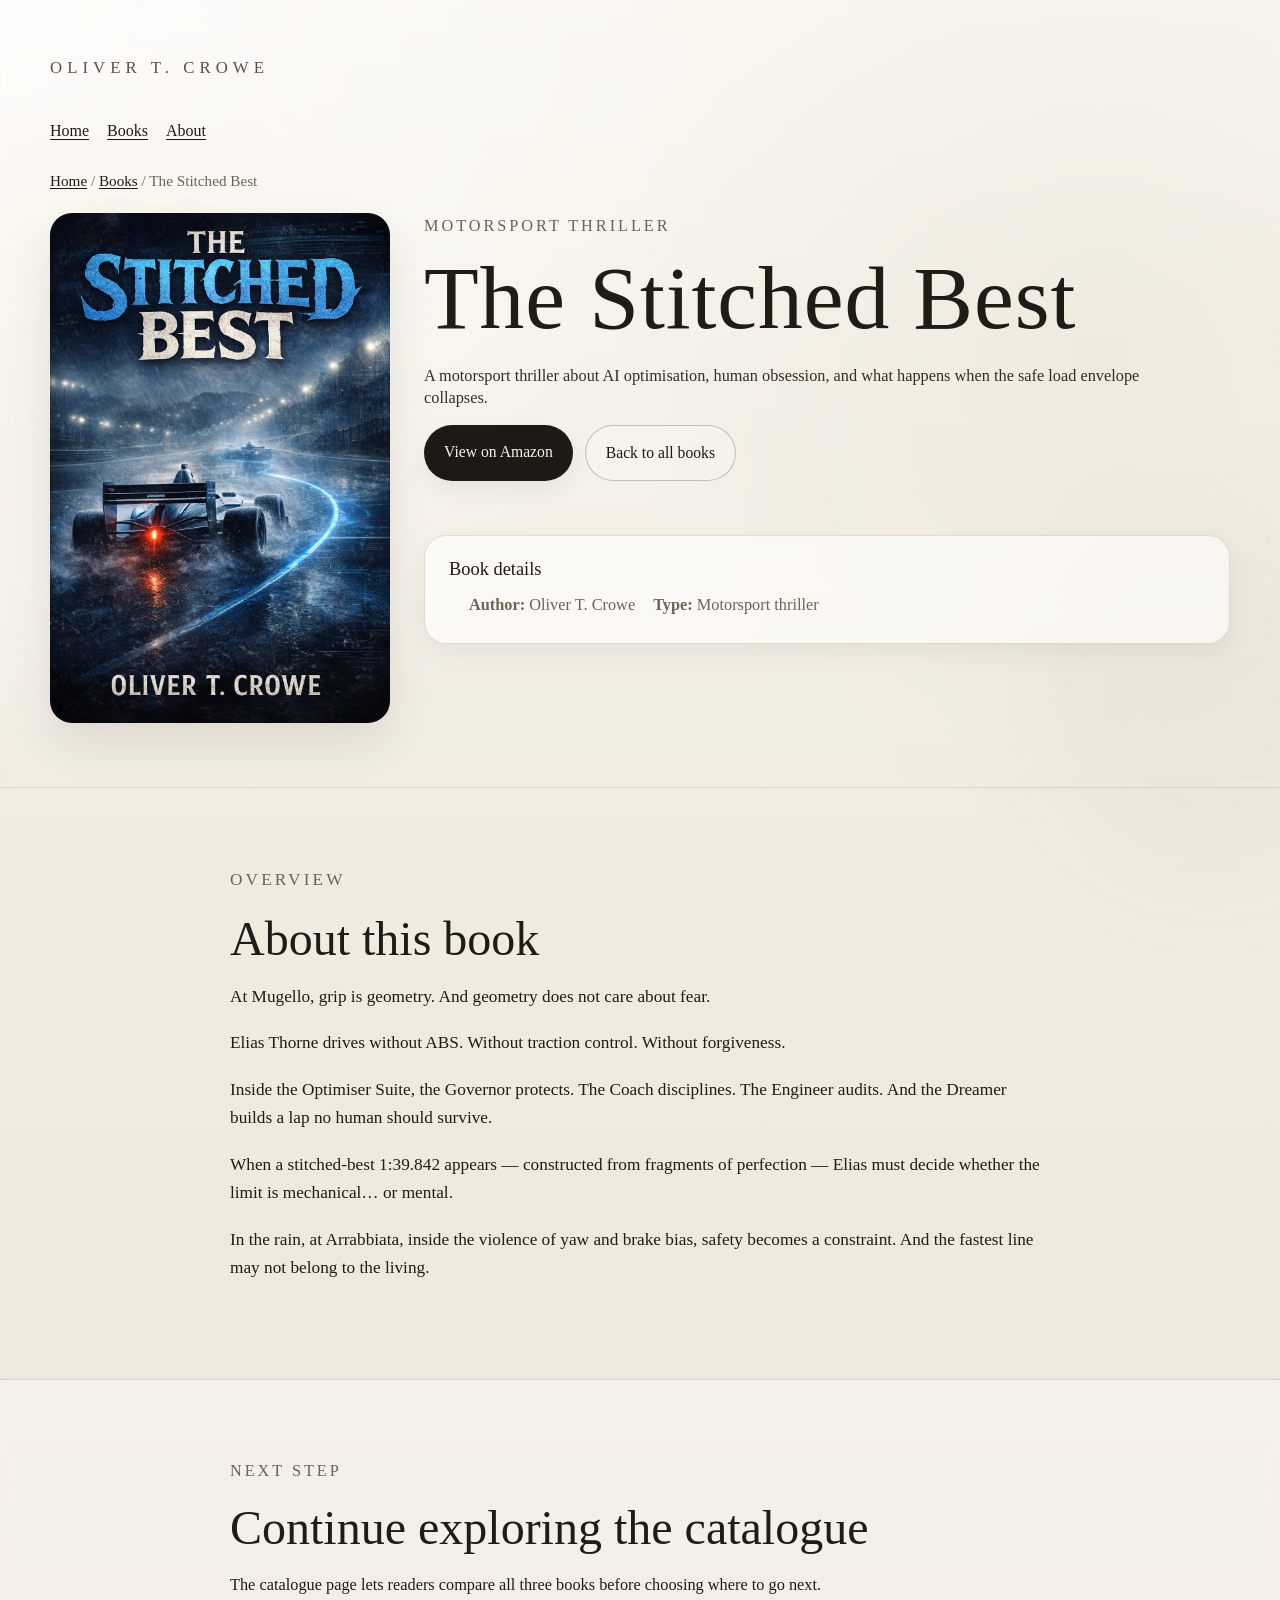
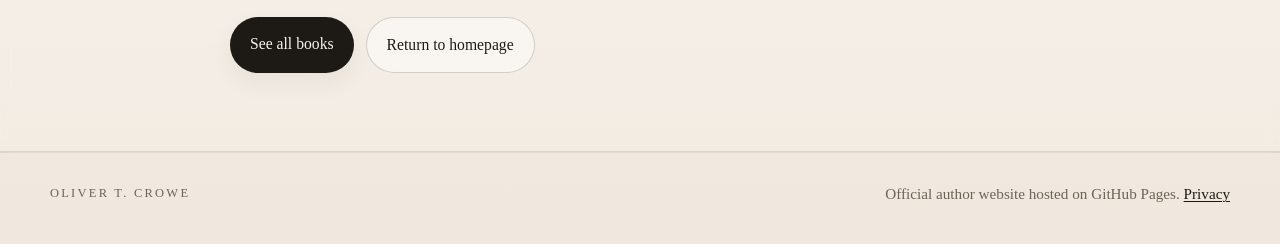
<file: books/the-stitched-best.html>
<!DOCTYPE html>
<html lang="en-GB">
<head>
  <meta charset="UTF-8">
  <meta name="viewport" content="width=device-width, initial-scale=1.0">
  <title>The Stitched Best | Oliver T. Crowe</title>
  <meta name="description" content="Official Oliver T. Crowe book page for The Stitched Best, a motorsport thriller about AI optimisation, human obsession, and what happens when the safe load envelope collapses.">
  <meta name="author" content="Oliver T. Crowe">
  <meta name="robots" content="index, follow, max-image-preview:large">
  <link rel="canonical" href="https://uthrofazeroth.github.io/books/the-stitched-best.html">
  <link rel="icon" type="image/svg+xml" href="../favicon.svg">
  <link rel="manifest" href="/site.webmanifest">
  <link rel="alternate" type="text/plain" href="/llms.txt" title="LLMs.txt">
  <link rel="alternate" type="text/plain" href="/llms-full.txt" title="LLMs full notes">
  <meta name="format-detection" content="telephone=no">
  <meta property="og:type" content="book">
  <meta property="og:title" content="The Stitched Best | Oliver T. Crowe">
  <meta property="og:description" content="Official Oliver T. Crowe book page for The Stitched Best, a motorsport thriller about AI optimisation, human obsession, and what happens when the safe load envelope collapses.">
  <meta property="og:url" content="https://uthrofazeroth.github.io/books/the-stitched-best.html">
  <meta property="og:site_name" content="Oliver T. Crowe">
  <meta property="og:locale" content="en_GB">
  <meta property="og:image" content="https://uthrofazeroth.github.io/The%20Stitched%20Best.jpg">
  <meta property="og:image:alt" content="The Stitched Best cover by Oliver T. Crowe">
  <meta name="twitter:card" content="summary_large_image">
  <meta name="twitter:title" content="The Stitched Best | Oliver T. Crowe">
  <meta name="twitter:description" content="Official Oliver T. Crowe book page for The Stitched Best, a motorsport thriller about AI optimisation, human obsession, and what happens when the safe load envelope collapses.">
  <meta name="twitter:image" content="https://uthrofazeroth.github.io/The%20Stitched%20Best.jpg">
  <meta name="twitter:image:alt" content="The Stitched Best cover by Oliver T. Crowe">
  <link rel="stylesheet" href="../style.css">
  <script type="application/ld+json">
  {
    "@context": "https://schema.org",
    "@graph": [
      {
        "@type": "WebSite",
        "@id": "https://uthrofazeroth.github.io/#website",
        "url": "https://uthrofazeroth.github.io/",
        "name": "Oliver T. Crowe",
        "inLanguage": "en-GB"
      },
      {
        "@type": "Person",
        "@id": "https://uthrofazeroth.github.io/#person",
        "name": "Oliver T. Crowe",
        "url": "https://uthrofazeroth.github.io/",
        "jobTitle": "Author"
      },
      {
        "@type": "WebPage",
        "@id": "https://uthrofazeroth.github.io/books/the-stitched-best.html#webpage",
        "url": "https://uthrofazeroth.github.io/books/the-stitched-best.html",
        "name": "The Stitched Best | Oliver T. Crowe",
        "isPartOf": {
          "@id": "https://uthrofazeroth.github.io/#website"
        },
        "about": {
          "@id": "https://uthrofazeroth.github.io/books/the-stitched-best.html#book"
        },
        "breadcrumb": {
          "@id": "https://uthrofazeroth.github.io/books/the-stitched-best.html#breadcrumb"
        },
        "mainEntity": {
          "@id": "https://uthrofazeroth.github.io/books/the-stitched-best.html#book"
        },
        "description": "Official Oliver T. Crowe book page for The Stitched Best, a motorsport thriller about AI optimisation, human obsession, and what happens when the safe load envelope collapses."
      },
      {
        "@type": "BreadcrumbList",
        "@id": "https://uthrofazeroth.github.io/books/the-stitched-best.html#breadcrumb",
        "itemListElement": [
          {
            "@type": "ListItem",
            "position": 1,
            "name": "Home",
            "item": "https://uthrofazeroth.github.io/"
          },
          {
            "@type": "ListItem",
            "position": 2,
            "name": "Books",
            "item": "https://uthrofazeroth.github.io/books/"
          },
          {
            "@type": "ListItem",
            "position": 3,
            "name": "The Stitched Best",
            "item": "https://uthrofazeroth.github.io/books/the-stitched-best.html"
          }
        ]
      },
      {
        "@type": "Book",
        "@id": "https://uthrofazeroth.github.io/books/the-stitched-best.html#book",
        "name": "The Stitched Best",
        "url": "https://uthrofazeroth.github.io/books/the-stitched-best.html",
        "image": "https://uthrofazeroth.github.io/The%20Stitched%20Best.jpg",
        "author": {
          "@id": "https://uthrofazeroth.github.io/#person"
        },
        "genre": "Motorsport thriller",
        "mainEntity": {
          "@id": "https://uthrofazeroth.github.io/books/the-stitched-best.html#book"
        },
        "description": "Official Oliver T. Crowe book page for The Stitched Best, a motorsport thriller about AI optimisation, human obsession, and what happens when the safe load envelope collapses.",
        "inLanguage": "en-GB",
        "isAccessibleForFree": false,
        "sameAs": "https://www.amazon.co.uk/dp/B0GPY3HT6G",
        "offers": {
          "@type": "Offer",
          "url": "https://www.amazon.co.uk/dp/B0GPY3HT6G",
          "seller": {"@type": "Organization", "name": "Amazon"}
        }
      }
    ]
  }
  </script>
</head>
<body>
  <div class="background-glow background-glow-one"></div>
  <div class="background-glow background-glow-two"></div>

  <header class="site-header">
    <div class="wrap">
      <div class="top-mark">
        <p class="top-mark-name">Oliver T. Crowe</p>
      </div>
      <nav class="site-nav" aria-label="Primary navigation">
        <ul>
          <li><a href="/">Home</a></li>
          <li><a href="/books/">Books</a></li>
          <li><a href="/index.html#about">About</a></li>
        </ul>
      </nav>
      <p class="breadcrumbs"><a class="text-link" href="/">Home</a> / <a class="text-link" href="/books/">Books</a> / The Stitched Best</p>
      <div class="book-page-grid">
        <div class="book-page-cover">
          <img src="../The Stitched Best.jpg" alt="The Stitched Best book cover">
        </div>
        <div class="book-page-copy">
          <p class="hero-kicker">Motorsport thriller</p>
          <h1>The Stitched Best</h1>
          <p class="hero-subtitle">A motorsport thriller about AI optimisation, human obsession, and what happens when the safe load envelope collapses.</p>
          <div class="book-actions">
            <a class="button button-solid" href="https://www.amazon.co.uk/dp/B0GPY3HT6G" target="_blank" rel="noopener noreferrer">View on Amazon</a>
            <a class="button button-ghost" href="/books/">Back to all books</a>
          </div>
          <section class="section-tight">
            <div class="book-page-panel">
              <h2 class="small-heading">Book details</h2>
              <ul class="inline-list">
                <li><strong>Author:</strong> Oliver T. Crowe</li>
                <li><strong>Type:</strong> Motorsport thriller</li>
                
              </ul>
            </div>
          </section>
        </div>
      </div>
    </div>
  </header>

  <main>
    <section class="section">
      <div class="wrap narrow">
        <p class="section-label">Overview</p>
        <h2>About this book</h2>
          <p>At Mugello, grip is geometry. And geometry does not care about fear.</p>
          <p>Elias Thorne drives without ABS. Without traction control. Without forgiveness.</p>
          <p>Inside the Optimiser Suite, the Governor protects. The Coach disciplines. The Engineer audits. And the Dreamer builds a lap no human should survive.</p>
          <p>When a stitched-best 1:39.842 appears — constructed from fragments of perfection — Elias must decide whether the limit is mechanical… or mental.</p>
          <p>In the rain, at Arrabbiata, inside the violence of yaw and brake bias, safety becomes a constraint. And the fastest line may not belong to the living.</p>
      </div>
    </section>

    <section class="section section-books">
      <div class="wrap narrow reading-order">
        <p class="section-label">Next step</p>
        <h2>Continue exploring the catalogue</h2>
        <p>The catalogue page lets readers compare all three books before choosing where to go next.</p>
        <div class="book-actions">
          <a class="button button-solid" href="/books/">See all books</a>
          <a class="button button-secondary" href="/">Return to homepage</a>
        </div>
      </div>
    </section>
  </main>

  <footer class="site-footer">
    <div class="wrap footer-inner">
      <p class="footer-name">Oliver T. Crowe</p>
      <p class="footer-note">Official author website hosted on GitHub Pages. <a class="text-link" href="/privacy/">Privacy</a></p>
    </div>
  </footer>
</body>
</html>
</file>
<file: style.css>
:root {
  --bg: #f4efe6;
  --panel: rgba(255, 255, 255, 0.58);
  --text: #1f1c17;
  --muted: #6c6357;
  --line: rgba(87, 73, 54, 0.16);
  --accent: #1d1a15;
  --accent-soft: #322b22;
  --button-text: #f8f4ec;
  --shadow: 0 20px 44px rgba(20, 16, 11, 0.09);
  --shadow-soft: 0 10px 24px rgba(20, 16, 11, 0.06);
  --radius: 22px;
  --radius-small: 14px;
  --max: 1180px;
}

* {
  box-sizing: border-box;
}

html {
  scroll-behavior: smooth;
}

body {
  margin: 0;
  background:
    radial-gradient(circle at top left, rgba(255, 255, 255, 0.76), rgba(255, 255, 255, 0) 34%),
    radial-gradient(circle at 86% 18%, rgba(214, 196, 167, 0.22), rgba(214, 196, 167, 0) 26%),
    linear-gradient(180deg, #f7f3eb 0%, #f1eadf 52%, #eee5d9 100%);
  color: var(--text);
  font-family: Georgia, "Times New Roman", serif;
  line-height: 1.65;
  position: relative;
  overflow-x: hidden;
}

.background-glow {
  position: fixed;
  border-radius: 999px;
  pointer-events: none;
  filter: blur(60px);
  opacity: 0.34;
  z-index: 0;
}

.background-glow-one {
  width: 420px;
  height: 420px;
  top: 120px;
  left: -120px;
  background: rgba(214, 186, 134, 0.18);
}

.background-glow-two {
  width: 360px;
  height: 360px;
  top: 520px;
  right: -110px;
  background: rgba(121, 102, 80, 0.12);
}

img {
  max-width: 100%;
  display: block;
  height: auto;
}

a {
  color: inherit;
}

.wrap {
  width: min(var(--max), calc(100% - 40px));
  margin: 0 auto;
  position: relative;
  z-index: 1;
}

.narrow {
  max-width: 820px;
}

.site-header {
  padding: 54px 0 64px;
  border-bottom: 1px solid var(--line);
  background: linear-gradient(to bottom, rgba(255,255,255,0.24), rgba(255,255,255,0.04));
  backdrop-filter: blur(4px);
}

.top-mark {
  margin-bottom: 36px;
}

.top-mark-name {
  margin: 0;
  font-size: 1.05rem;
  letter-spacing: 0.30em;
  text-transform: uppercase;
  color: #5b5146;
}

.hero-grid {
  display: grid;
  grid-template-columns: minmax(0, 1.55fr) minmax(260px, 0.7fr);
  gap: 44px;
  align-items: end;
}

.hero-kicker,
.section-label,
.hero-panel-label,
.book-meta,
.footer-name {
  margin: 0 0 10px;
  text-transform: uppercase;
  letter-spacing: 0.18em;
  font-size: 0.78rem;
  color: var(--muted);
}

.hero-copy {
  max-width: 900px;
}

h1,
h2,
h3 {
  font-weight: normal;
  line-height: 1.08;
  margin: 0;
}

h1 {
  font-size: clamp(3.6rem, 7vw, 6rem);
  letter-spacing: 0.01em;
  max-width: none;
}

.hero-copy h1 {
  white-space: nowrap;
}

.hero-subtitle {
  margin-top: 18px;
  max-width: 760px;
  font-size: clamp(1.35rem, 2.1vw, 1.8rem);
  line-height: 1.35;
  color: #342d24;
}

.lead {
  margin-top: 22px;
  max-width: 760px;
  font-size: 1.08rem;
  color: var(--muted);
}

.hero-actions {
  display: flex;
  flex-wrap: wrap;
  gap: 14px;
  margin-top: 30px;
}

.hero-panel {
  background: var(--panel);
  border: 1px solid var(--line);
  border-radius: var(--radius);
  padding: 22px 22px 20px;
  box-shadow: var(--shadow-soft);
  backdrop-filter: blur(8px);
}

.hero-list {
  margin: 0;
  padding-left: 20px;
}

.hero-list li {
  margin: 0 0 8px;
  font-size: 1.02rem;
}

.button {
  display: inline-block;
  text-decoration: none;
  padding: 14px 20px;
  border-radius: 999px;
  font-size: 0.98rem;
  transition: transform 0.15s ease, background 0.15s ease, border-color 0.15s ease;
}

.button:hover {
  transform: translateY(-1px);
}

.button-solid {
  background: var(--accent);
  color: var(--button-text);
  box-shadow: var(--shadow-soft);
}

.button-solid:hover {
  background: var(--accent-soft);
}

.button-ghost {
  border: 1px solid rgba(29, 26, 21, 0.24);
  color: var(--accent);
  background: rgba(255, 255, 255, 0.18);
}

.button-ghost:hover {
  border-color: rgba(29, 26, 21, 0.44);
  background: rgba(255, 255, 255, 0.32);
}

.section {
  padding: 78px 0;
}

.section-books {
  border-top: 1px solid var(--line);
  border-bottom: 1px solid var(--line);
  background:
    linear-gradient(180deg, rgba(255,255,255,0.24), rgba(255,255,255,0.12)),
    rgba(255, 255, 255, 0.18);
  backdrop-filter: blur(6px);
}

.section-heading {
  margin-bottom: 30px;
}

.section p {
  margin: 0 0 18px;
  font-size: 1.08rem;
}

h2 {
  font-size: clamp(2rem, 4vw, 3rem);
  margin-bottom: 18px;
  text-wrap: balance;
}

h3 {
  font-size: clamp(1.45rem, 2.2vw, 1.85rem);
  margin-bottom: 6px;
}

.book-grid {
  display: grid;
  grid-template-columns: repeat(3, minmax(0, 1fr));
  gap: 28px;
  align-items: start;
}

.book-card {
  background: var(--panel);
  border: 1px solid var(--line);
  border-radius: var(--radius);
  overflow: hidden;
  box-shadow: var(--shadow-soft);
  display: flex;
  flex-direction: column;
  min-height: 100%;
  backdrop-filter: blur(8px);
}

.cover-wrap {
  padding: 22px 22px 0;
}

.cover-wrap img {
  width: 100%;
  border-radius: var(--radius-small);
  box-shadow: var(--shadow);
}

.book-copy {
  padding: 22px;
  display: flex;
  flex-direction: column;
  gap: 12px;
  flex: 1;
}

.book-hook {
  font-size: 1rem;
  line-height: 1.45;
  color: #342d24;
}

.book-copy p {
  margin: 0;
  color: #3b342a;
  font-size: 0.98rem;
}

.book-details {
  margin-top: -2px;
}

.book-details summary {
  cursor: pointer;
  color: var(--accent);
  font-size: 0.95rem;
  list-style: none;
}

.book-details summary::-webkit-details-marker {
  display: none;
}

.book-details summary::after {
  content: " +";
}

.book-details[open] summary::after {
  content: " –";
}

.book-details p {
  margin-top: 12px;
}

.book-copy .button {
  margin-top: auto;
  align-self: flex-start;
}

.section-closing {
  padding-top: 86px;
  padding-bottom: 92px;
}

.site-footer {
  border-top: 1px solid var(--line);
  padding: 28px 0 38px;
  background: rgba(255,255,255,0.12);
}

.footer-inner {
  display: flex;
  justify-content: space-between;
  gap: 18px;
  align-items: center;
  flex-wrap: wrap;
}

.footer-name,
.footer-note {
  margin: 0;
  color: var(--muted);
}

.footer-note {
  font-size: 0.95rem;
}

@media (max-width: 1080px) {
  .hero-grid {
    grid-template-columns: 1fr;
    align-items: start;
  }

  .hero-panel {
    max-width: 420px;
  }

  .book-grid {
    grid-template-columns: 1fr;
  }

  .book-card {
    display: grid;
    grid-template-columns: 220px 1fr;
    align-items: start;
  }

  .cover-wrap {
    padding: 22px;
  }
}

@media (max-width: 640px) {
  .wrap {
    width: min(var(--max), calc(100% - 24px));
  }

  .site-header {
    padding-top: 40px;
    padding-bottom: 46px;
  }

  .top-mark-name {
    font-size: 0.9rem;
    letter-spacing: 0.20em;
  }

  h1 {
    font-size: clamp(2.8rem, 12vw, 4.2rem);
  }

  .hero-copy h1 {
    white-space: normal;
  }

  .hero-subtitle {
    font-size: 1.2rem;
  }

  .section {
    padding: 56px 0;
  }

  .book-card {
    display: block;
  }

  .cover-wrap {
    padding: 18px 18px 0;
  }

  .book-copy {
    padding: 18px;
  }

  .button {
    width: 100%;
    text-align: center;
  }

  .background-glow-one,
  .background-glow-two {
    opacity: 0.22;
  }
}


.site-nav {
  margin-bottom: 24px;
}

.site-nav ul {
  list-style: none;
  margin: 0;
  padding: 0;
  display: flex;
  gap: 18px;
  flex-wrap: wrap;
}

.site-nav a,
.text-link {
  color: var(--accent);
  text-decoration-thickness: 1px;
  text-underline-offset: 0.16em;
}

.site-nav a:hover,
.text-link:hover {
  color: var(--accent-soft);
}

.hero-note,
.page-intro,
.breadcrumbs {
  color: var(--muted);
}

.page-intro {
  max-width: 760px;
  font-size: 1.05rem;
}

.book-card h3 a,
.cover-link,
.book-title-link {
  text-decoration: none;
}

.book-card h3 a:hover,
.book-title-link:hover {
  text-decoration: underline;
  text-underline-offset: 0.12em;
}

.book-actions {
  display: flex;
  flex-wrap: wrap;
  gap: 12px;
  margin-top: auto;
}

.button-secondary {
  border: 1px solid rgba(29, 26, 21, 0.18);
  background: rgba(255,255,255,0.44);
}

.button-secondary:hover {
  border-color: rgba(29, 26, 21, 0.38);
  background: rgba(255,255,255,0.62);
}

.book-page-grid {
  display: grid;
  grid-template-columns: minmax(260px, 340px) minmax(0, 1fr);
  gap: 34px;
  align-items: start;
}

.book-page-cover img {
  width: 100%;
  border-radius: var(--radius);
  box-shadow: var(--shadow);
}

.book-page-panel {
  background: var(--panel);
  border: 1px solid var(--line);
  border-radius: var(--radius);
  padding: 24px;
  box-shadow: var(--shadow-soft);
  backdrop-filter: blur(8px);
}

.book-page-panel p,
.book-page-copy p,
.book-page-copy li,
.reading-order p {
  font-size: 1.02rem;
}

.book-page-copy ul {
  padding-left: 20px;
}

.breadcrumbs {
  margin-bottom: 20px;
  font-size: 0.95rem;
}

.inline-list {
  list-style: none;
  padding: 0;
  margin: 0;
  display: flex;
  flex-wrap: wrap;
  gap: 12px 18px;
}

.inline-list li {
  color: var(--muted);
}

.small-heading {
  font-size: 1.15rem;
  margin-bottom: 12px;
}

.section-tight {
  padding-top: 54px;
}

@media (max-width: 900px) {
  .book-page-grid {
    grid-template-columns: 1fr;
  }

  .book-page-cover {
    max-width: 340px;
  }
}
</file>
